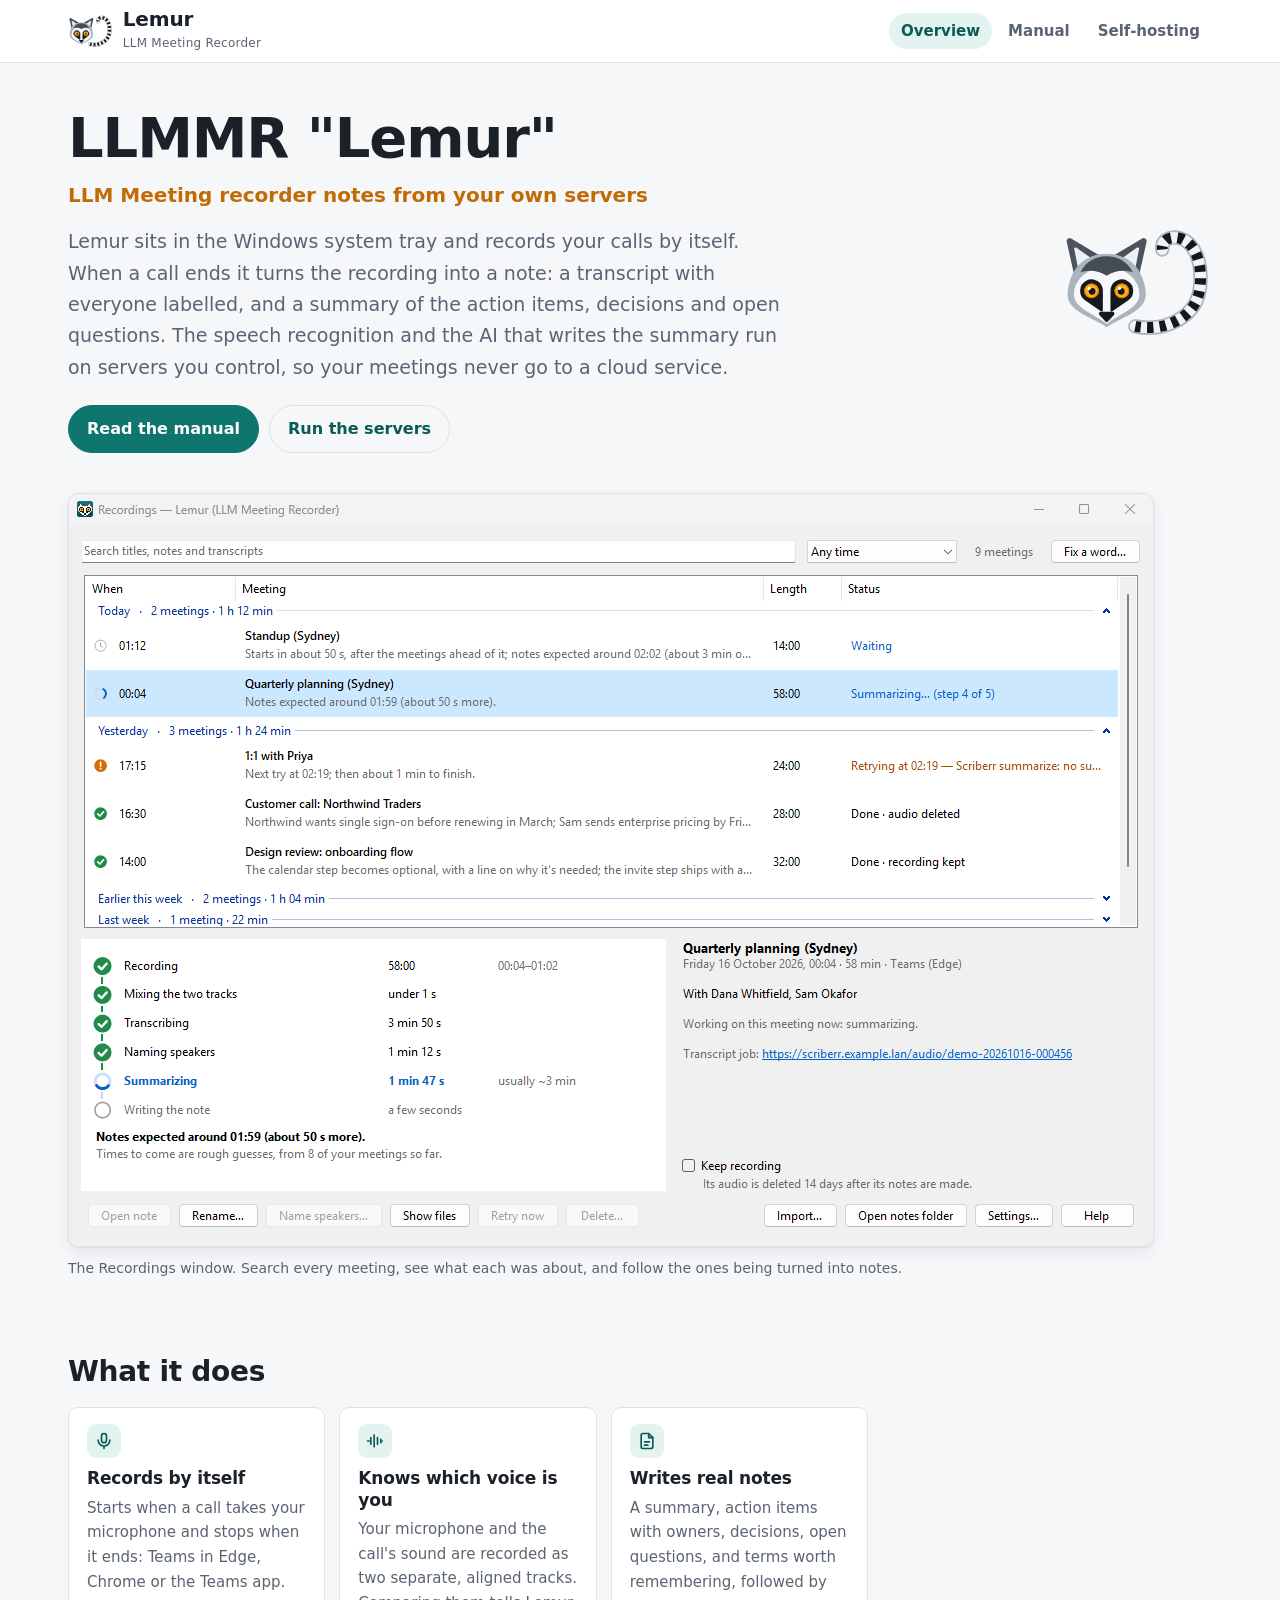
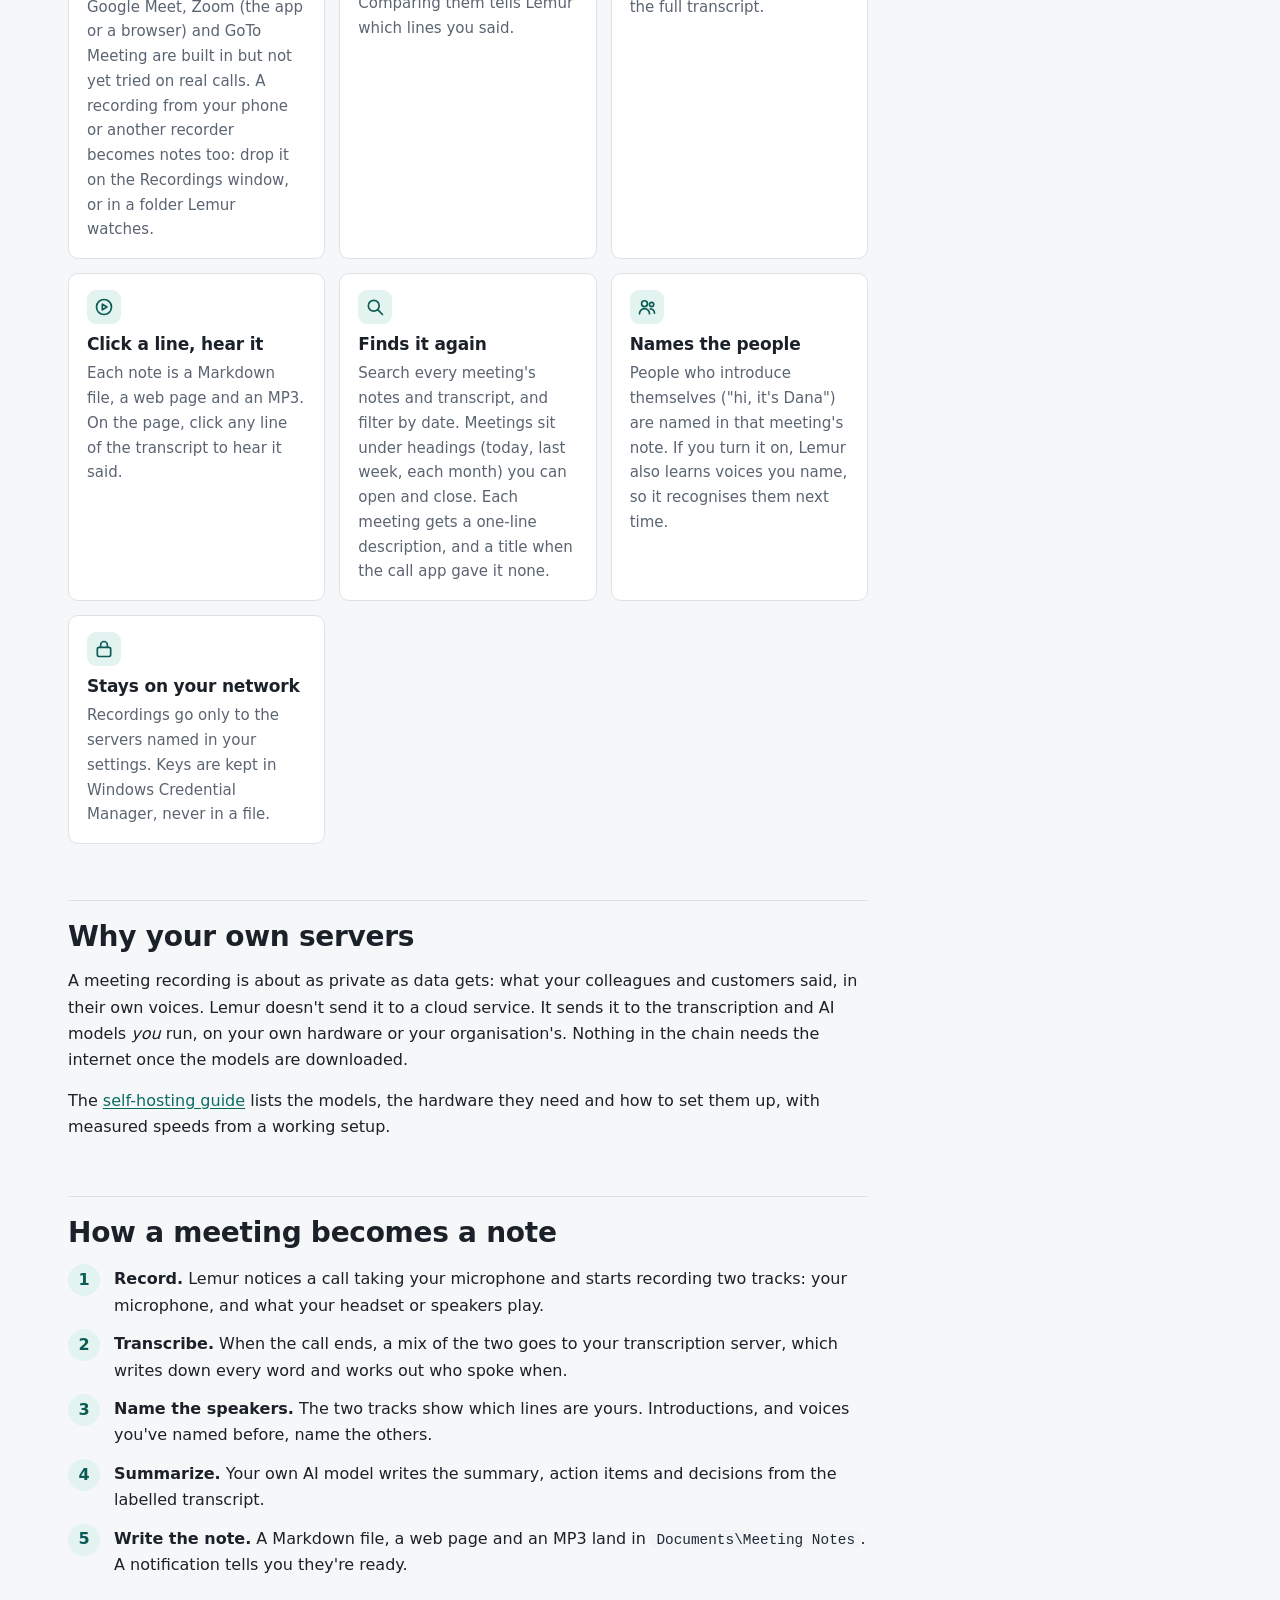
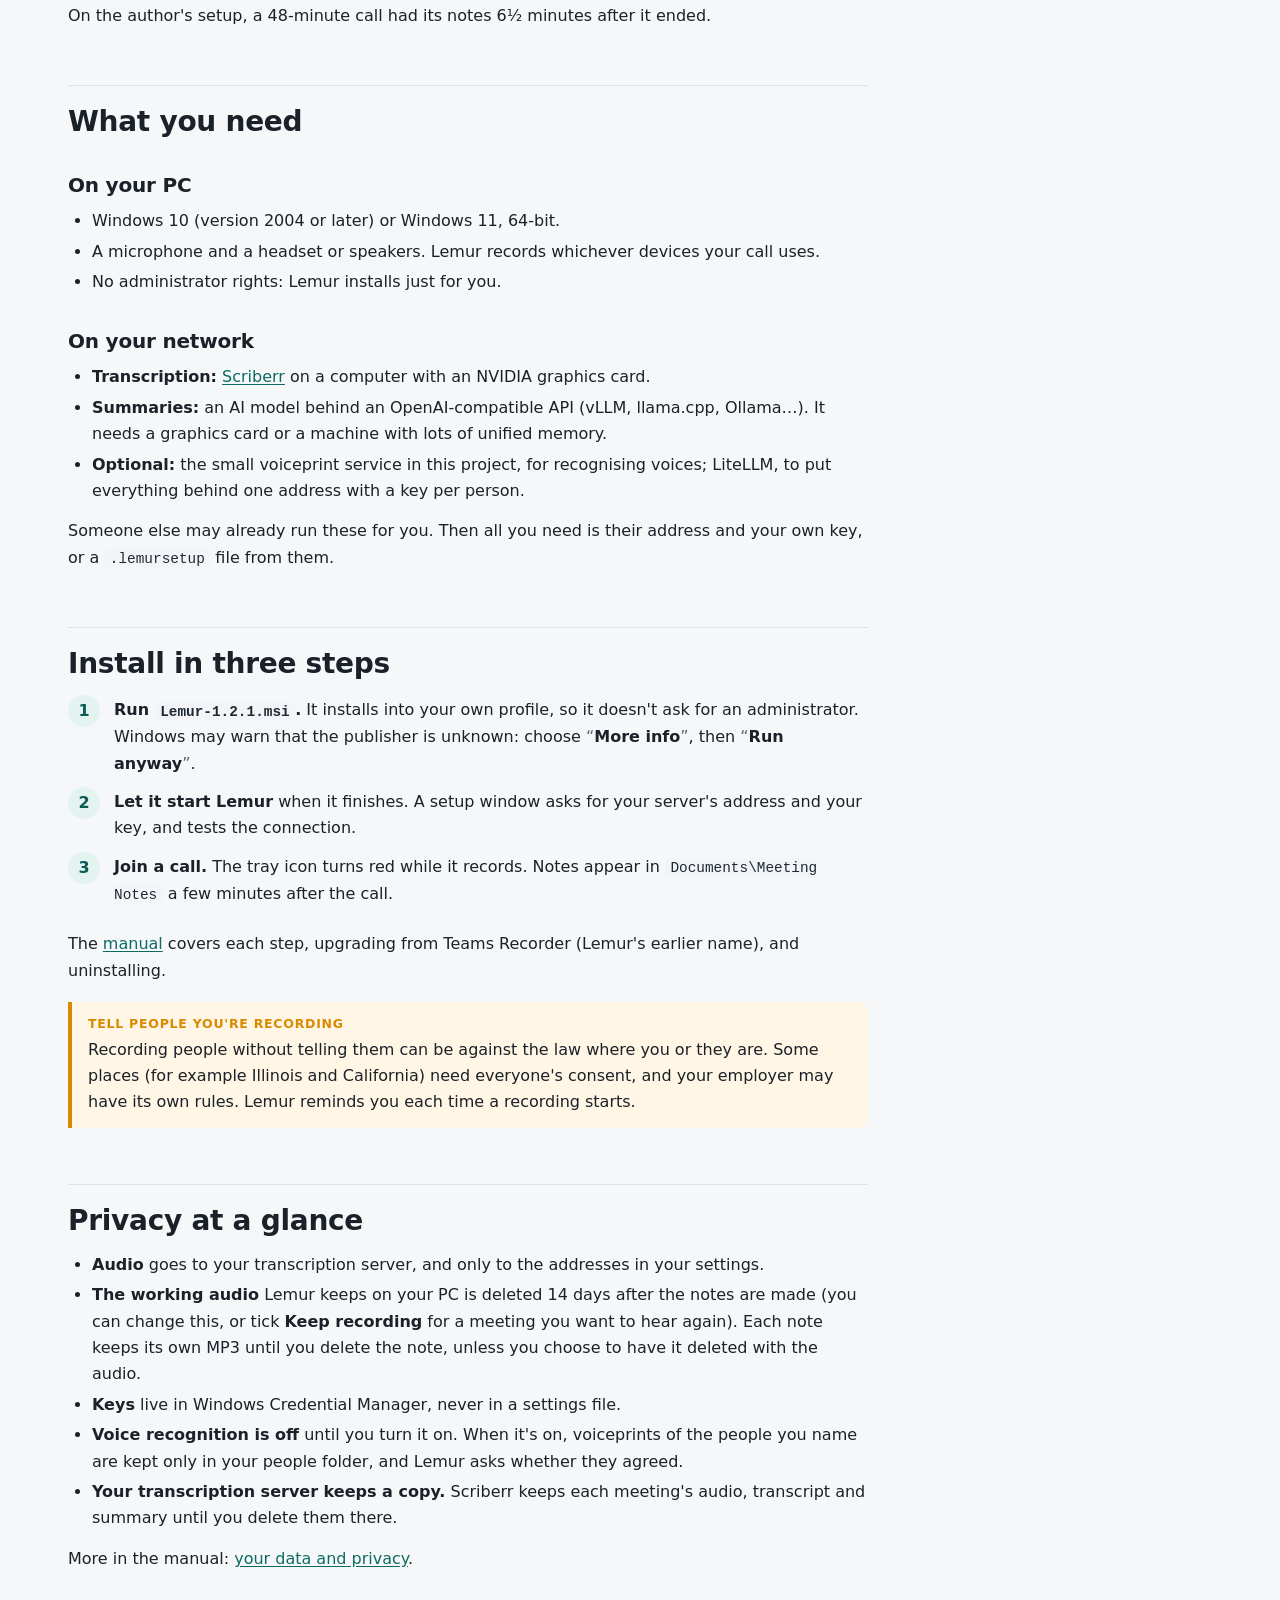
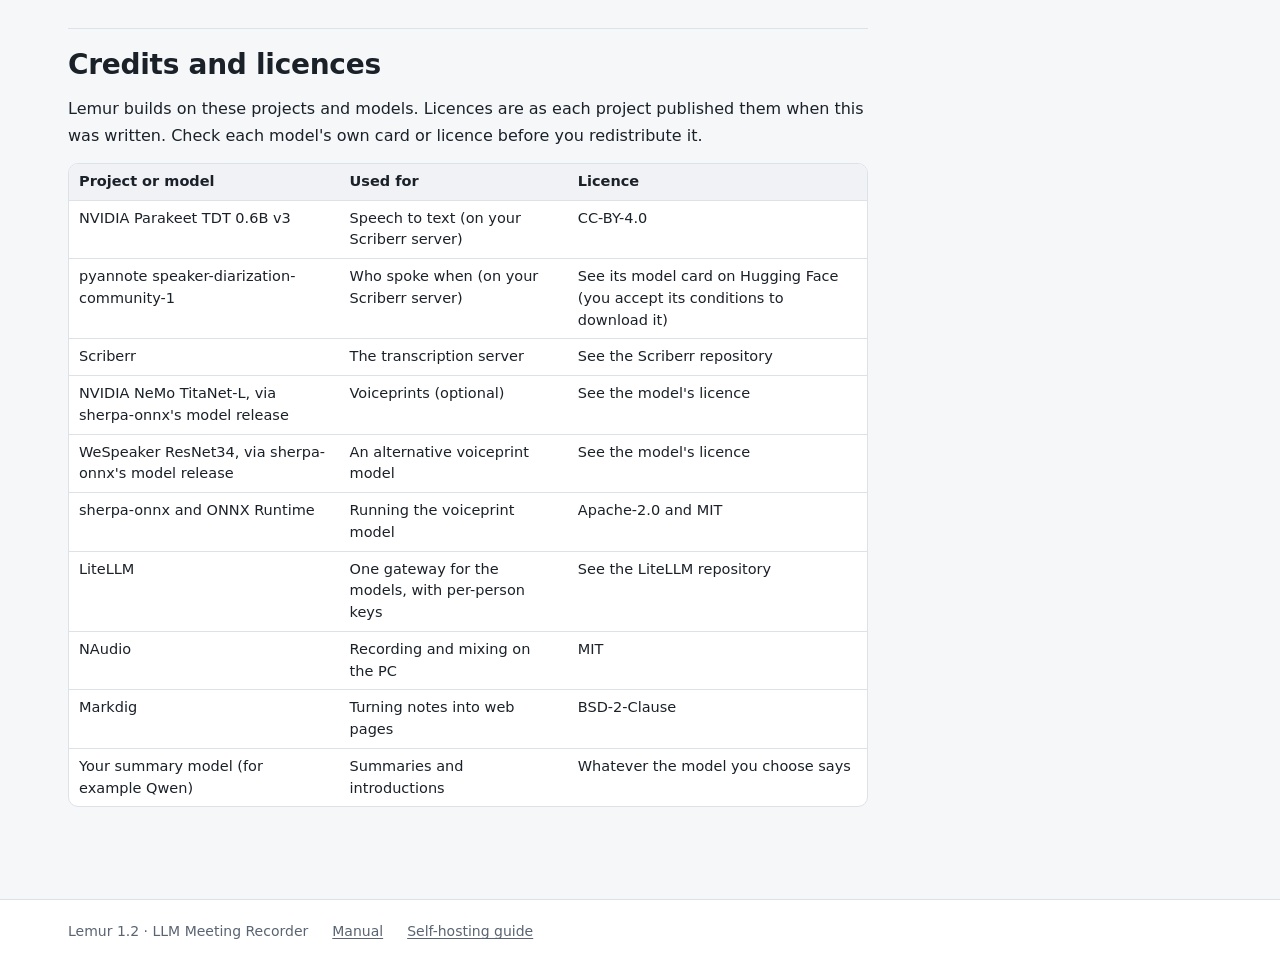
<file: docs/help/index.html>
<!doctype html>
<html lang="en">
<head>
<meta charset="utf-8">
<meta name="viewport" content="width=device-width, initial-scale=1">
<title>Lemur Overview</title>
<meta name="description" content="Lemur, the LLM Meeting Recorder: records your calls and in-person meetings on Windows and turns them into meeting notes on servers you run.">
<link rel="icon" href="img/lemur-icon.svg">
<link rel="stylesheet" href="site.css">
</head>
<body>
<a class="skip-link" href="#main">Skip to content</a>
<header class="site-header">
  <div class="inner">
    <a class="brand" href="index.html">
      <img src="img/lemur-logo.svg" alt="">
      <span><span class="name">Lemur</span><span class="brand-sub">LLM Meeting Recorder</span></span>
    </a>
    <nav class="site-nav" aria-label="Help pages">
      <a href="index.html" aria-current="page">Overview</a>
      <a href="manual.html">Manual</a>
      <a href="self-hosting.html">Self-hosting</a>
    </nav>
  </div>
</header>

<main id="main" class="page">
  <section class="hero">
    <div>
      <h1>LLMMR "Lemur"</h1>
      <p class="subtitle">LLM Meeting recorder notes from your own servers</p>
      <p class="lead">Lemur sits in the Windows system tray and records your calls by itself. When a call ends it turns
        the recording into a note: a transcript with everyone labelled, and a summary of the action items, decisions and
        open questions. The speech recognition and the AI that writes the summary run on servers you control, so your
        meetings never go to a cloud service.</p>
      <div class="actions">
        <a class="btn" href="manual.html">Read the manual</a>
        <a class="btn secondary" href="self-hosting.html">Run the servers</a>
      </div>
    </div>
    <img class="logo-big" src="img/lemur-logo.svg" alt="">
  </section>

  <figure>
    <img src="img/recordings.png" alt="The Recordings window: a search box and date filter over a list of meetings under headings (Today, Yesterday, Earlier this week, Last week), each meeting with its title and a line on what it was about. The selected one is being summarized, and its timeline shows mixing, transcribing and naming speakers done, summarizing in progress, and writing the note still to come.">
    <figcaption>The Recordings window. Search every meeting, see what each was about, and follow the ones being turned into notes.</figcaption>
  </figure>

  <div class="prose">
    <h2 id="features">What it does</h2>
    <div class="cards">
      <div class="card">
        <span class="glyph" aria-hidden="true"><svg viewBox="0 0 24 24" fill="none" stroke="currentColor" stroke-width="2" stroke-linecap="round" stroke-linejoin="round"><rect x="9" y="3" width="6" height="11" rx="3"/><path d="M5 11a7 7 0 0 0 14 0M12 18v3"/></svg></span>
        <h3>Records by itself</h3>
        <p>Starts when a call takes your microphone and stops when it ends: Teams in Edge, Chrome or the Teams app. Google Meet, Zoom (the app or a browser) and GoTo Meeting are built in but not yet tried on real calls. A recording from your phone or another recorder becomes notes too: drop it on the Recordings window, or in a folder Lemur watches.</p>
      </div>
      <div class="card">
        <span class="glyph" aria-hidden="true"><svg viewBox="0 0 24 24" fill="none" stroke="currentColor" stroke-width="2" stroke-linecap="round" stroke-linejoin="round"><path d="M3 12h2M7 8v8M11 5v14M15 8v8M19 10v4M21 12h0"/></svg></span>
        <h3>Knows which voice is you</h3>
        <p>Your microphone and the call's sound are recorded as two separate, aligned tracks. Comparing them tells Lemur which lines you said.</p>
      </div>
      <div class="card">
        <span class="glyph" aria-hidden="true"><svg viewBox="0 0 24 24" fill="none" stroke="currentColor" stroke-width="2" stroke-linecap="round" stroke-linejoin="round"><path d="M14 3H7a2 2 0 0 0-2 2v14a2 2 0 0 0 2 2h10a2 2 0 0 0 2-2V8z"/><path d="M14 3v5h5M9 13h6M9 17h4"/></svg></span>
        <h3>Writes real notes</h3>
        <p>A summary, action items with owners, decisions, open questions, and terms worth remembering, followed by the full transcript.</p>
      </div>
      <div class="card">
        <span class="glyph" aria-hidden="true"><svg viewBox="0 0 24 24" fill="none" stroke="currentColor" stroke-width="2" stroke-linecap="round" stroke-linejoin="round"><circle cx="12" cy="12" r="9"/><path d="M10 8.5v7l5.5-3.5z"/></svg></span>
        <h3>Click a line, hear it</h3>
        <p>Each note is a Markdown file, a web page and an MP3. On the page, click any line of the transcript to hear it said.</p>
      </div>
      <div class="card">
        <span class="glyph" aria-hidden="true"><svg viewBox="0 0 24 24" fill="none" stroke="currentColor" stroke-width="2" stroke-linecap="round" stroke-linejoin="round"><circle cx="10.5" cy="10.5" r="6.5"/><path d="M15.5 15.5L21 21"/></svg></span>
        <h3>Finds it again</h3>
        <p>Search every meeting's notes and transcript, and filter by date. Meetings sit under headings (today, last week,
          each month) you can open and close. Each meeting gets a one-line description, and a title when the call app gave
          it none.</p>
      </div>
      <div class="card">
        <span class="glyph" aria-hidden="true"><svg viewBox="0 0 24 24" fill="none" stroke="currentColor" stroke-width="2" stroke-linecap="round" stroke-linejoin="round"><circle cx="9" cy="8" r="3.5"/><path d="M3 20c0-3.3 2.7-6 6-6s6 2.7 6 6"/><circle cx="17.5" cy="9" r="2.5"/><path d="M16 14.2c2.9.1 5 2.4 5 5.3"/></svg></span>
        <h3>Names the people</h3>
        <p>People who introduce themselves ("hi, it's Dana") are named in that meeting's note. If you turn it on, Lemur also learns voices you name, so it recognises them next time.</p>
      </div>
      <div class="card">
        <span class="glyph" aria-hidden="true"><svg viewBox="0 0 24 24" fill="none" stroke="currentColor" stroke-width="2" stroke-linecap="round" stroke-linejoin="round"><rect x="4" y="10" width="16" height="11" rx="2"/><path d="M8 10V7a4 4 0 0 1 8 0v3"/></svg></span>
        <h3>Stays on your network</h3>
        <p>Recordings go only to the servers named in your settings. Keys are kept in Windows Credential Manager, never in a file.</p>
      </div>
    </div>

    <h2 id="why-local">Why your own servers</h2>
    <p>A meeting recording is about as private as data gets: what your colleagues and customers said, in their own voices.
      Lemur doesn't send it to a cloud service. It sends it to the transcription and AI models <em>you</em> run, on your
      own hardware or your organisation's. Nothing in the chain needs the internet once the models are downloaded.</p>
    <p>The <a href="self-hosting.html">self-hosting guide</a> lists the models, the hardware they need and how to set them
      up, with measured speeds from a working setup.</p>

    <h2 id="how">How a meeting becomes a note</h2>
    <ol class="numbered">
      <li><strong>Record.</strong> Lemur notices a call taking your microphone and starts recording two tracks: your
        microphone, and what your headset or speakers play.</li>
      <li><strong>Transcribe.</strong> When the call ends, a mix of the two goes to your transcription server, which writes
        down every word and works out who spoke when.</li>
      <li><strong>Name the speakers.</strong> The two tracks show which lines are yours. Introductions, and voices you've
        named before, name the others.</li>
      <li><strong>Summarize.</strong> Your own AI model writes the summary, action items and decisions from the labelled transcript.</li>
      <li><strong>Write the note.</strong> A Markdown file, a web page and an MP3 land in <code>Documents\Meeting Notes</code>.
        A notification tells you they're ready.</li>
    </ol>
    <p>On the author's setup, a 48-minute call had its notes 6½ minutes after it ended.</p>

    <h2 id="requirements">What you need</h2>
    <h3>On your PC</h3>
    <ul>
      <li>Windows 10 (version 2004 or later) or Windows 11, 64-bit.</li>
      <li>A microphone and a headset or speakers. Lemur records whichever devices your call uses.</li>
      <li>No administrator rights: Lemur installs just for you.</li>
    </ul>
    <h3>On your network</h3>
    <ul>
      <li><strong>Transcription:</strong> <a href="self-hosting.html#scriberr">Scriberr</a> on a computer with an NVIDIA graphics card.</li>
      <li><strong>Summaries:</strong> an AI model behind an OpenAI-compatible API (vLLM, llama.cpp, Ollama…). It needs a
        graphics card or a machine with lots of unified memory.</li>
      <li><strong>Optional:</strong> the small voiceprint service in this project, for recognising voices; LiteLLM, to put
        everything behind one address with a key per person.</li>
    </ul>
    <p>Someone else may already run these for you. Then all you need is their address and your own key, or a
      <code>.lemursetup</code> file from them.</p>

    <h2 id="install">Install in three steps</h2>
    <ol class="numbered">
      <li><strong>Run <code>Lemur-1.2.1.msi</code>.</strong> It installs into your own profile, so it doesn't ask for an
        administrator. Windows may warn that the publisher is unknown: choose <span class="ui">More info</span>, then
        <span class="ui">Run anyway</span>.</li>
      <li><strong>Let it start Lemur</strong> when it finishes. A setup window asks for your server's address and your key,
        and tests the connection.</li>
      <li><strong>Join a call.</strong> The tray icon turns red while it records. Notes appear in
        <code>Documents\Meeting Notes</code> a few minutes after the call.</li>
    </ol>
    <p>The <a href="manual.html#install">manual</a> covers each step, upgrading from Teams Recorder (Lemur's earlier name),
      and uninstalling.</p>

    <div class="callout warn">
      <span class="label">Tell people you're recording</span>
      <p>Recording people without telling them can be against the law where you or they are. Some places (for example
        Illinois and California) need everyone's consent, and your employer may have its own rules. Lemur reminds you each
        time a recording starts.</p>
    </div>

    <h2 id="privacy">Privacy at a glance</h2>
    <ul>
      <li><strong>Audio</strong> goes to your transcription server, and only to the addresses in your settings.</li>
      <li><strong>The working audio</strong> Lemur keeps on your PC is deleted 14 days after the notes are made (you can
        change this, or tick <strong>Keep recording</strong> for a meeting you want to hear again). Each note keeps its own
        MP3 until you delete the note, unless you choose to have it deleted with the audio.</li>
      <li><strong>Keys</strong> live in Windows Credential Manager, never in a settings file.</li>
      <li><strong>Voice recognition is off</strong> until you turn it on. When it's on, voiceprints of the people you name
        are kept only in your people folder, and Lemur asks whether they agreed.</li>
      <li><strong>Your transcription server keeps a copy.</strong> Scriberr keeps each meeting's audio, transcript and summary
        until you delete them there.</li>
    </ul>
    <p>More in the manual: <a href="manual.html#privacy">your data and privacy</a>.</p>

    <h2 id="credits">Credits and licences</h2>
    <p>Lemur builds on these projects and models. Licences are as each project published them when this was written.
      Check each model's own card or licence before you redistribute it.</p>
    <div class="table-wrap">
      <table class="compact">
        <thead><tr><th>Project or model</th><th>Used for</th><th>Licence</th></tr></thead>
        <tbody>
          <tr><td>NVIDIA Parakeet TDT 0.6B v3</td><td>Speech to text (on your Scriberr server)</td><td>CC-BY-4.0</td></tr>
          <tr><td>pyannote speaker-diarization-community-1</td><td>Who spoke when (on your Scriberr server)</td><td>See its model card on Hugging Face (you accept its conditions to download it)</td></tr>
          <tr><td>Scriberr</td><td>The transcription server</td><td>See the Scriberr repository</td></tr>
          <tr><td>NVIDIA NeMo TitaNet-L, via sherpa-onnx's model release</td><td>Voiceprints (optional)</td><td>See the model's licence</td></tr>
          <tr><td>WeSpeaker ResNet34, via sherpa-onnx's model release</td><td>An alternative voiceprint model</td><td>See the model's licence</td></tr>
          <tr><td>sherpa-onnx and ONNX Runtime</td><td>Running the voiceprint model</td><td>Apache-2.0 and MIT</td></tr>
          <tr><td>LiteLLM</td><td>One gateway for the models, with per-person keys</td><td>See the LiteLLM repository</td></tr>
          <tr><td>NAudio</td><td>Recording and mixing on the PC</td><td>MIT</td></tr>
          <tr><td>Markdig</td><td>Turning notes into web pages</td><td>BSD-2-Clause</td></tr>
          <tr><td>Your summary model (for example Qwen)</td><td>Summaries and introductions</td><td>Whatever the model you choose says</td></tr>
        </tbody>
      </table>
    </div>
  </div>
</main>

<footer class="site-footer">
  <div class="inner">
    <span>Lemur 1.2 · LLM Meeting Recorder</span>
    <a href="manual.html">Manual</a>
    <a href="self-hosting.html">Self-hosting guide</a>
  </div>
</footer>
</body>
</html>
</file>
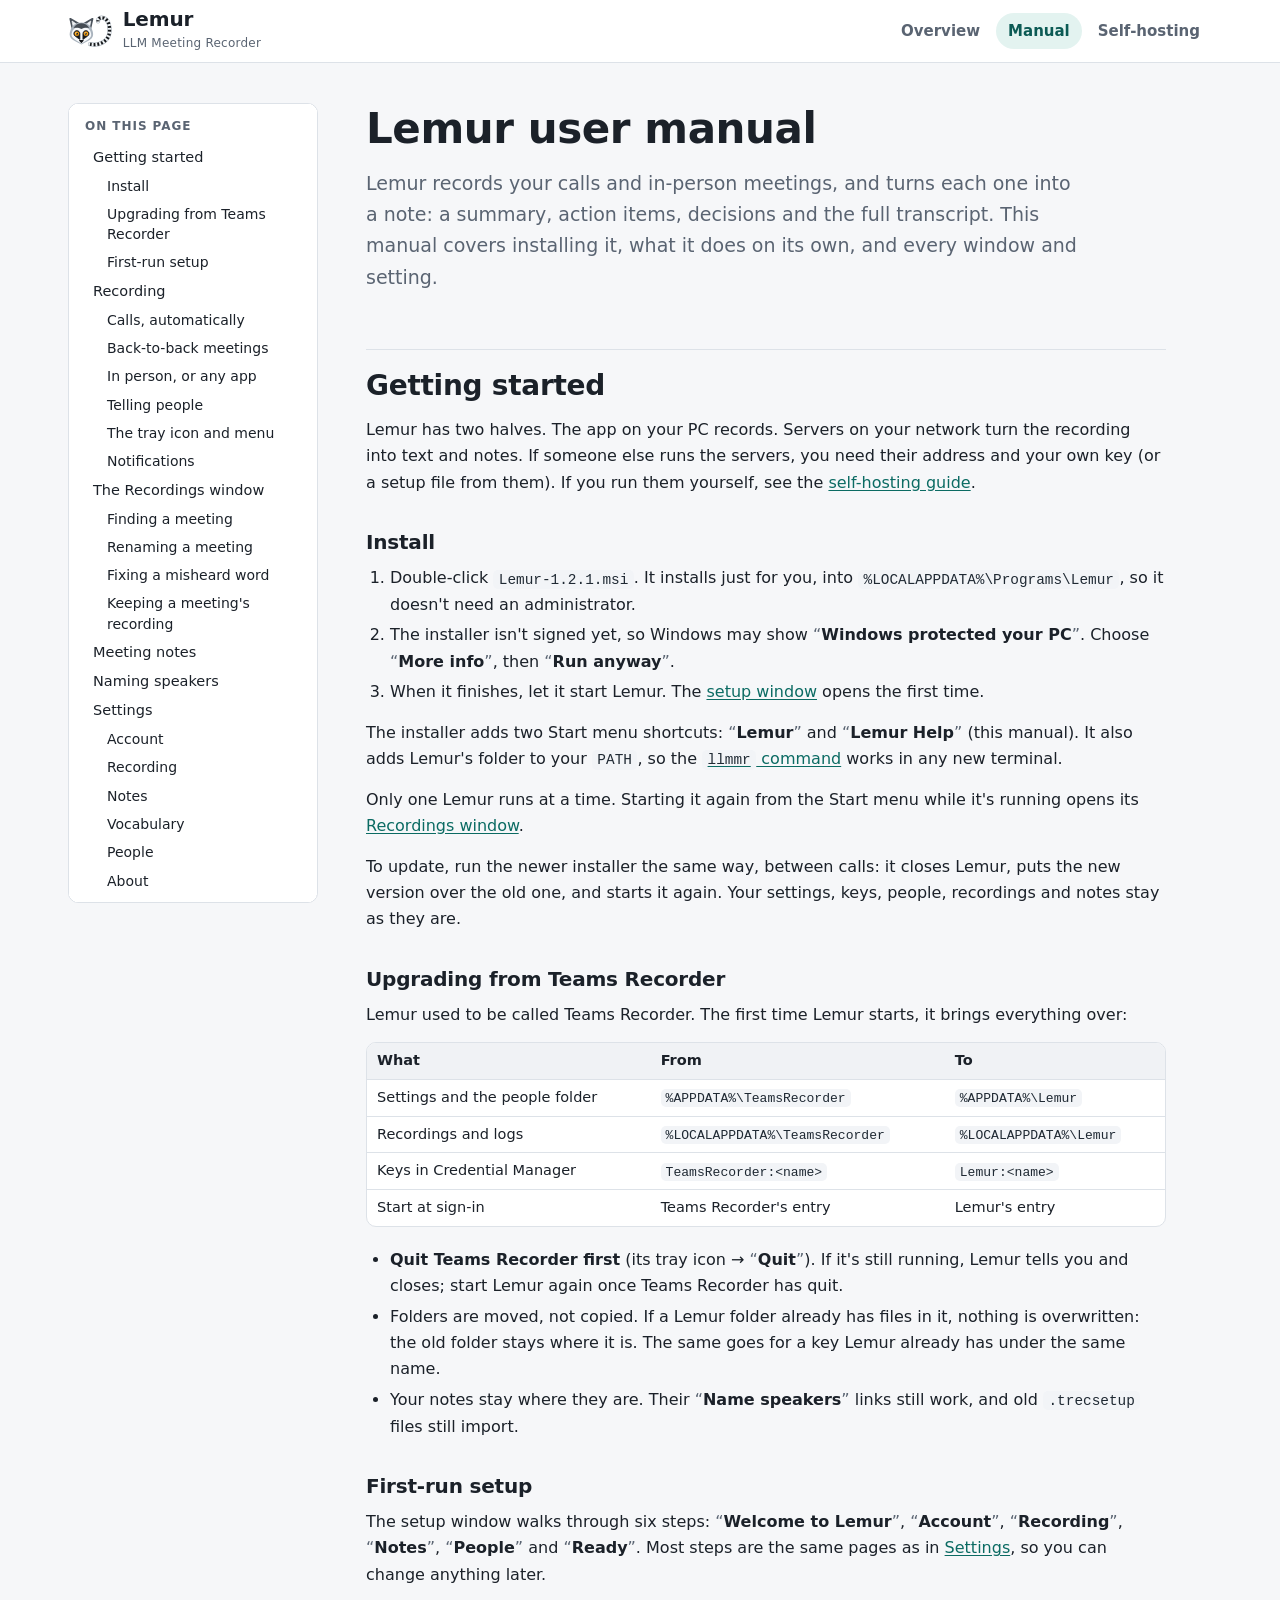
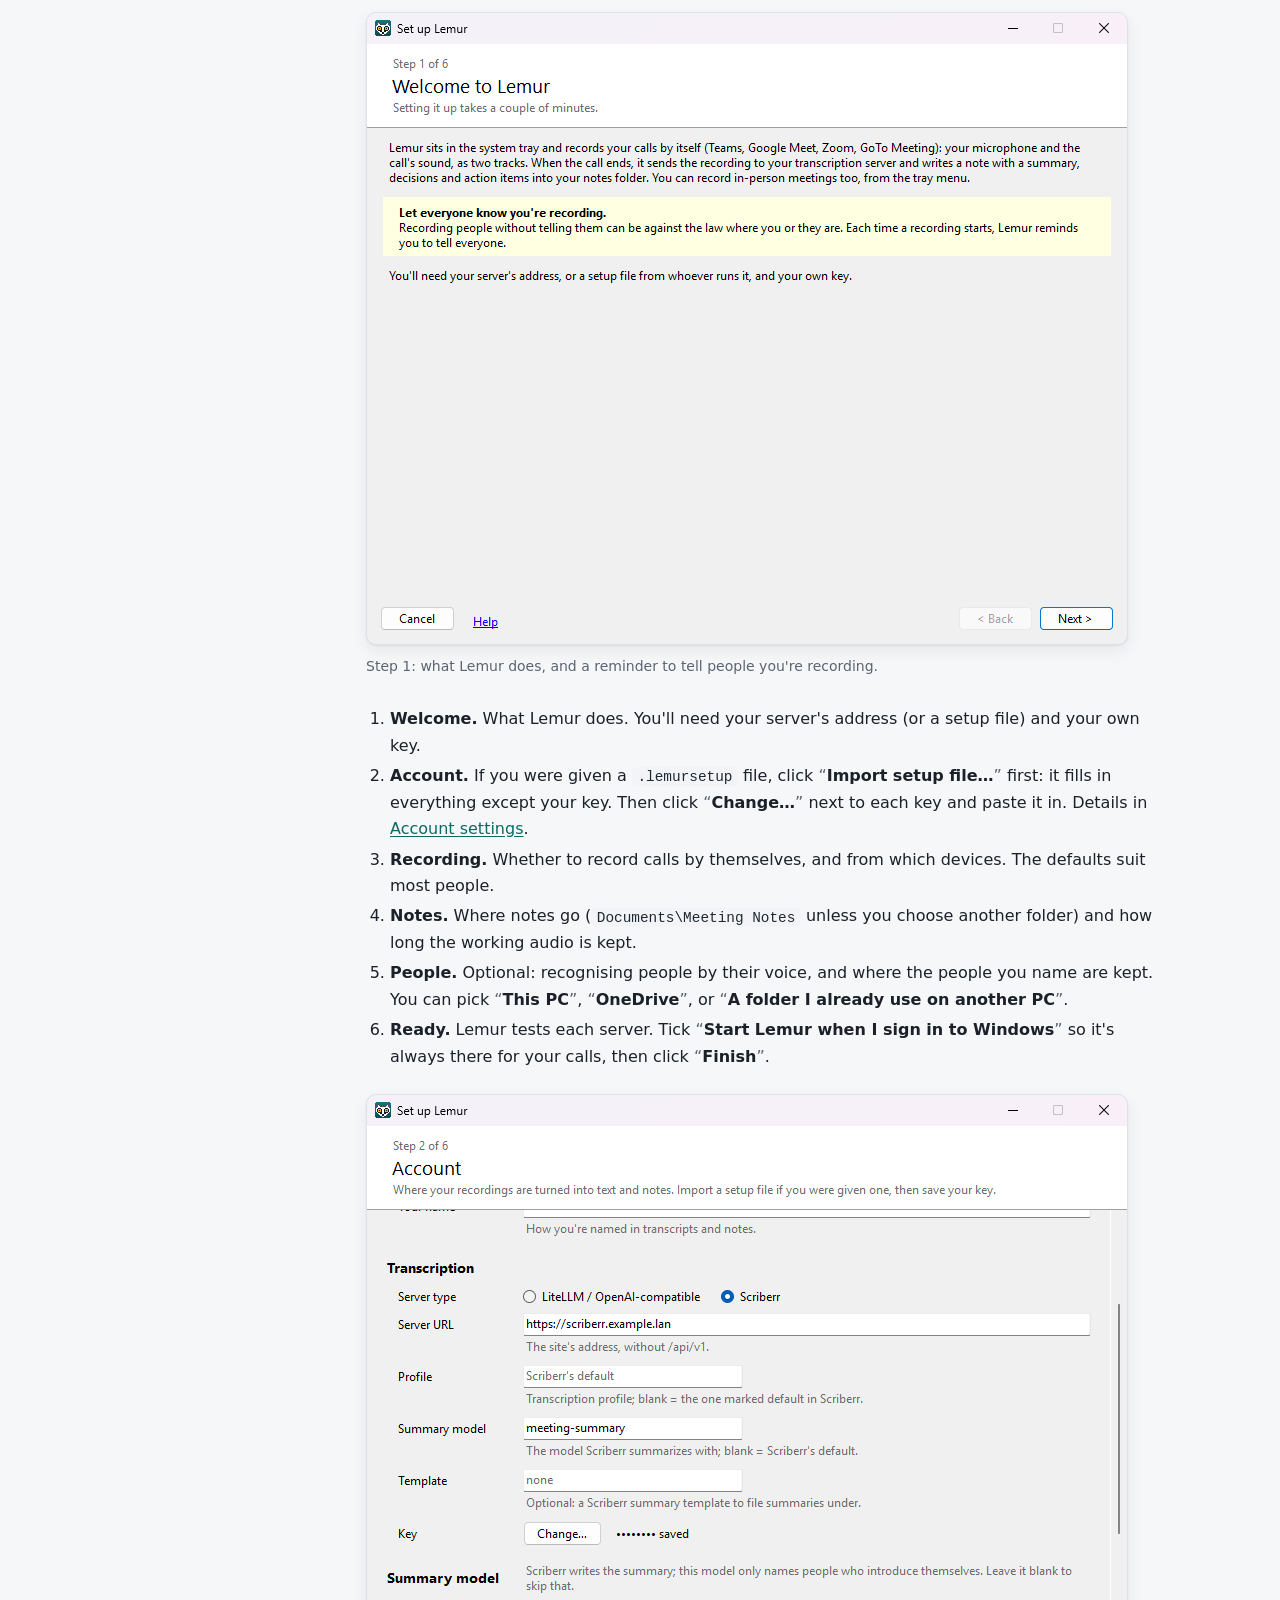
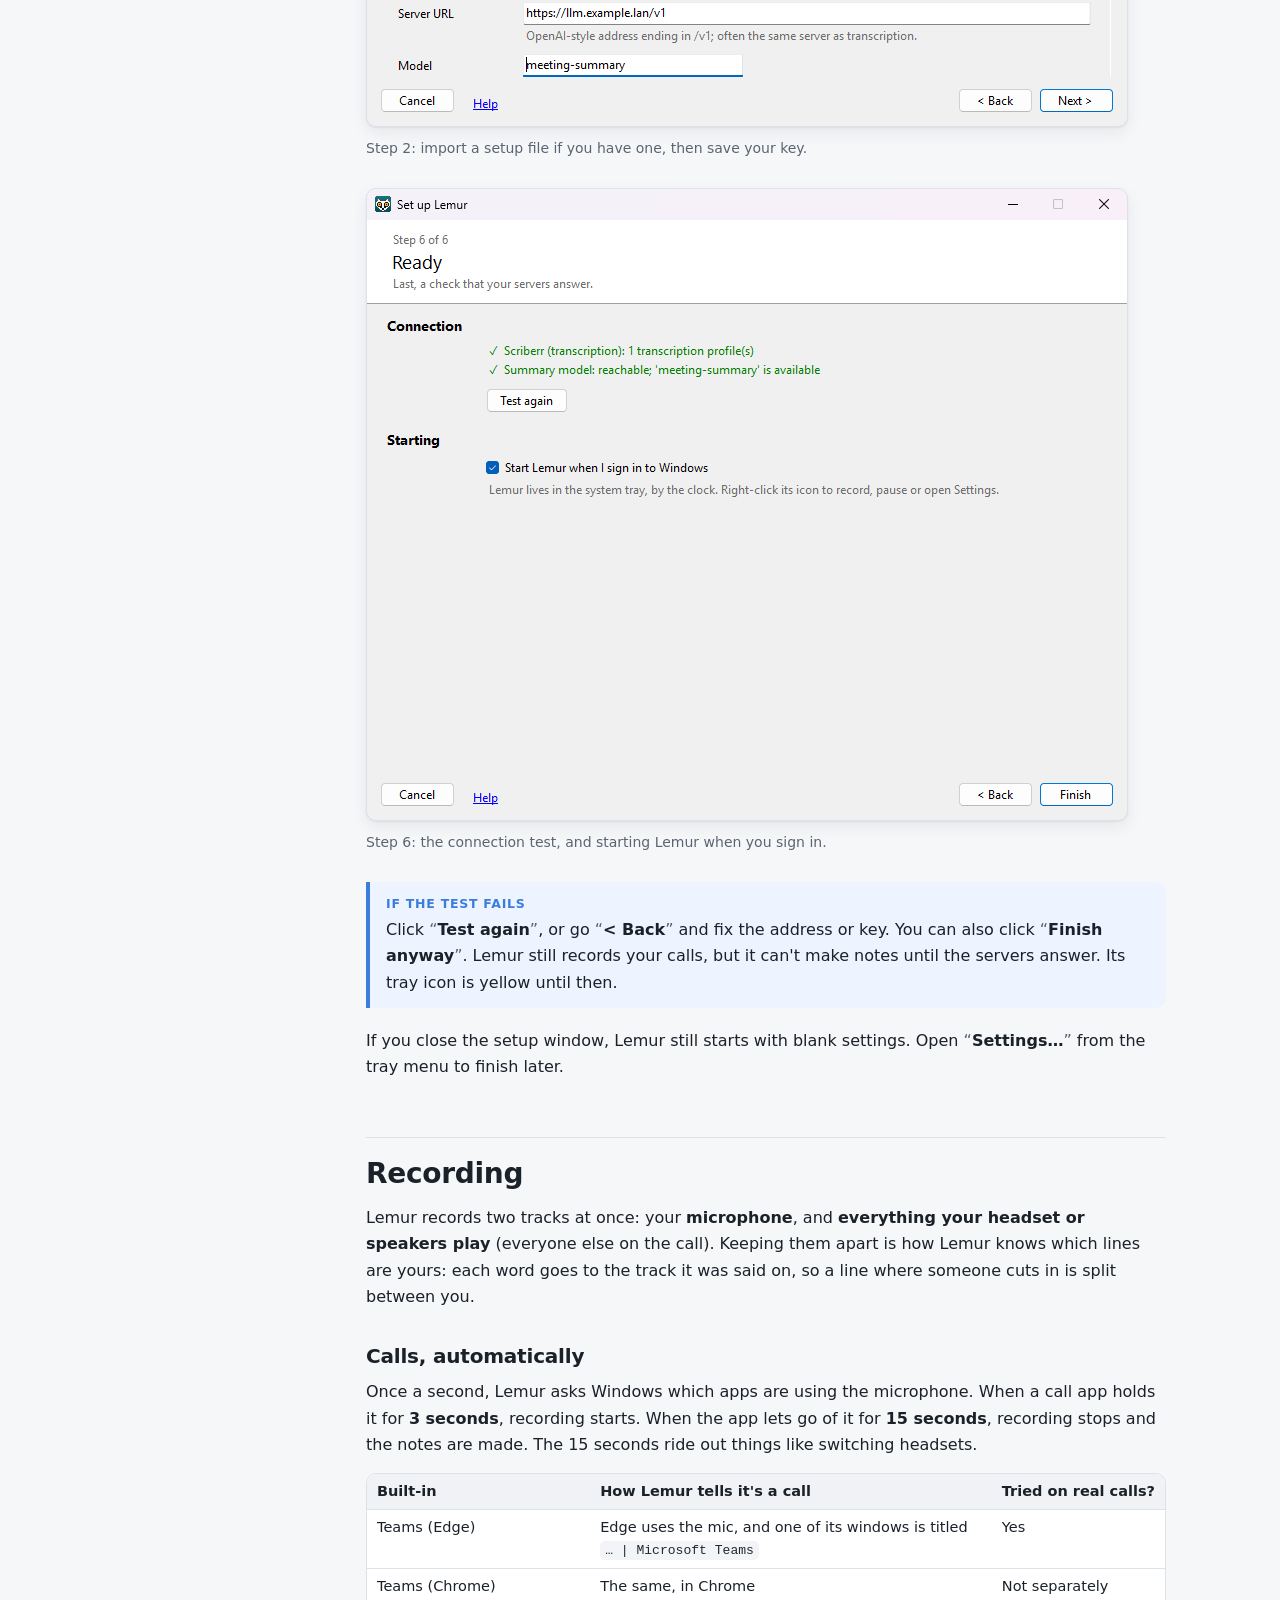
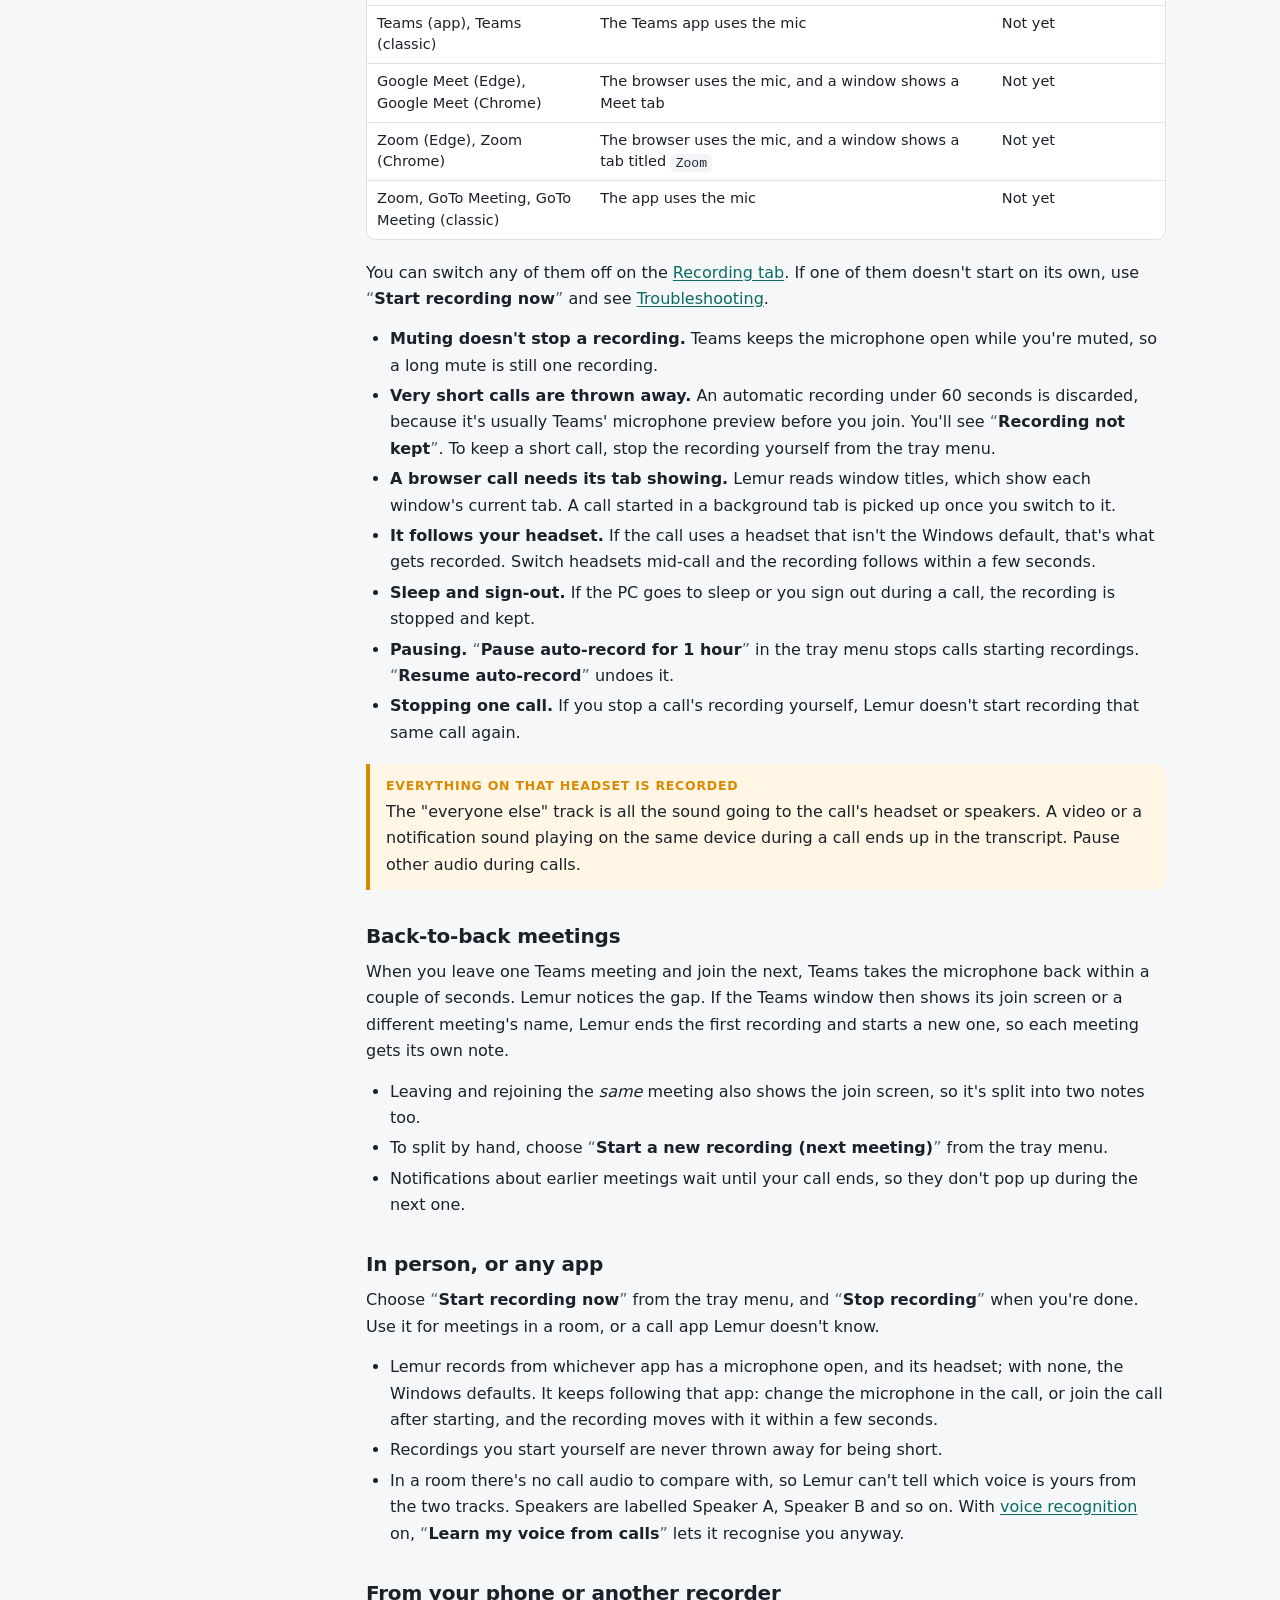
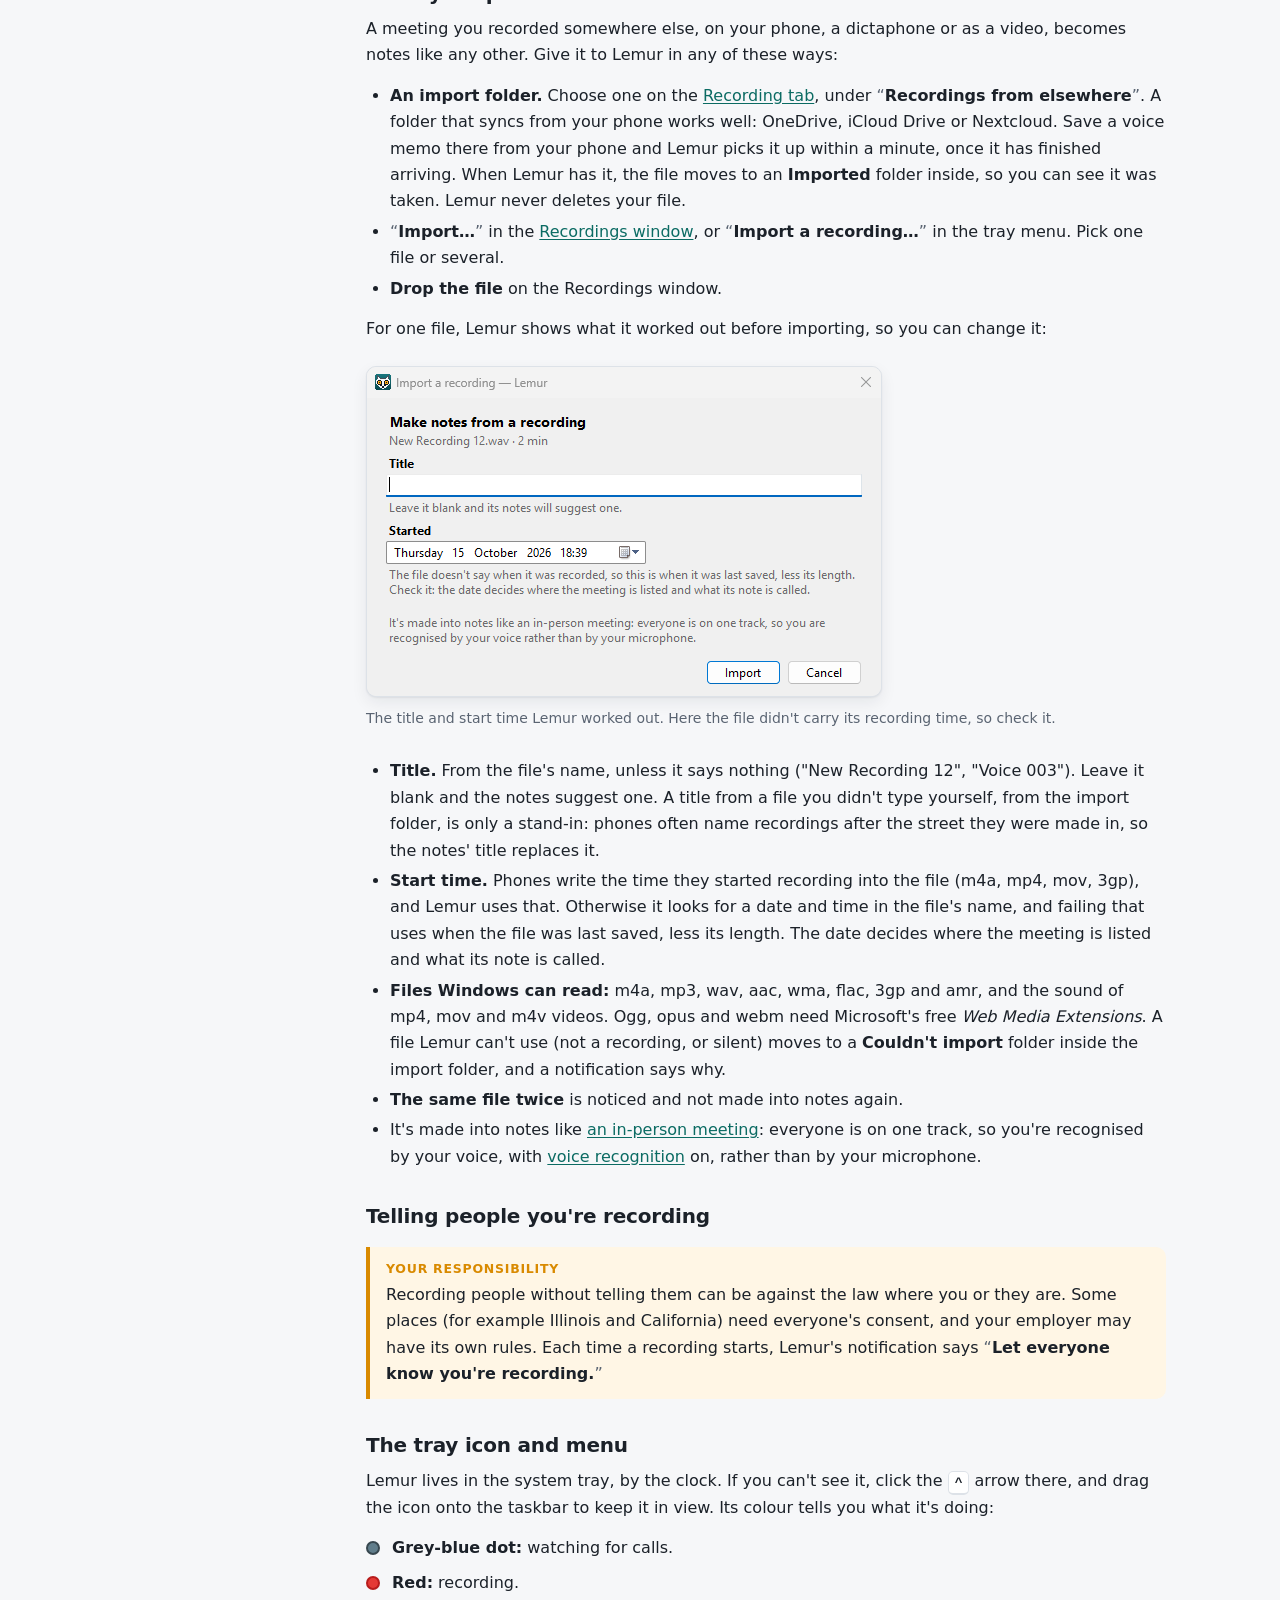
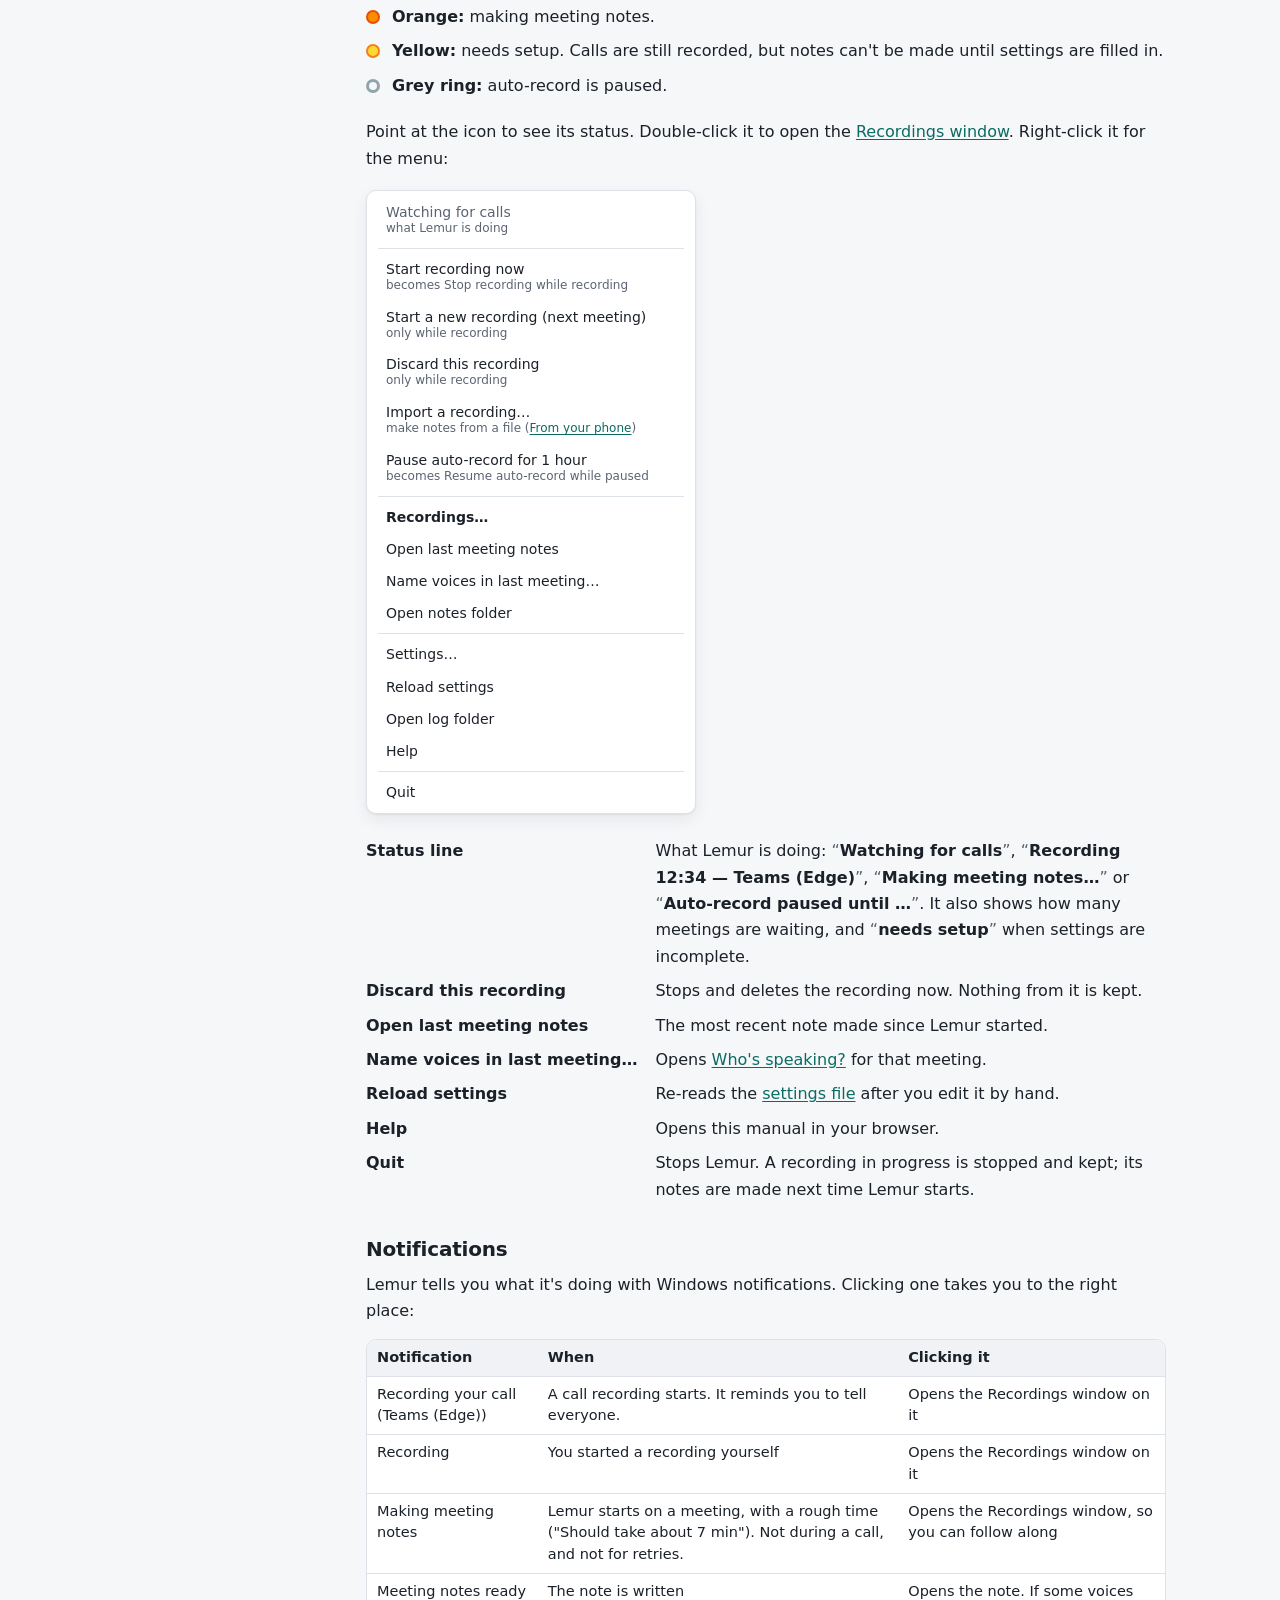
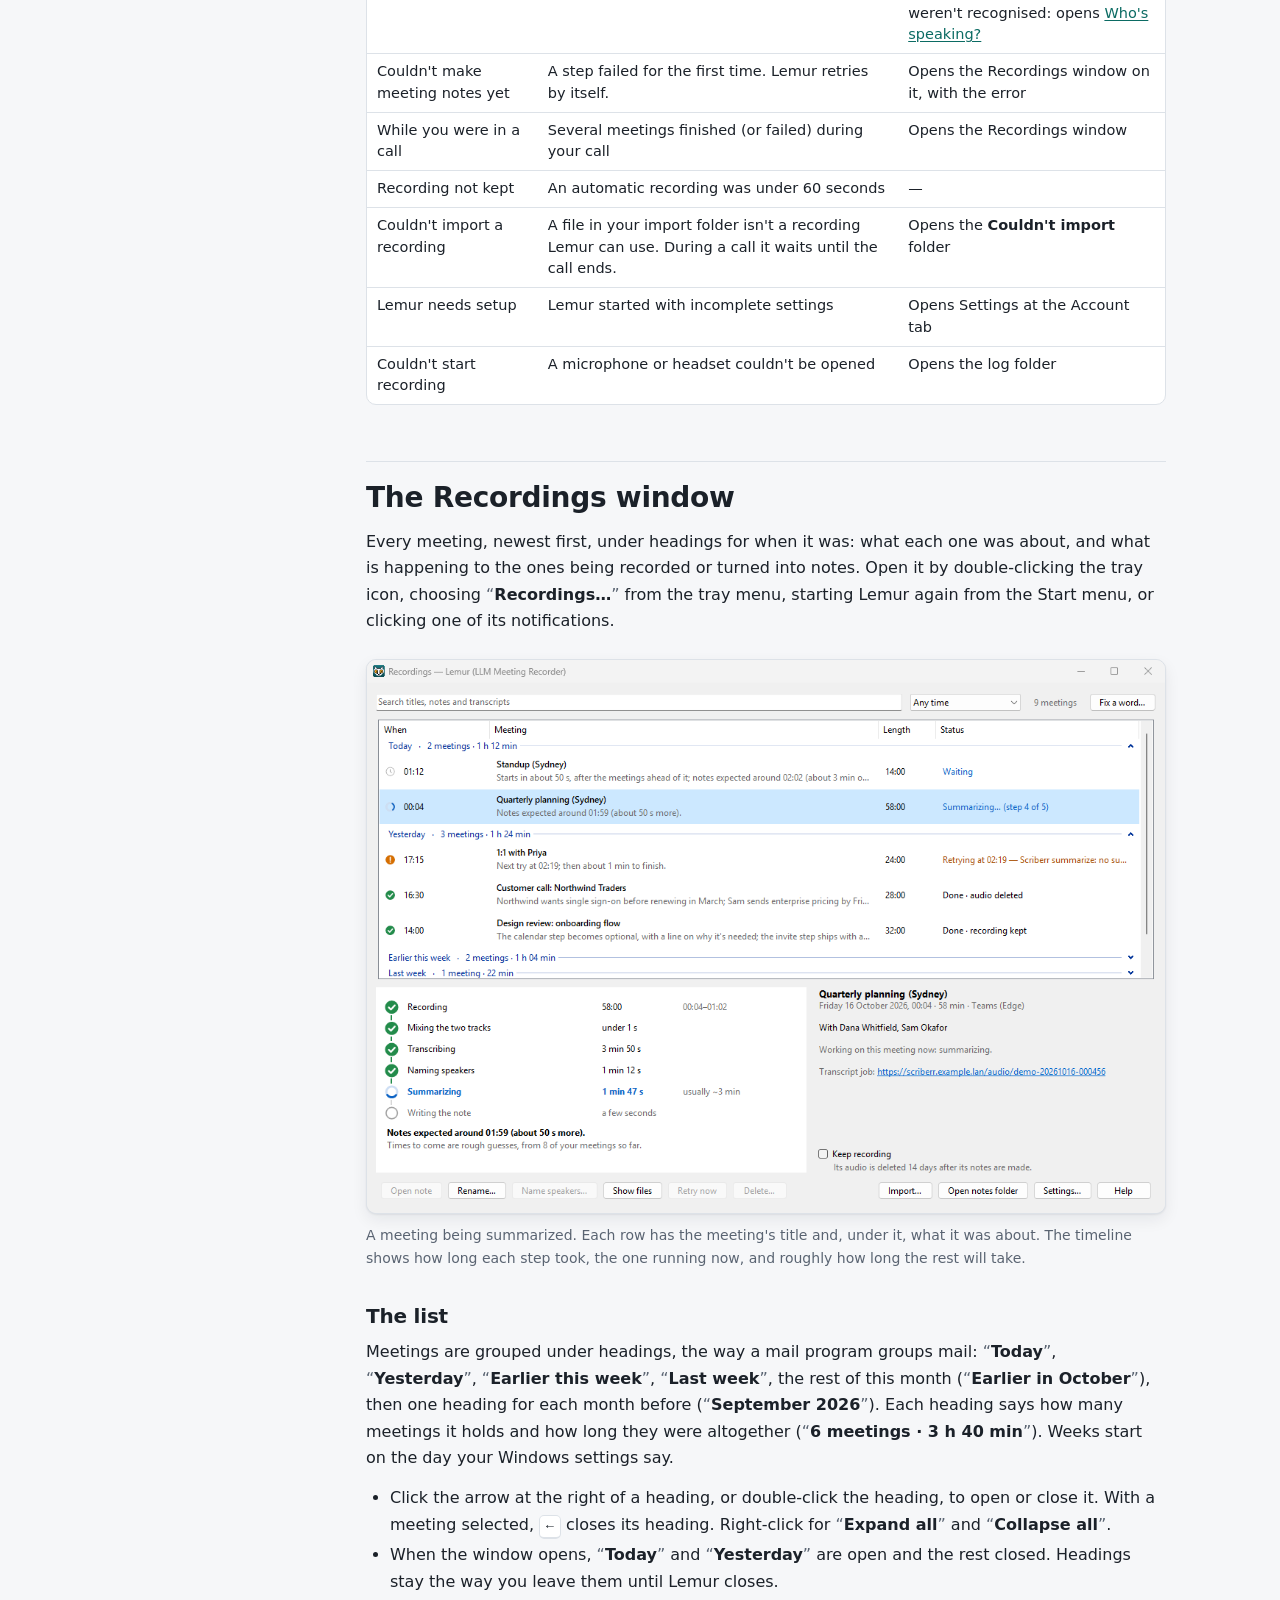
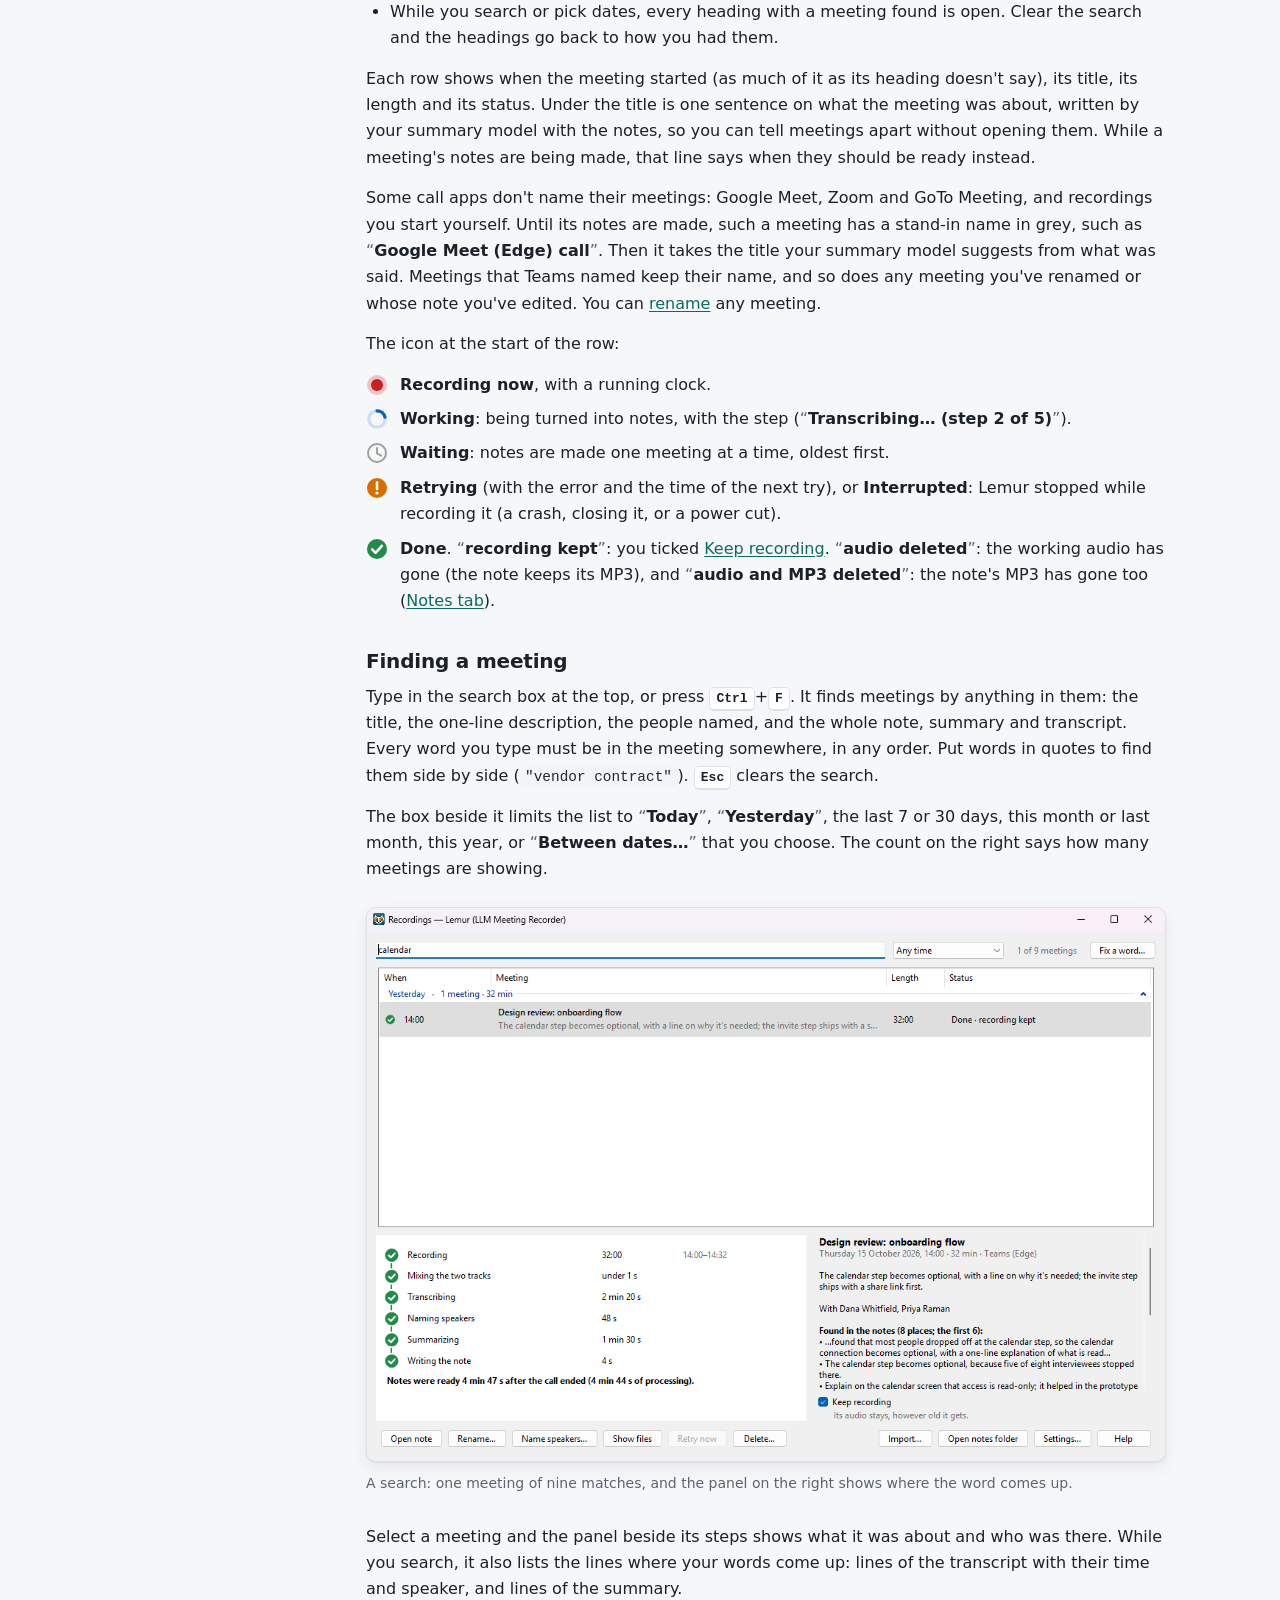
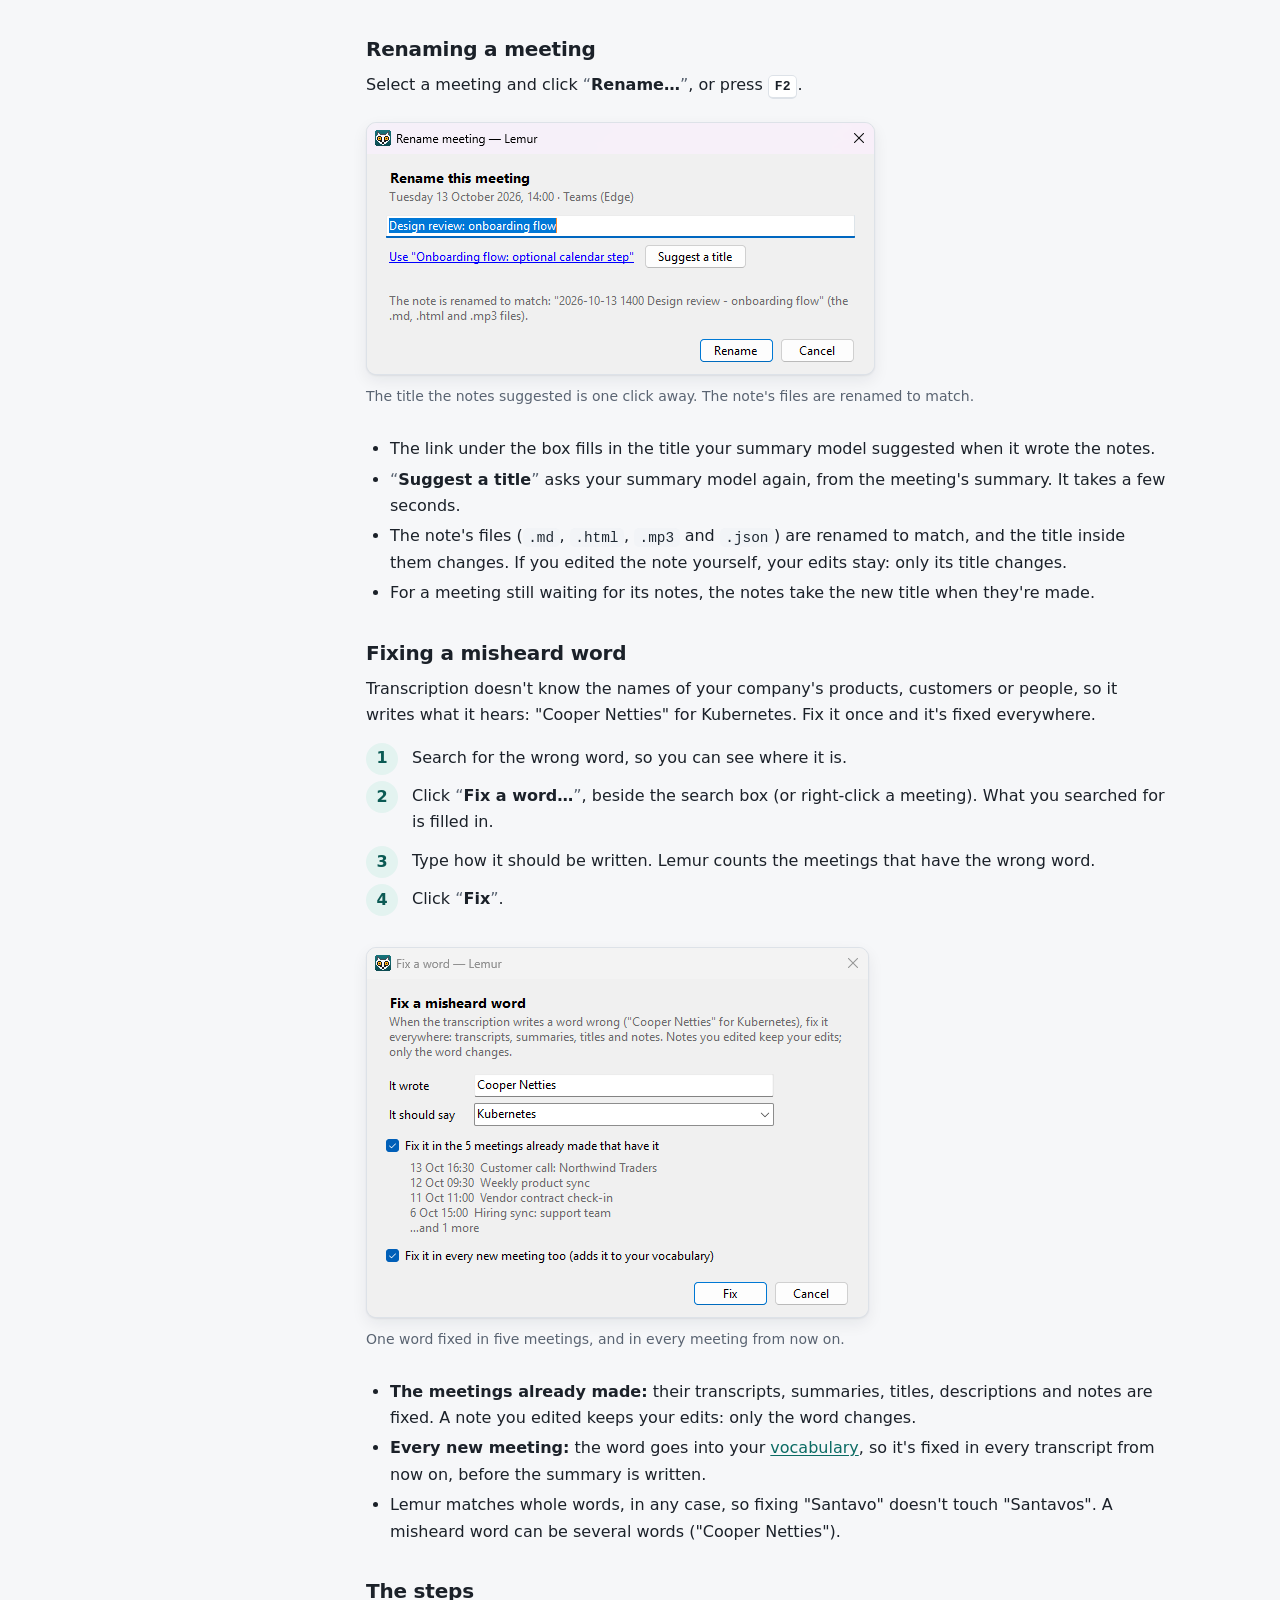
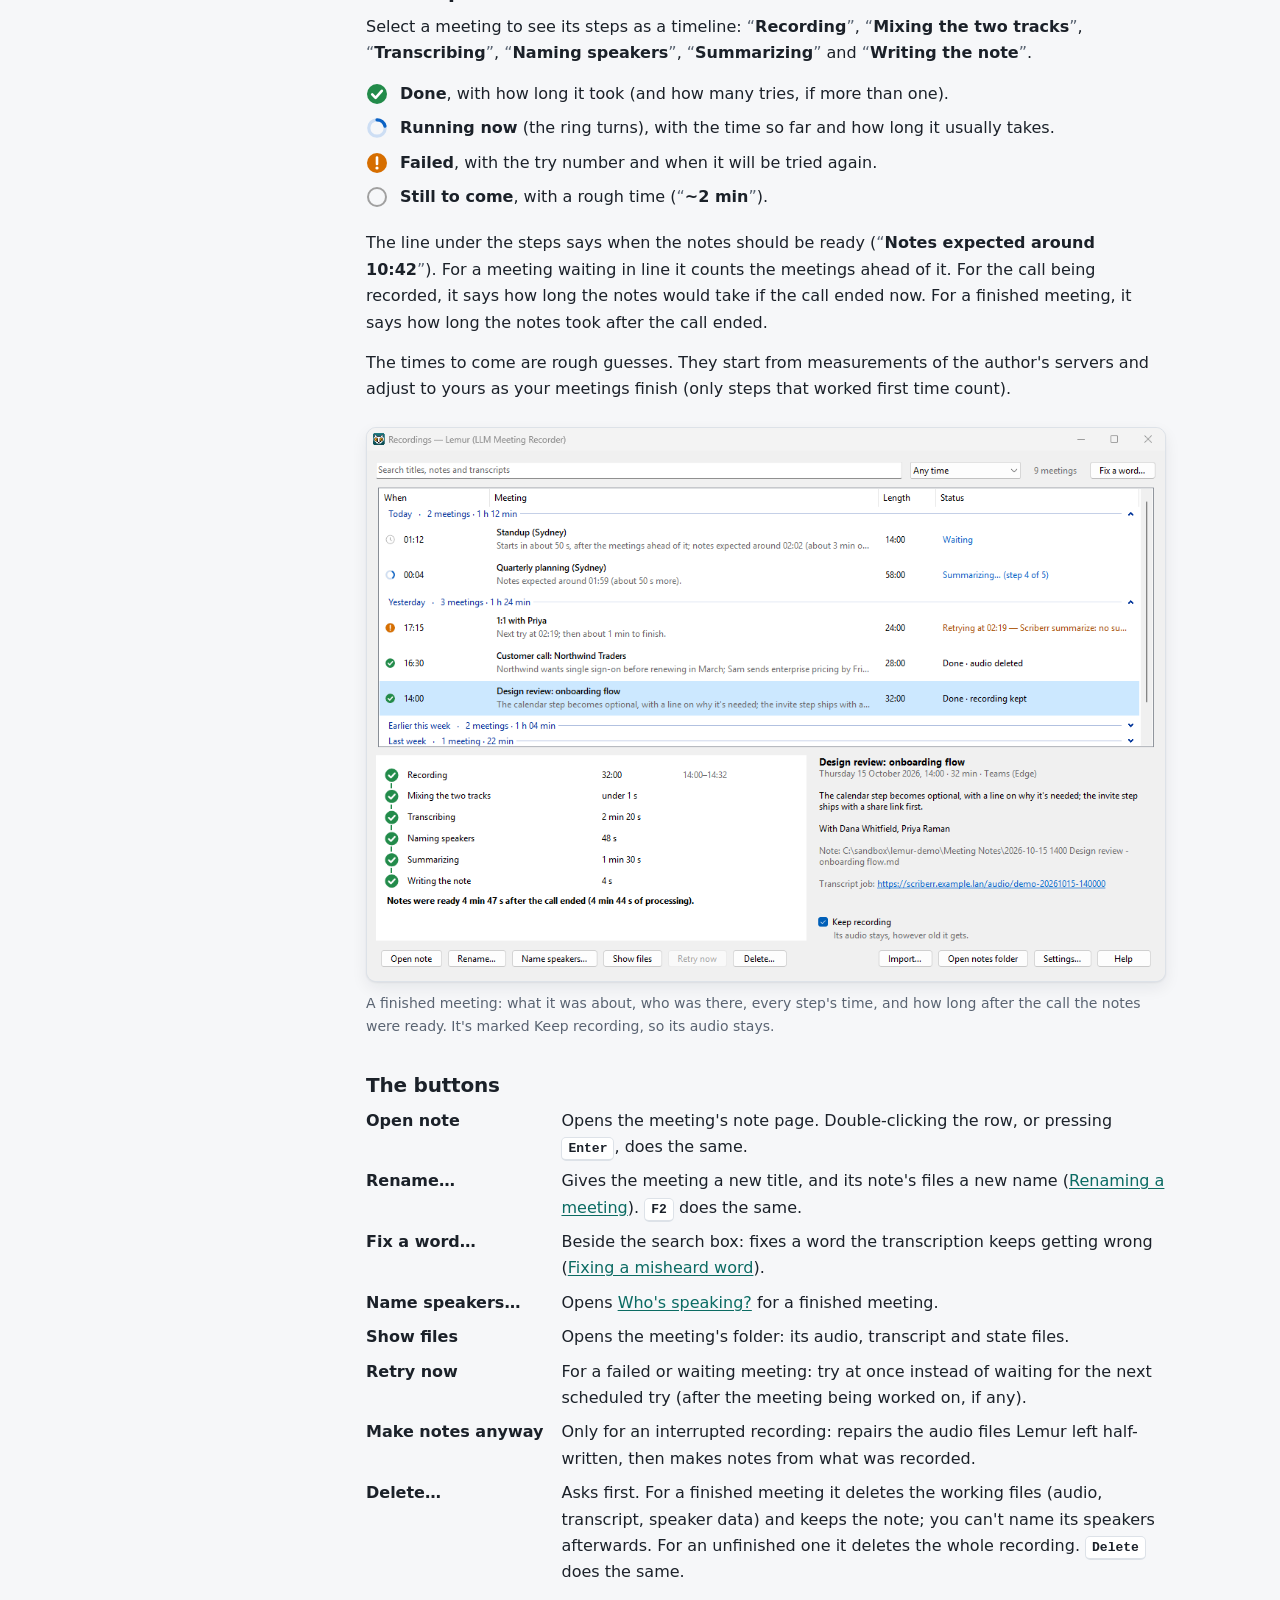
<file: docs/help/manual.html>
<!doctype html>
<html lang="en">
<head>
<meta charset="utf-8">
<meta name="viewport" content="width=device-width, initial-scale=1">
<title>Lemur User Manual</title>
<meta name="description" content="How to install, set up and use Lemur, the LLM Meeting Recorder for Windows.">
<link rel="icon" href="img/lemur-icon.svg">
<link rel="stylesheet" href="site.css">
</head>
<body>
<a class="skip-link" href="#main">Skip to content</a>
<header class="site-header">
  <div class="inner">
    <a class="brand" href="index.html">
      <img src="img/lemur-logo.svg" alt="">
      <span><span class="name">Lemur</span><span class="brand-sub">LLM Meeting Recorder</span></span>
    </a>
    <nav class="site-nav" aria-label="Help pages">
      <a href="index.html">Overview</a>
      <a href="manual.html" aria-current="page">Manual</a>
      <a href="self-hosting.html">Self-hosting</a>
    </nav>
  </div>
</header>

<div class="page with-toc">
  <nav class="toc" aria-label="On this page">
    <p class="toc-title">On this page</p>
    <ol>
      <li><a href="#getting-started">Getting started</a>
        <ol>
          <li><a href="#install">Install</a></li>
          <li><a href="#upgrading">Upgrading from Teams Recorder</a></li>
          <li><a href="#setup">First-run setup</a></li>
        </ol>
      </li>
      <li><a href="#recording">Recording</a>
        <ol>
          <li><a href="#automatic">Calls, automatically</a></li>
          <li><a href="#back-to-back">Back-to-back meetings</a></li>
          <li><a href="#manual-recording">In person, or any app</a></li>
          <li><a href="#consent">Telling people</a></li>
          <li><a href="#tray">The tray icon and menu</a></li>
          <li><a href="#notifications">Notifications</a></li>
        </ol>
      </li>
      <li><a href="#recordings">The Recordings window</a>
        <ol>
          <li><a href="#finding">Finding a meeting</a></li>
          <li><a href="#renaming">Renaming a meeting</a></li>
          <li><a href="#fix-word">Fixing a misheard word</a></li>
          <li><a href="#keep-recording">Keeping a meeting's recording</a></li>
        </ol>
      </li>
      <li><a href="#notes">Meeting notes</a></li>
      <li><a href="#naming">Naming speakers</a></li>
      <li><a href="#settings">Settings</a>
        <ol>
          <li><a href="#settings-account">Account</a></li>
          <li><a href="#settings-recording">Recording</a></li>
          <li><a href="#settings-notes">Notes</a></li>
          <li><a href="#settings-vocabulary">Vocabulary</a></li>
          <li><a href="#settings-people">People</a></li>
          <li><a href="#settings-about">About</a></li>
          <li><a href="#settings-file">The settings file</a></li>
        </ol>
      </li>
      <li><a href="#privacy">Your data and privacy</a></li>
      <li><a href="#troubleshooting">Troubleshooting</a></li>
      <li><a href="#command-line">Command line: llmmr</a></li>
      <li><a href="#uninstall">Uninstalling</a></li>
    </ol>
  </nav>

  <main id="main" class="prose">
    <h1>Lemur user manual</h1>
    <p class="lead">Lemur records your calls and in-person meetings, and turns each one into a note: a summary, action
      items, decisions and the full transcript. This manual covers installing it, what it does on its own, and every
      window and setting.</p>

    <!-- ===================================================== Getting started -->
    <section aria-labelledby="getting-started">
      <h2 id="getting-started">Getting started</h2>
      <p>Lemur has two halves. The app on your PC records. Servers on your network turn the recording into text and
        notes. If someone else runs the servers, you need their address and your own key (or a setup file from them).
        If you run them yourself, see the <a href="self-hosting.html">self-hosting guide</a>.</p>

      <h3 id="install">Install</h3>
      <ol>
        <li>Double-click <code>Lemur-1.2.1.msi</code>. It installs just for you, into
          <code>%LOCALAPPDATA%\Programs\Lemur</code>, so it doesn't need an administrator.</li>
        <li>The installer isn't signed yet, so Windows may show <span class="ui">Windows protected your PC</span>. Choose
          <span class="ui">More info</span>, then <span class="ui">Run anyway</span>.</li>
        <li>When it finishes, let it start Lemur. The <a href="#setup">setup window</a> opens the first time.</li>
      </ol>
      <p>The installer adds two Start menu shortcuts: <span class="ui">Lemur</span> and <span class="ui">Lemur Help</span>
        (this manual). It also adds Lemur's folder to your <code>PATH</code>, so the <a href="#command-line"><code>llmmr</code>
        command</a> works in any new terminal.</p>
      <p>Only one Lemur runs at a time. Starting it again from the Start menu while it's running opens its
        <a href="#recordings">Recordings window</a>.</p>
      <p>To update, run the newer installer the same way, between calls: it closes Lemur, puts the new version over the
        old one, and starts it again. Your settings, keys, people, recordings and notes stay as they are.</p>

      <h3 id="upgrading">Upgrading from Teams Recorder</h3>
      <p>Lemur used to be called Teams Recorder. The first time Lemur starts, it brings everything over:</p>
      <div class="table-wrap">
        <table class="compact">
          <thead><tr><th>What</th><th>From</th><th>To</th></tr></thead>
          <tbody>
            <tr><td>Settings and the people folder</td><td><code>%APPDATA%\TeamsRecorder</code></td><td><code>%APPDATA%\Lemur</code></td></tr>
            <tr><td>Recordings and logs</td><td><code>%LOCALAPPDATA%\TeamsRecorder</code></td><td><code>%LOCALAPPDATA%\Lemur</code></td></tr>
            <tr><td>Keys in Credential Manager</td><td><code>TeamsRecorder:&lt;name&gt;</code></td><td><code>Lemur:&lt;name&gt;</code></td></tr>
            <tr><td>Start at sign-in</td><td>Teams Recorder's entry</td><td>Lemur's entry</td></tr>
          </tbody>
        </table>
      </div>
      <ul>
        <li><strong>Quit Teams Recorder first</strong> (its tray icon → <span class="ui">Quit</span>). If it's still
          running, Lemur tells you and closes; start Lemur again once Teams Recorder has quit.</li>
        <li>Folders are moved, not copied. If a Lemur folder already has files in it, nothing is overwritten: the old
          folder stays where it is. The same goes for a key Lemur already has under the same name.</li>
        <li>Your notes stay where they are. Their <span class="ui">Name speakers</span> links still work, and old
          <code>.trecsetup</code> files still import.</li>
      </ul>

      <h3 id="setup">First-run setup</h3>
      <p>The setup window walks through six steps: <span class="ui">Welcome to Lemur</span>, <span class="ui">Account</span>,
        <span class="ui">Recording</span>, <span class="ui">Notes</span>, <span class="ui">People</span> and
        <span class="ui">Ready</span>. Most steps are the same pages as in <a href="#settings">Settings</a>, so you can
        change anything later.</p>
      <figure>
        <img src="img/setup-welcome.png" alt="The setup window's first step, Welcome to Lemur, explaining what Lemur does and reminding you to tell people you're recording.">
        <figcaption>Step 1: what Lemur does, and a reminder to tell people you're recording.</figcaption>
      </figure>
      <ol>
        <li><strong>Welcome.</strong> What Lemur does. You'll need your server's address (or a setup file) and your own key.</li>
        <li><strong>Account.</strong> If you were given a <code>.lemursetup</code> file, click
          <span class="ui">Import setup file…</span> first: it fills in everything except your key. Then click
          <span class="ui">Change…</span> next to each key and paste it in. Details in <a href="#settings-account">Account settings</a>.</li>
        <li><strong>Recording.</strong> Whether to record calls by themselves, and from which devices. The defaults suit most people.</li>
        <li><strong>Notes.</strong> Where notes go (<code>Documents\Meeting Notes</code> unless you choose another
          folder) and how long the working audio is kept.</li>
        <li><strong>People.</strong> Optional: recognising people by their voice, and where the people you name are kept.
          You can pick <span class="ui">This PC</span>, <span class="ui">OneDrive</span>, or
          <span class="ui">A folder I already use on another PC</span>.</li>
        <li><strong>Ready.</strong> Lemur tests each server. Tick <span class="ui">Start Lemur when I sign in to Windows</span>
          so it's always there for your calls, then click <span class="ui">Finish</span>.</li>
      </ol>
      <figure>
        <img src="img/setup-account.png" alt="The setup window's Account step: an Import setup file button, your name, the transcription server, the summary model and the key fields.">
        <figcaption>Step 2: import a setup file if you have one, then save your key.</figcaption>
      </figure>
      <figure>
        <img src="img/setup-ready.png" alt="The setup window's last step, Ready: the connection test results and the Start Lemur when I sign in to Windows option.">
        <figcaption>Step 6: the connection test, and starting Lemur when you sign in.</figcaption>
      </figure>
      <div class="callout">
        <span class="label">If the test fails</span>
        <p>Click <span class="ui">Test again</span>, or go <span class="ui">&lt; Back</span> and fix the address or key.
          You can also click <span class="ui">Finish anyway</span>. Lemur still records your calls, but it can't make notes
          until the servers answer. Its tray icon is yellow until then.</p>
      </div>
      <p>If you close the setup window, Lemur still starts with blank settings. Open <span class="ui">Settings…</span>
        from the tray menu to finish later.</p>
    </section>

    <!-- ===================================================== Recording -->
    <section aria-labelledby="recording">
      <h2 id="recording">Recording</h2>
      <p>Lemur records two tracks at once: your <strong>microphone</strong>, and <strong>everything your headset or
        speakers play</strong> (everyone else on the call). Keeping them apart is how Lemur knows which lines are yours:
        each word goes to the track it was said on, so a line where someone cuts in is split between you.</p>

      <h3 id="automatic">Calls, automatically</h3>
      <p>Once a second, Lemur asks Windows which apps are using the microphone. When a call app holds it for
        <strong>3 seconds</strong>, recording starts. When the app lets go of it for <strong>15 seconds</strong>, recording
        stops and the notes are made. The 15 seconds ride out things like switching headsets.</p>
      <div class="table-wrap">
        <table class="compact">
          <thead><tr><th>Built-in</th><th>How Lemur tells it's a call</th><th>Tried on real calls?</th></tr></thead>
          <tbody>
            <tr><td>Teams (Edge)</td><td>Edge uses the mic, and one of its windows is titled <code>… | Microsoft Teams</code></td><td>Yes</td></tr>
            <tr><td>Teams (Chrome)</td><td>The same, in Chrome</td><td>Not separately</td></tr>
            <tr><td>Teams (app), Teams (classic)</td><td>The Teams app uses the mic</td><td>Not yet</td></tr>
            <tr><td>Google Meet (Edge), Google Meet (Chrome)</td><td>The browser uses the mic, and a window shows a Meet tab</td><td>Not yet</td></tr>
            <tr><td>Zoom (Edge), Zoom (Chrome)</td><td>The browser uses the mic, and a window shows a tab titled <code>Zoom</code></td><td>Not yet</td></tr>
            <tr><td>Zoom, GoTo Meeting, GoTo Meeting (classic)</td><td>The app uses the mic</td><td>Not yet</td></tr>
          </tbody>
        </table>
      </div>
      <p>You can switch any of them off on the <a href="#settings-recording">Recording tab</a>. If one of them doesn't start
        on its own, use <span class="ui">Start recording now</span> and see <a href="#troubleshooting">Troubleshooting</a>.</p>
      <ul>
        <li><strong>Muting doesn't stop a recording.</strong> Teams keeps the microphone open while you're muted, so a long
          mute is still one recording.</li>
        <li><strong>Very short calls are thrown away.</strong> An automatic recording under 60 seconds is discarded,
          because it's usually Teams' microphone preview before you join. You'll see <span class="ui">Recording not kept</span>.
          To keep a short call, stop the recording yourself from the tray menu.</li>
        <li><strong>A browser call needs its tab showing.</strong> Lemur reads window titles, which show each window's
          current tab. A call started in a background tab is picked up once you switch to it.</li>
        <li><strong>It follows your headset.</strong> If the call uses a headset that isn't the Windows default, that's what
          gets recorded. Switch headsets mid-call and the recording follows within a few seconds.</li>
        <li><strong>Sleep and sign-out.</strong> If the PC goes to sleep or you sign out during a call, the recording is
          stopped and kept.</li>
        <li><strong>Pausing.</strong> <span class="ui">Pause auto-record for 1 hour</span> in the tray menu stops calls
          starting recordings. <span class="ui">Resume auto-record</span> undoes it.</li>
        <li><strong>Stopping one call.</strong> If you stop a call's recording yourself, Lemur doesn't start recording that
          same call again.</li>
      </ul>
      <div class="callout warn">
        <span class="label">Everything on that headset is recorded</span>
        <p>The "everyone else" track is all the sound going to the call's headset or speakers. A video or a notification
          sound playing on the same device during a call ends up in the transcript. Pause other audio during calls.</p>
      </div>

      <h3 id="back-to-back">Back-to-back meetings</h3>
      <p>When you leave one Teams meeting and join the next, Teams takes the microphone back within a couple of seconds.
        Lemur notices the gap. If the Teams window then shows its join screen or a different meeting's name, Lemur ends
        the first recording and starts a new one, so each meeting gets its own note.</p>
      <ul>
        <li>Leaving and rejoining the <em>same</em> meeting also shows the join screen, so it's split into two notes too.</li>
        <li>To split by hand, choose <span class="ui">Start a new recording (next meeting)</span> from the tray menu.</li>
        <li>Notifications about earlier meetings wait until your call ends, so they don't pop up during the next one.</li>
      </ul>

      <h3 id="manual-recording">In person, or any app</h3>
      <p>Choose <span class="ui">Start recording now</span> from the tray menu, and <span class="ui">Stop recording</span>
        when you're done. Use it for meetings in a room, or a call app Lemur doesn't know.</p>
      <ul>
        <li>Lemur records from whichever app has a microphone open, and its headset; with none, the Windows defaults. It
          keeps following that app: change the microphone in the call, or join the call after starting, and the recording
          moves with it within a few seconds.</li>
        <li>Recordings you start yourself are never thrown away for being short.</li>
        <li>In a room there's no call audio to compare with, so Lemur can't tell which voice is yours from the two tracks.
          Speakers are labelled Speaker A, Speaker B and so on. With <a href="#naming">voice recognition</a> on,
          <span class="ui">Learn my voice from calls</span> lets it recognise you anyway.</li>
      </ul>

      <h3 id="importing">From your phone or another recorder</h3>
      <p>A meeting you recorded somewhere else, on your phone, a dictaphone or as a video, becomes notes like any other.
        Give it to Lemur in any of these ways:</p>
      <ul>
        <li><strong>An import folder.</strong> Choose one on the <a href="#settings-recording">Recording tab</a>, under
          <span class="ui">Recordings from elsewhere</span>. A folder that syncs from your phone works well: OneDrive,
          iCloud Drive or Nextcloud. Save a voice memo there from your phone and Lemur picks it up within a minute, once
          it has finished arriving. When Lemur has it, the file moves to an <strong>Imported</strong> folder inside, so you
          can see it was taken. Lemur never deletes your file.</li>
        <li><span class="ui">Import…</span> in the <a href="#recordings">Recordings window</a>, or <span class="ui">Import a
          recording…</span> in the tray menu. Pick one file or several.</li>
        <li><strong>Drop the file</strong> on the Recordings window.</li>
      </ul>
      <p>For one file, Lemur shows what it worked out before importing, so you can change it:</p>
      <figure class="narrow">
        <img src="img/import.png" alt="The Import a recording window: the file's name and length, a Title box (blank, to let the notes suggest one), the start date and time, and a line saying the file didn't say when it was recorded, so the time is when it was last saved.">
        <figcaption>The title and start time Lemur worked out. Here the file didn't carry its recording time, so check it.</figcaption>
      </figure>
      <ul>
        <li><strong>Title.</strong> From the file's name, unless it says nothing ("New Recording 12", "Voice 003"). Leave it
          blank and the notes suggest one. A title from a file you didn't type yourself, from the import folder, is only a
          stand-in: phones often name recordings after the street they were made in, so the notes' title replaces it.</li>
        <li><strong>Start time.</strong> Phones write the time they started recording into the file (m4a, mp4, mov, 3gp),
          and Lemur uses that. Otherwise it looks for a date and time in the file's name, and failing that uses when the
          file was last saved, less its length. The date decides where the meeting is listed and what its note is called.</li>
        <li><strong>Files Windows can read:</strong> m4a, mp3, wav, aac, wma, flac, 3gp and amr, and the sound of mp4, mov
          and m4v videos. Ogg, opus and webm need Microsoft's free <em>Web Media Extensions</em>. A file Lemur can't use
          (not a recording, or silent) moves to a <strong>Couldn't import</strong> folder inside the import folder, and a
          notification says why.</li>
        <li><strong>The same file twice</strong> is noticed and not made into notes again.</li>
        <li>It's made into notes like <a href="#manual-recording">an in-person meeting</a>: everyone is on one track, so
          you're recognised by your voice, with <a href="#naming">voice recognition</a> on, rather than by your
          microphone.</li>
      </ul>

      <h3 id="consent">Telling people you're recording</h3>
      <div class="callout warn">
        <span class="label">Your responsibility</span>
        <p>Recording people without telling them can be against the law where you or they are. Some places (for example
          Illinois and California) need everyone's consent, and your employer may have its own rules. Each time a
          recording starts, Lemur's notification says <span class="ui">Let everyone know you're recording.</span></p>
      </div>

      <h3 id="tray">The tray icon and menu</h3>
      <p>Lemur lives in the system tray, by the clock. If you can't see it, click the <kbd>^</kbd> arrow there, and drag
        the icon onto the taskbar to keep it in view. Its colour tells you what it's doing:</p>
      <ul class="icon-legend">
        <li><span class="dot idle" aria-hidden="true"></span><span><strong>Grey-blue dot:</strong> watching for calls.</span></li>
        <li><span class="dot rec" aria-hidden="true"></span><span><strong>Red:</strong> recording.</span></li>
        <li><span class="dot busy" aria-hidden="true"></span><span><strong>Orange:</strong> making meeting notes.</span></li>
        <li><span class="dot attn" aria-hidden="true"></span><span><strong>Yellow:</strong> needs setup. Calls are still
          recorded, but notes can't be made until settings are filled in.</span></li>
        <li><span class="dot paused" aria-hidden="true"></span><span><strong>Grey ring:</strong> auto-record is paused.</span></li>
      </ul>
      <p>Point at the icon to see its status. Double-click it to open the <a href="#recordings">Recordings window</a>.
        Right-click it for the menu:</p>
      <ul class="menu-mock" aria-label="The tray menu">
        <li class="dim">Watching for calls <span class="when">what Lemur is doing</span></li>
        <li class="sep" role="separator"></li>
        <li>Start recording now <span class="when">becomes Stop recording while recording</span></li>
        <li>Start a new recording (next meeting) <span class="when">only while recording</span></li>
        <li>Discard this recording <span class="when">only while recording</span></li>
        <li>Import a recording… <span class="when">make notes from a file (<a href="#importing">From your phone</a>)</span></li>
        <li>Pause auto-record for 1 hour <span class="when">becomes Resume auto-record while paused</span></li>
        <li class="sep" role="separator"></li>
        <li class="bold">Recordings…</li>
        <li>Open last meeting notes</li>
        <li>Name voices in last meeting…</li>
        <li>Open notes folder</li>
        <li class="sep" role="separator"></li>
        <li>Settings…</li>
        <li>Reload settings</li>
        <li>Open log folder</li>
        <li>Help</li>
        <li class="sep" role="separator"></li>
        <li>Quit</li>
      </ul>
      <dl class="defs">
        <dt>Status line</dt><dd>What Lemur is doing: <span class="ui">Watching for calls</span>,
          <span class="ui">Recording 12:34 — Teams (Edge)</span>, <span class="ui">Making meeting notes…</span> or
          <span class="ui">Auto-record paused until …</span>. It also shows how many meetings are waiting, and
          <span class="ui">needs setup</span> when settings are incomplete.</dd>
        <dt>Discard this recording</dt><dd>Stops and deletes the recording now. Nothing from it is kept.</dd>
        <dt>Open last meeting notes</dt><dd>The most recent note made since Lemur started.</dd>
        <dt>Name voices in last meeting…</dt><dd>Opens <a href="#naming">Who's speaking?</a> for that meeting.</dd>
        <dt>Reload settings</dt><dd>Re-reads the <a href="#settings-file">settings file</a> after you edit it by hand.</dd>
        <dt>Help</dt><dd>Opens this manual in your browser.</dd>
        <dt>Quit</dt><dd>Stops Lemur. A recording in progress is stopped and kept; its notes are made next time Lemur starts.</dd>
      </dl>

      <h3 id="notifications">Notifications</h3>
      <p>Lemur tells you what it's doing with Windows notifications. Clicking one takes you to the right place:</p>
      <div class="table-wrap">
        <table class="compact">
          <thead><tr><th>Notification</th><th>When</th><th>Clicking it</th></tr></thead>
          <tbody>
            <tr><td>Recording your call (Teams (Edge))</td><td>A call recording starts. It reminds you to tell everyone.</td><td>Opens the Recordings window on it</td></tr>
            <tr><td>Recording</td><td>You started a recording yourself</td><td>Opens the Recordings window on it</td></tr>
            <tr><td>Making meeting notes</td><td>Lemur starts on a meeting, with a rough time ("Should take about 7 min"). Not during a call, and not for retries.</td><td>Opens the Recordings window, so you can follow along</td></tr>
            <tr><td>Meeting notes ready</td><td>The note is written</td><td>Opens the note. If some voices weren't recognised: opens <a href="#naming">Who's speaking?</a></td></tr>
            <tr><td>Couldn't make meeting notes yet</td><td>A step failed for the first time. Lemur retries by itself.</td><td>Opens the Recordings window on it, with the error</td></tr>
            <tr><td>While you were in a call</td><td>Several meetings finished (or failed) during your call</td><td>Opens the Recordings window</td></tr>
            <tr><td>Recording not kept</td><td>An automatic recording was under 60 seconds</td><td>—</td></tr>
            <tr><td>Couldn't import a recording</td><td>A file in your import folder isn't a recording Lemur can use. During a call it waits until the call ends.</td><td>Opens the <strong>Couldn't import</strong> folder</td></tr>
            <tr><td>Lemur needs setup</td><td>Lemur started with incomplete settings</td><td>Opens Settings at the Account tab</td></tr>
            <tr><td>Couldn't start recording</td><td>A microphone or headset couldn't be opened</td><td>Opens the log folder</td></tr>
          </tbody>
        </table>
      </div>
    </section>

    <!-- ===================================================== Recordings window -->
    <section aria-labelledby="recordings">
      <h2 id="recordings">The Recordings window</h2>
      <p>Every meeting, newest first, under headings for when it was: what each one was about, and what is happening to the
        ones being recorded or turned into notes. Open it by double-clicking the tray icon, choosing
        <span class="ui">Recordings…</span> from the tray menu, starting Lemur again from the Start menu, or clicking one of
        its notifications.</p>
      <figure>
        <img src="img/recordings.png" alt="The Recordings window: a search box and date filter over a list of meetings under headings (Today, Yesterday, Earlier this week, Last week), each heading with its count and total time, each meeting with its title and a line on what it was about. The selected meeting is being summarized: its timeline shows the recording, then mixing, transcribing and naming speakers done with their times, summarizing in progress, and writing the note still to come.">
        <figcaption>A meeting being summarized. Each row has the meeting's title and, under it, what it was about. The timeline shows how long each step took, the one running now, and roughly how long the rest will take.</figcaption>
      </figure>

      <h3 id="recordings-list">The list</h3>
      <p>Meetings are grouped under headings, the way a mail program groups mail: <span class="ui">Today</span>,
        <span class="ui">Yesterday</span>, <span class="ui">Earlier this week</span>, <span class="ui">Last week</span>, the rest
        of this month (<span class="ui">Earlier in October</span>), then one heading for each month before
        (<span class="ui">September 2026</span>). Each heading says how many meetings it holds and how long they were
        altogether (<span class="ui">6 meetings · 3 h 40 min</span>). Weeks start on the day your Windows settings say.</p>
      <ul>
        <li>Click the arrow at the right of a heading, or double-click the heading, to open or close it. With a meeting
          selected, <kbd>←</kbd> closes its heading. Right-click for <span class="ui">Expand all</span> and
          <span class="ui">Collapse all</span>.</li>
        <li>When the window opens, <span class="ui">Today</span> and <span class="ui">Yesterday</span> are open and the rest
          closed. Headings stay the way you leave them until Lemur closes.</li>
        <li>While you search or pick dates, every heading with a meeting found is open. Clear the search and the headings
          go back to how you had them.</li>
      </ul>
      <p>Each row shows when the meeting started (as much of it as its heading doesn't say), its title, its length and its status. Under the title is one sentence on
        what the meeting was about, written by your summary model with the notes, so you can tell meetings apart without
        opening them. While a meeting's notes are being made, that line says when they should be ready instead.</p>
      <p>Some call apps don't name their meetings: Google Meet, Zoom and GoTo Meeting, and recordings you start yourself.
        Until its notes are made, such a meeting has a stand-in name in grey, such as
        <span class="ui">Google Meet (Edge) call</span>. Then it takes the title your summary model suggests from what was said.
        Meetings that Teams named keep their name, and so does any meeting you've renamed or whose note you've edited. You
        can <a href="#renaming">rename</a> any meeting.</p>
      <p>The icon at the start of the row:</p>
      <ul class="icon-legend">
        <li><svg viewBox="0 0 22 22" aria-hidden="true"><circle cx="11" cy="11" r="10" fill="#c82020" fill-opacity=".24"/><circle cx="11" cy="11" r="6" fill="#c82020"/></svg><span><strong>Recording now</strong>, with a running clock.</span></li>
        <li><svg viewBox="0 0 22 22" aria-hidden="true"><circle cx="11" cy="11" r="8.2" fill="none" stroke="#cddef4" stroke-width="3.2"/><path d="M11 2.8a8.2 8.2 0 0 1 8 6.4" fill="none" stroke="#0b62c4" stroke-width="3.2" stroke-linecap="round"/></svg><span><strong>Working</strong>: being turned into notes, with the step (<span class="ui">Transcribing… (step 2 of 5)</span>).</span></li>
        <li><svg viewBox="0 0 22 22" aria-hidden="true" fill="none" stroke="#a0a0a0" stroke-width="2" stroke-linecap="round"><circle cx="11" cy="11" r="9"/><path d="M11 6v5.4l4 2.2"/></svg><span><strong>Waiting</strong>: notes are made one meeting at a time, oldest first.</span></li>
        <li><svg viewBox="0 0 22 22" aria-hidden="true"><circle cx="11" cy="11" r="10" fill="#d66e00"/><path d="M11 5.5v6.5" stroke="#fff" stroke-width="2.6" stroke-linecap="round"/><circle cx="11" cy="16" r="1.6" fill="#fff"/></svg><span><strong>Retrying</strong> (with the error and the time of the next try), or <strong>Interrupted</strong>: Lemur stopped while recording it (a crash, closing it, or a power cut).</span></li>
        <li><svg viewBox="0 0 22 22" aria-hidden="true"><circle cx="11" cy="11" r="10" fill="#228b4a"/><path d="M6.2 11.4l3.4 3.4 6.2-7" fill="none" stroke="#fff" stroke-width="2.6" stroke-linecap="round" stroke-linejoin="round"/></svg><span><strong>Done</strong>. <span class="ui">recording kept</span>: you ticked <a href="#keep-recording">Keep recording</a>. <span class="ui">audio deleted</span>: the working audio has gone (the note keeps its MP3), and <span class="ui">audio and MP3 deleted</span>: the note's MP3 has gone too (<a href="#settings-notes">Notes tab</a>).</span></li>
      </ul>

      <h3 id="finding">Finding a meeting</h3>
      <p>Type in the search box at the top, or press <kbd>Ctrl</kbd>+<kbd>F</kbd>. It finds meetings by anything in them:
        the title, the one-line description, the people named, and the whole note, summary and transcript. Every word you
        type must be in the meeting somewhere, in any order. Put words in quotes to find them side by side
        (<code>"vendor contract"</code>). <kbd>Esc</kbd> clears the search.</p>
      <p>The box beside it limits the list to <span class="ui">Today</span>, <span class="ui">Yesterday</span>, the last 7 or
        30 days, this month or last month, this year, or <span class="ui">Between dates…</span> that you choose. The count
        on the right says how many meetings are showing.</p>
      <figure>
        <img src="img/recordings-search.png" alt="The Recordings window searching for &quot;calendar&quot;: one meeting of nine matches. The panel beside its steps lists what it was about, who was there, and the lines where the word comes up, with the time and speaker for lines of the transcript.">
        <figcaption>A search: one meeting of nine matches, and the panel on the right shows where the word comes up.</figcaption>
      </figure>
      <p>Select a meeting and the panel beside its steps shows what it was about and who was there. While you search, it
        also lists the lines where your words come up: lines of the transcript with their time and speaker, and lines of
        the summary.</p>

      <h3 id="renaming">Renaming a meeting</h3>
      <p>Select a meeting and click <span class="ui">Rename…</span>, or press <kbd>F2</kbd>.</p>
      <figure class="narrow">
        <img src="img/rename.png" alt="The Rename meeting window: the meeting's date and app, a box with its title, a link to use the title the notes suggested, a Suggest a title button, and the name the note's files will get.">
        <figcaption>The title the notes suggested is one click away. The note's files are renamed to match.</figcaption>
      </figure>
      <ul>
        <li>The link under the box fills in the title your summary model suggested when it wrote the notes.</li>
        <li><span class="ui">Suggest a title</span> asks your summary model again, from the meeting's summary. It takes a
          few seconds.</li>
        <li>The note's files (<code>.md</code>, <code>.html</code>, <code>.mp3</code> and <code>.json</code>) are renamed to
          match, and the title inside them changes. If you edited the note yourself, your edits stay: only its title changes.</li>
        <li>For a meeting still waiting for its notes, the notes take the new title when they're made.</li>
      </ul>

      <h3 id="fix-word">Fixing a misheard word</h3>
      <p>Transcription doesn't know the names of your company's products, customers or people, so it writes what it hears:
        "Cooper Netties" for Kubernetes. Fix it once and it's fixed everywhere.</p>
      <ol class="numbered">
        <li>Search for the wrong word, so you can see where it is.</li>
        <li>Click <span class="ui">Fix a word…</span>, beside the search box (or right-click a meeting). What you searched for
          is filled in.</li>
        <li>Type how it should be written. Lemur counts the meetings that have the wrong word.</li>
        <li>Click <span class="ui">Fix</span>.</li>
      </ol>
      <figure class="narrow">
        <img src="img/fix-word.png" alt="The Fix a word window: it wrote Cooper Netties, it should say Kubernetes, fix it in the 5 meetings already made that have it (four of them listed), and fix it in every new meeting too.">
        <figcaption>One word fixed in five meetings, and in every meeting from now on.</figcaption>
      </figure>
      <ul>
        <li><strong>The meetings already made:</strong> their transcripts, summaries, titles, descriptions and notes are
          fixed. A note you edited keeps your edits: only the word changes.</li>
        <li><strong>Every new meeting:</strong> the word goes into your <a href="#settings-vocabulary">vocabulary</a>, so it's
          fixed in every transcript from now on, before the summary is written.</li>
        <li>Lemur matches whole words, in any case, so fixing "Santavo" doesn't touch "Santavos". A misheard word can be several
          words ("Cooper Netties").</li>
      </ul>

      <h3 id="recordings-steps">The steps</h3>
      <p>Select a meeting to see its steps as a timeline: <span class="ui">Recording</span>,
        <span class="ui">Mixing the two tracks</span>, <span class="ui">Transcribing</span>,
        <span class="ui">Naming speakers</span>, <span class="ui">Summarizing</span> and <span class="ui">Writing the note</span>.</p>
      <ul class="icon-legend">
        <li><svg viewBox="0 0 22 22" aria-hidden="true"><circle cx="11" cy="11" r="10" fill="#228b4a"/><path d="M6.2 11.4l3.4 3.4 6.2-7" fill="none" stroke="#fff" stroke-width="2.6" stroke-linecap="round" stroke-linejoin="round"/></svg><span><strong>Done</strong>, with how long it took (and how many tries, if more than one).</span></li>
        <li><svg viewBox="0 0 22 22" aria-hidden="true"><circle cx="11" cy="11" r="8.2" fill="none" stroke="#cddef4" stroke-width="3.2"/><path d="M11 2.8a8.2 8.2 0 0 1 8 6.4" fill="none" stroke="#0b62c4" stroke-width="3.2" stroke-linecap="round"/></svg><span><strong>Running now</strong> (the ring turns), with the time so far and how long it usually takes.</span></li>
        <li><svg viewBox="0 0 22 22" aria-hidden="true"><circle cx="11" cy="11" r="10" fill="#d66e00"/><path d="M11 5.5v6.5" stroke="#fff" stroke-width="2.6" stroke-linecap="round"/><circle cx="11" cy="16" r="1.6" fill="#fff"/></svg><span><strong>Failed</strong>, with the try number and when it will be tried again.</span></li>
        <li><svg viewBox="0 0 22 22" aria-hidden="true"><circle cx="11" cy="11" r="9" fill="none" stroke="#a0a0a0" stroke-width="2"/></svg><span><strong>Still to come</strong>, with a rough time (<span class="ui">~2 min</span>).</span></li>
      </ul>
      <p>The line under the steps says when the notes should be ready (<span class="ui">Notes expected around 10:42</span>).
        For a meeting waiting in line it counts the meetings ahead of it. For the call being recorded, it says how long the
        notes would take if the call ended now. For a finished meeting, it says how long the notes took after the call ended.</p>
      <p>The times to come are rough guesses. They start from measurements of the author's servers and adjust to yours as
        your meetings finish (only steps that worked first time count).</p>
      <figure>
        <img src="img/recordings-done.png" alt="The Recordings window with a finished meeting selected: every step has a green check and its time, a line says how long after the call the notes were ready, and the panel beside it says what the meeting was about, who was there and where its note is. Under it, Keep recording is ticked, and its status says Done · recording kept.">
        <figcaption>A finished meeting: what it was about, who was there, every step's time, and how long after the call the notes were ready. It's marked Keep recording, so its audio stays.</figcaption>
      </figure>

      <h3 id="recordings-buttons">The buttons</h3>
      <dl class="defs">
        <dt>Open note</dt><dd>Opens the meeting's note page. Double-clicking the row, or pressing <kbd>Enter</kbd>, does the same.</dd>
        <dt>Rename…</dt><dd>Gives the meeting a new title, and its note's files a new name (<a href="#renaming">Renaming a
          meeting</a>). <kbd>F2</kbd> does the same.</dd>
        <dt>Fix a word…</dt><dd>Beside the search box: fixes a word the transcription keeps getting wrong
          (<a href="#fix-word">Fixing a misheard word</a>).</dd>
        <dt>Name speakers…</dt><dd>Opens <a href="#naming">Who's speaking?</a> for a finished meeting.</dd>
        <dt>Show files</dt><dd>Opens the meeting's folder: its audio, transcript and state files.</dd>
        <dt>Retry now</dt><dd>For a failed or waiting meeting: try at once instead of waiting for the next scheduled try
          (after the meeting being worked on, if any).</dd>
        <dt>Make notes anyway</dt><dd>Only for an interrupted recording: repairs the audio files Lemur left half-written,
          then makes notes from what was recorded.</dd>
        <dt>Delete…</dt><dd>Asks first. For a finished meeting it deletes the working files (audio, transcript, speaker
          data) and keeps the note; you can't name its speakers afterwards. For an unfinished one it deletes the whole
          recording. <kbd>Delete</kbd> does the same.</dd>
        <dt>Import…</dt><dd>Makes notes from a recording made somewhere else: your phone, a recorder, a video
          (<a href="#importing">From your phone or another recorder</a>). Dropping the file on the window does the same.</dd>
        <dt>Open notes folder</dt><dd>Your notes folder.</dd>
        <dt>Settings…</dt><dd>Opens <a href="#settings">Settings</a>.</dd>
        <dt>Help</dt><dd>Opens this section of the manual.</dd>
      </dl>
      <p>Right-click a meeting for the same actions. Under what the meeting was about, the panel beside the steps has the
        details: where the note is, a link to the transcript on your Scriberr server, and the last error if a step failed.</p>

      <h3 id="keep-recording">Keeping a meeting's recording</h3>
      <p>Lemur deletes the audio it works from 14 days after a meeting's notes are made
        (<a href="#settings-notes">Keep audio for</a>), and the note's MP3 with it if you've chosen that. For a meeting
        you'll want to hear again, tick <span class="ui">Keep recording</span> under its details: its audio and its note's
        MP3 then stay, however old it gets. It's unticked to begin with.</p>
      <ul>
        <li>You can tick it while the meeting is being recorded or its notes are being made.</li>
        <li>The line under the box says what it means for that meeting. If the working audio has gone already, ticking it
          keeps the note's MP3. When there's nothing left to keep, the box is greyed out.</li>
        <li>Untick it to let the clean-up have them again. For a meeting already older than the days, Lemur asks first:
          what it still has is deleted within a few minutes.</li>
        <li>The status column says <span class="ui">recording kept</span>, or <span class="ui">audio deleted · MP3 kept</span>.
          The right-click menu has <span class="ui">Keep recording</span> too, and the command line has
          <code>llmmr keep &lt;recording&gt;</code>.</li>
      </ul>

      <h3 id="retries">When something fails</h3>
      <p>Each finished step is saved, so a retry starts at the step that failed. Lemur tries again after 1, 5 and 15 minutes,
        then every hour, for as long as it takes. If a transcription timed out, the retry picks up the job on the server
        instead of uploading the meeting again. A recording is never lost because a server was down.</p>
    </section>

    <!-- ===================================================== Notes -->
    <section aria-labelledby="notes">
      <h2 id="notes">Meeting notes</h2>
      <p>Each meeting becomes four files in your notes folder (<code>Documents\Meeting Notes</code> unless you changed it),
        named by date, time and meeting title:</p>
      <div class="table-wrap">
        <table class="compact">
          <thead><tr><th>File</th><th>For</th></tr></thead>
          <tbody>
            <tr><td><code>2026-10-14 0930 Design review.html</code></td><td>Reading. Lemur opens this one. It has the audio player.</td></tr>
            <tr><td><code>2026-10-14 0930 Design review.md</code></td><td>The same note as Markdown, for Obsidian or other note apps. It starts with front matter (title, one-line description, date, length, people) that those apps can search.</td></tr>
            <tr><td><code>2026-10-14 0930 Design review.mp3</code></td><td>The meeting's audio: about 14 MB an hour. Kept with the note, unless you have Lemur <a href="#settings-notes">delete MP3s too</a> after 14 days.</td></tr>
            <tr><td><code>2026-10-14 0930 Design review.json</code></td><td>The same meeting for programs: its facts, its action items and which are yours, links back to the note, and the transcript unless you <a href="#settings-notes">leave it out</a> (<a href="#meeting-file">The meeting file</a>).</td></tr>
          </tbody>
        </table>
      </div>
      <p>A meeting the call app didn't name (Google Meet, Zoom, GoTo Meeting, or a recording you started yourself) is
        named after the title your summary model suggests from what was said. <a href="#renaming">Renaming</a> a meeting in
        the Recordings window renames its files together.</p>
      <p>The note has these sections, written by your summary model from the transcript:</p>
      <ul>
        <li><strong>Summary</strong>: why the meeting happened and where it landed.</li>
        <li><strong>Action items</strong>: a checklist, <code>- [ ] owner - task - due date [time]</code>, such as
          <code>- [ ] Paul - send Northwind the pricing - Fri 2026-10-16 [00:12:34]</code>. Only things someone agreed to
          do, not ideas that were floated. The due date is written out when one was said, and the time is where in the
          meeting it was agreed: on the note page, it plays the recording from there. (Older notes have
          neither.)</li>
        <li><strong>Decisions</strong>, with the reason if one was given.</li>
        <li><strong>Open questions</strong>, and who follows up.</li>
        <li><strong>Concepts and terms</strong>: names, acronyms and ideas worth remembering.</li>
        <li><strong>Transcript</strong>: every line, with its time and who said it.</li>
      </ul>
      <p>You can use your own summary instructions instead: see the <a href="#settings-notes">Notes tab</a>.</p>

      <h3 id="note-page">The note page</h3>
      <figure>
        <img src="img/note-page.png" alt="A meeting note open in the browser: the title, date and length, the attendees as coloured chips with how long each talked, an audio player, the summary and action items, and the transcript with each speaker in their own colour.">
        <figcaption>A note in the browser. Click any line of the transcript to hear it; the line being said is highlighted.</figcaption>
      </figure>
      <ul>
        <li><strong>Attendees</strong>, under the title: everyone who spoke, you first and then the others by how long they
          talked, each in the colour of their lines in the transcript. A voice nobody has named yet (Speaker E) or a guess
          (Sam Okafor?) is shown in grey; <span class="ui">Name speakers</span>, just below, names them. Someone who never said
          a word can't be heard, so isn't on the list.</li>
        <li><strong>Click a line</strong> to play the recording from just before it. The line being said is highlighted as it plays.</li>
        <li><strong>Click an action item's time</strong> (<code>00:12:34</code>) to hear where it was agreed.</li>
        <li><strong>Opened at a moment</strong>, from a <a href="#note-links">link to the meeting</a>, the page scrolls to the
          line said then and lights it, and <span class="ui">▶ Play from 12:34</span> plays it. (Browsers don't start
          sound by themselves, so it waits for that click.)</li>
        <li>The player stays at the top as you scroll.</li>
        <li><span class="ui">Name speakers</span> opens <a href="#naming">Who's speaking?</a> in Lemur on this PC. The first
          time, your browser may ask whether to open Lemur: allow it.</li>
        <li>The page loads nothing from the internet. Its only script is the player.</li>
      </ul>
      <p>Keep the files together. If the MP3 isn't beside the page any more, the page says so and hides the player.
        The MP3 is kept until you delete the note: the 14-day clean-up only touches the working audio Lemur keeps in its
        recordings folder, unless you tick <span class="ui">Delete each note's MP3 too</span> on the
        <a href="#settings-notes">Notes tab</a>. Then the MP3 goes with the working audio, to the Recycle Bin, and Lemur
        makes the page again without its player and takes the link to the MP3 out of the Markdown note (out of one you
        edited too, leaving your edits). The note and its transcript stay. A meeting marked
        <a href="#keep-recording">Keep recording</a> keeps its MP3.</p>
      <p>If you edit the Markdown note, Lemur doesn't rewrite it. Naming speakers later just swaps the labels in place, and
        renaming the meeting just changes its title.</p>

      <h3 id="meeting-file">The meeting file</h3>
      <p>The <code>.json</code> beside each note is the meeting in a form a program can read: a script of yours, a note
        app's plugin, or an assistant that turns your action items into tasks. It's written with the note, and again
        whenever the note changes: speakers named, a word fixed, the meeting renamed or its notes made again. Meetings
        from before it existed get one in the background, a few a minute. It is made from Lemur's own record of the
        meeting, so editing the Markdown note doesn't change it.</p>
      <dl class="defs">
        <dt>The meeting</dt><dd><code>id</code> (the recording's name, such as <code>20261014-093000</code>, which never
          changes), <code>title</code>, <code>description</code>, <code>startedAt</code>, <code>endedAt</code>,
          <code>durationSeconds</code>, <code>source</code>, <code>recordedBy</code> (your name), <code>people</code> (everyone
          heard, with <code>me</code>, how long they talked, and whether they're <code>named</code> for sure), and
          <code>link</code> (<a href="#note-links">opens the note</a>).</dd>
        <dt>Action items</dt><dd><code>actionItems</code>: each with an <code>id</code> that stays the same when speakers are
          named, words are fixed or the meeting is renamed (an item worded differently when its notes are made again is a
          new item, with a new id), its <code>text</code>, <code>owner</code>, <code>ownerIsMe</code>, <code>due</code> (a date, when the words
          pin one down) and <code>dueText</code> (the words), <code>at</code> (seconds into the meeting) and a
          <code>link</code> that opens the note there, and <code>done</code>. <code>ownerIsMe</code> is true when the owner is
          you by name; Lemur knows which voice was yours, so a program doesn't have to guess. <code>actionItemsFound</code> is
          false when the summary has no action items in the usual form (your own prompt, say): then trust nobody's owner.</dd>
        <dt>The rest</dt><dd><code>summary</code>, <code>decisions</code>, <code>openQuestions</code>, the whole summary as
          <code>summaryMarkdown</code>, and the <code>transcript</code>, one entry per speaker's turn.</dd>
        <dt>Without the transcript</dt><dd>Untick <span class="ui">Include the transcript</span> on the
          <a href="#settings-notes">Notes tab</a> when what reads the file may send it to a model on the internet. The file
          then has everything else, but no <code>transcript</code>, and says so: <code>"leftOut": ["transcript"]</code>. Every
          meeting's file is written again that way within a minute, and stays that way until you tick it again. The summary
          is still in it, and the note's <code>.md</code> and page still have the whole transcript.</dd>
        <dt>Changes</dt><dd><code>revision</code> changes whenever anything in the file does, and <code>revisedAt</code>
          says when. A program given the file twice can tell an update from a repeat, and keep the newer.</dd>
      </dl>
      <p><code>meeting-file.schema.json</code>, beside this manual, describes every field for programs that check what they
        read. <code>llmmr export &lt;recording&gt; --out &lt;folder&gt;</code> writes a meeting's file somewhere else, with
        the transcript or without it as the Notes tab says, or as <code>--transcript</code> or <code>--no-transcript</code>
        says for that one.</p>

      <h3 id="note-links">Links to a meeting</h3>
      <p>A link like <code>lemur://note/20261014-093000?t=754</code> opens that meeting's note page on a PC with Lemur, at
        12 minutes 34 seconds in (without <code>?t=</code>, at the top). The meeting file has one for the meeting and one for
        each action item, so a task made from an item can lead back to the moment it was agreed: put the link on a task
        card, in a chat message or in a document.</p>
      <ul>
        <li>The first time, your browser asks whether to open Lemur, as it does for <span class="ui">Name speakers</span>.</li>
        <li>It finds the note wherever it is now, even after a rename. On a second PC that shares your notes folder (through
          OneDrive, say) it finds the note there, though the recording itself is on the first.</li>
        <li>A meeting whose note isn't on this PC shows <span class="ui">That meeting's note isn't on this PC.</span></li>
        <li>The link is only the recording's name and a time: nothing of the meeting is in it. On a phone it does nothing.</li>
      </ul>
    </section>

    <!-- ===================================================== Naming -->
    <section aria-labelledby="naming">
      <h2 id="naming">Naming speakers</h2>
      <p>In the transcript, your lines carry your name and everyone else starts as Speaker A, Speaker B and so on. There are
        three ways other people get their real names:</p>
      <dl class="defs">
        <dt>Introductions</dt><dd>On by default. When someone says who they are ("hi, it's Dana"), your summary model spots
          it and Dana is named in that meeting's note. Lemur only believes it if the words really are in that speaker's own
          lines. It never remembers a voice from an introduction by itself.</dd>
        <dt>Their voice</dt><dd>Off until you turn it on (Settings → <a href="#settings-people">People</a>). The first time
          a voice is heard you name it once; after that it's recognised in every meeting. It needs the voiceprint service
          on your server.</dd>
        <dt>You</dt><dd>Name anyone yourself, in the <span class="ui">Who's speaking?</span> window.</dd>
      </dl>

      <h3 id="whos-speaking">The "Who's speaking?" window</h3>
      <p>Open it from the <span class="ui">Meeting notes ready</span> notification when voices weren't recognised, from
        <span class="ui">Name speakers…</span> in the Recordings window, from <span class="ui">Name voices in last meeting…</span>
        in the tray menu, or from the <span class="ui">Name speakers</span> link on a note page. It never pops up by itself.</p>
      <figure>
        <img src="img/naming.png" alt="The Who's speaking? window: one row per voice, each with its colour, a play button, a few lines that person said, a name box and a Remember box.">
        <figcaption>One row per voice: listen, read what they said, then type or pick a name.</figcaption>
      </figure>
      <dl class="defs">
        <dt>The coloured label</dt><dd>Speaker A, B… in the same colour as on the note page.</dd>
        <dt>▶</dt><dd>Plays a short clip of that voice. Press again for the next clip.</dd>
        <dt>What they said</dt><dd>A few of their lines, with times, plus what Lemur thinks so far:
          <span class="ui">Recognised as Dana</span>, <span class="ui">Introduced as Dana (00:01:23)</span>,
          <span class="ui">Maybe Dana?</span>, <span class="ui">Sounds like two people</span> and so on.</dd>
        <dt>Name</dt><dd>Type a name, or pick one from the list: everyone you've named before, and every name typed in this
          window. One person can show up as two or three voices (Speaker B and Speaker E). Give each the same name and
          they're one person, in the note and in your people folder. Pick <span class="ui">Me (your name)</span> if it's
          you, or <span class="ui">Not a person (video, TV)</span> for a recording someone played.</dd>
        <dt>Remember</dt><dd>Keeps a voiceprint of this person, so they're recognised next time. Only when voice
          recognition is on and the meeting's audio is still there.</dd>
        <dt>They agreed</dt><dd>Shown when Lemur asks before remembering a voice. Ticking it records that you say they
          agreed. It isn't their written consent where the law asks for that. One tick is enough for each person: it
          counts for every voice you give their name, in this meeting and later ones.</dd>
      </dl>
      <p>Click <span class="ui">Save</span> and the note is updated. The names go into the summary, the meeting's one-line
        description and, when Lemur chose it, its title (the note's files are renamed to match; a title you typed stays).
        <span class="ui">Open the notes</span> shows it.</p>
      <p>After 14 days the meeting's working audio is deleted, unless you marked it <a href="#keep-recording">Keep
        recording</a>. You can still name its speakers then, but you can't play or remember their voices.</p>

      <h3 id="people-folder">The people folder</h3>
      <p>Everyone you name with <span class="ui">Remember</span> is kept in your people folder: one small file per person,
        holding their voiceprints and one short reference clip. It's on this PC unless you choose another folder.</p>
      <ul>
        <li><strong>Several PCs:</strong> point them all at one folder that syncs, such as OneDrive, and they share everyone you've named.</li>
        <li><strong>A PC that can't reach it:</strong> <span class="ui">Export people…</span> on one PC,
          <span class="ui">Import people…</span> on the other. The zip holds voiceprints and voice clips, so keep it private
          and delete it once it's imported.</li>
        <li><strong>Deleting someone</strong> removes their voiceprints and clips at once.</li>
      </ul>
      <div class="callout privacy">
        <span class="label">Voiceprints are biometric data</span>
        <p>Some laws (for example Illinois' BIPA and the GDPR) treat voiceprints as biometric data. That's why voice
          recognition is off until you turn it on, why nobody's voice is remembered unless you name them, and why Lemur asks
          by default whether they agreed. On the People tab, <span class="ui">Using this at work? What to tell your IT
          department</span> gives you a summary to pass on.</p>
      </div>
    </section>

    <!-- ===================================================== Settings -->
    <section aria-labelledby="settings">
      <h2 id="settings">Settings</h2>
      <p>Open Settings from the tray menu (<span class="ui">Settings…</span>) or the Recordings window. It has six tabs.
        <span class="ui">Save</span> checks your changes and applies them at once; <span class="ui">Cancel</span> throws them
        away. Keys and people are different: they're saved the moment you change them. The <span class="ui">Help</span> link
        at the bottom opens the part of this manual for the tab you're on.</p>

      <h3 id="settings-account">Account</h3>
      <p>Where your recordings are turned into text and notes.</p>
      <figure>
        <img src="img/settings-account.png" alt="The Account tab: your name, the transcription server type and address, the summary model, the keys, Test connection, and the setup file buttons.">
        <figcaption>The Account tab.</figcaption>
      </figure>
      <dl class="defs">
        <dt>Your name</dt><dd>How you're named in transcripts and notes.</dd>
        <dt>Server type</dt><dd><span class="ui">Scriberr</span> (the tested choice: it also tells voices apart) or
          <span class="ui">LiteLLM / OpenAI-compatible</span>.</dd>
        <dt>Server URL</dt><dd>For Scriberr, the site's address without <code>/api/v1</code>. For an OpenAI-compatible
          server, its address ending in <code>/v1</code>.</dd>
        <dt>Profile, Summary model, Template</dt><dd>Scriberr only, all optional. The transcription profile (blank = the one
          marked default in Scriberr), the model Scriberr summarizes with (blank = Scriberr's default), and a summary
          template to file summaries under.</dd>
        <dt>Model, Language</dt><dd>OpenAI-compatible only: the transcription model, and a language code such as
          <code>en</code> (blank = detect it).</dd>
        <dt>Summary model</dt><dd>Address, model and key of the AI model behind an OpenAI-compatible API. With Scriberr,
          Scriberr writes the summary and this model only names people who introduce themselves; leave it blank to skip
          that. Otherwise it writes the summary too.</dd>
        <dt>Key</dt><dd>Click <span class="ui">Change…</span> and paste the key. It goes straight into Windows Credential
          Manager and shows as <span class="ui">•••••••• saved</span>. If two servers are on the same host, Lemur offers
          to use the same key for both.</dd>
        <dt>Voiceprints key</dt><dd>Only needed for voice recognition, and only if the voiceprint model isn't on the summary
          model's server (then the summary key is used).</dd>
        <dt>Test connection</dt><dd>Checks each server that's switched on, using what's in the window.</dd>
        <dt>Import setup file… / Export setup file…</dt><dd>Moves these settings to another PC or a colleague. A
          <code>.lemursetup</code> file holds server addresses and model names only: never keys, folders or devices, so
          it's safe to send. Whoever imports it then saves their own key.</dd>
      </dl>

      <h3 id="settings-recording">Recording</h3>
      <p>When to record, and from which microphone and speakers.</p>
      <figure>
        <img src="img/settings-recording.png" alt="The Recording tab: the option to record calls automatically, the list of call apps to watch, the start and stop timings, and the device choices.">
        <figcaption>The Recording tab.</figcaption>
      </figure>
      <dl class="defs">
        <dt>Start Lemur when I sign in to Windows</dt><dd>So Lemur is always there for your calls. The setup window asks
          this on its last step; this is where you change it later.</dd>
        <dt>Record calls automatically</dt><dd>Turns call detection on or off. You can always start or stop a
          recording from the tray menu.</dd>
        <dt>Watch</dt><dd>Which call apps to watch (the built-in list in <a href="#automatic">Calls, automatically</a>).
          Untick the ones you don't use.</dd>
        <dt>Start after</dt><dd>How long a call must hold the microphone first (3 seconds). Filters out blips.</dd>
        <dt>Stop after</dt><dd>How long after the call lets go of the microphone (15 seconds). Rides out switching headsets.</dd>
        <dt>Shortest call kept</dt><dd>Shorter automatic recordings are thrown away (60 seconds).</dd>
        <dt>Record from</dt><dd><span class="ui">Follow the call (recommended)</span> records the microphone and headset the
          call really uses. <span class="ui">Windows default</span> uses whatever Windows is set to when the recording
          starts. <span class="ui">This device:</span> picks a microphone and speakers by name; part of the name
          ("Arctis") is enough.</dd>
        <dt>Keep the other side's audio flowing during silences</dt><dd>Recommended. Plays inaudible silence on the speakers
          while recording, because otherwise Windows stops sending the call's sound when nobody talks.</dd>
        <dt>Import from</dt><dd>Under <span class="ui">Recordings from elsewhere</span>: a folder Lemur watches for recordings
          to make notes from, such as one your phone's voice memos sync to (<a href="#importing">From your phone or another
          recorder</a>). Blank means none. It can't be your notes folder, whose MP3s Lemur would import again.</dd>
      </dl>

      <h3 id="settings-notes">Notes</h3>
      <p>Where your meeting notes go, and how long audio is kept.</p>
      <figure>
        <img src="img/settings-notes.png" alt="The Notes tab: the notes folder, whether the meeting file includes the transcript, the summary prompt choice, how many days to keep audio, whether each note's MP3 is deleted too, and the recordings folder.">
        <figcaption>The Notes tab.</figcaption>
      </figure>
      <dl class="defs">
        <dt>Notes folder</dt><dd>Where each meeting's note, page and MP3 go. A OneDrive folder lets you read them on any device.</dd>
        <dt>Meeting file</dt><dd><span class="ui">Include the transcript</span> (ticked to begin with) puts the whole
          transcript in the <a href="#meeting-file">meeting file</a> beside each note. Untick it when a program that reads
          those files, an assistant that picks up your action items say, uses a model on the internet: the files then keep
          the summary, action items and people, but not what was said line by line. The note itself keeps its
          transcript.</dd>
        <dt>Prompt</dt><dd>The instructions the summary model gets. <span class="ui">Built-in</span>, or
          <span class="ui">Custom file:</span> a <code>.txt</code> or <code>.md</code> file of your own. <span class="ui">Edit…</span>
          makes you a copy of the built-in one to change. <code>{name}</code> in your file becomes your name and
          <code>{date}</code> the meeting's day (<code>Wednesday 2026-10-14</code>). Keep the part that asks for a
          <code>Title:</code> and an <code>About:</code> line first: they give each meeting its title and one-line
          description. Without them, Lemur asks the summary model for those separately. Keep the action items' form too
          (<code>- [ ] owner - task - due date [time]</code>), or the <a href="#meeting-file">meeting file</a> can't tell
          whose they are.</dd>
        <dt>Keep audio for</dt><dd>The working audio Lemur makes notes from is deleted this many days after the note is made
          (14 by default), or tick <span class="ui">forever</span>. A meeting you mark <a href="#keep-recording">Keep
          recording</a> in the Recordings window keeps its audio, however old it gets.</dd>
        <dt>Delete each note's MP3 too</dt><dd>Off to begin with: each note keeps its own MP3 until you delete the note. Tick
          it, and each MP3 goes with the working audio, to the Recycle Bin (on a network folder, which has none, Windows
          deletes it; one that's open in a player waits for the next try). The note and its transcript stay; the page is made again without its player, and the
          <a href="#meeting-file">meeting file</a> says there's no audio. Meetings marked Keep recording keep theirs.
          Turning it on, or saving fewer days while it's on, deletes the MP3s of meetings already older than that, so
          Lemur counts them and asks first; <span class="ui">No</span> leaves the setting as it was. It's greyed out while
          <span class="ui">forever</span> is ticked.</dd>
        <dt>Recordings</dt><dd>Where audio waits until it's turned into notes. Blank = the default, shown in grey.</dd>
      </dl>

      <h3 id="settings-vocabulary">Vocabulary</h3>
      <p>Words and names your transcription gets wrong, and how to write them.</p>
      <figure>
        <img src="img/settings-vocabulary.png" alt="The Vocabulary tab: a table of correct spellings and what each is misheard as, such as Northwind Traders misheard as North Wind Traders and Northwind Traitors, and a Remove button.">
        <figcaption>The Vocabulary tab.</figcaption>
      </figure>
      <dl class="defs">
        <dt>Correct spelling</dt><dd>How the word or name should be written. When a meeting's transcript has a word from
          here, your summary model is told how it's spelled. Words the meeting doesn't have aren't sent, so the summary
          can't mention them.</dd>
        <dt>Misheard as</dt><dd>What the transcription writes instead, separated by commas. Each one is fixed in every new
          meeting's transcript before its speakers are named and its summary is written. Leave it empty for a word that's
          only spelled out for the summary model, such as an acronym.</dd>
        <dt>Remove</dt><dd>Takes the selected rows out. Notes already fixed stay fixed.</dd>
      </dl>
      <p>When you save, Lemur looks for the words you added in meetings already made and offers to fix them there too.</p>
      <p>Your transcription server may also be told to listen for these words: a Whisper model gets them as a hint. NVIDIA's
        Parakeet, which Scriberr uses for fast transcription, can't take hints, so with it Lemur fixes the words afterwards.
        The <a href="self-hosting.html#vocabulary">self-hosting guide</a> has the details.</p>

      <h3 id="settings-people">People</h3>
      <p>Real names in your notes instead of "Speaker B". See <a href="#naming">Naming speakers</a> for how it works.</p>
      <figure>
        <img src="img/settings-people.png" alt="The People tab: the option to recognise people by their voice, the naming level from Careful to Eager, introductions, the people folder, and the list of people you've named.">
        <figcaption>The People tab.</figcaption>
      </figure>
      <dl class="defs">
        <dt>Recognise people by their voice</dt><dd>Off by default. Keeps a voiceprint of each person you name, only in your
          own people folder.</dd>
        <dt>Server URL, Model</dt><dd>The voiceprint model's address (blank = the summary model's server) and its name
          (<code>speaker-embed-local</code> unless your server says otherwise).</dd>
        <dt>Naming</dt><dd>From <span class="ui">Careful</span> (the fewest wrong names) to <span class="ui">Eager</span>
          (more names, wrong more often). Start with Careful.</dd>
        <dt>Learn my voice from calls</dt><dd>Adds to your own voiceprint after each call, so you're recognised in person too.</dd>
        <dt>Ask before remembering someone's voice</dt><dd>Before a new voice is remembered, you're asked whether that person agreed.</dd>
        <dt>Name people who introduce themselves</dt><dd>Uses the summary model only, so it works with voice recognition
          off. It names them in that meeting's note and never remembers a voice by itself.</dd>
        <dt>People folder</dt><dd>Where the people you've named are kept. <span class="ui">Change…</span> or
          <span class="ui">Use OneDrive</span> to move it (Lemur offers to copy everyone across), and
          <span class="ui">Export people…</span> / <span class="ui">Import people…</span> for a PC that can't reach it.</dd>
        <dt>People you've named</dt><dd>Everyone in the folder, with how many voiceprints each has and whether they agreed.
          Select someone to <span class="ui">Rename…</span>, <span class="ui">Merge into…</span> someone else,
          <span class="ui">Delete…</span>, or <span class="ui">Add sample from file…</span> (a recording of them talking
          alone). Their voiceprints are listed underneath, with <span class="ui">▶ Play</span> and
          <span class="ui">Delete voiceprint…</span>.</dd>
      </dl>

      <h3 id="settings-about">About</h3>
      <figure>
        <img src="img/settings-about.png" alt="The About tab: the version, links to the settings file, logs, people, notes and recordings folders, links to the help pages, and the Copy diagnostics button.">
        <figcaption>The About tab.</figcaption>
      </figure>
      <dl class="defs">
        <dt>Version</dt><dd>Lemur's version and the .NET version it runs on.</dd>
        <dt>Where things are</dt><dd>Links to the settings file and the logs, people, notes and recordings folders. Keys are
          in Windows Credential Manager as <code>Lemur:&lt;name&gt;</code>.</dd>
        <dt>Help</dt><dd>This manual, the <a href="self-hosting.html">self-hosting guide</a> and the <a href="index.html">overview</a>.</dd>
        <dt>Copy diagnostics</dt><dd>Copies your settings, any setup problems and the last 50 log lines to the clipboard,
          for a bug report. Keys are removed, and transcripts are never in it.</dd>
      </dl>

      <h3 id="settings-file">The settings file</h3>
      <p>Everything in Settings is saved in <code>%APPDATA%\Lemur\settings.json</code>. <span class="ui">Open settings file</span>
        at the bottom of the Settings window opens it. If you edit it by hand, choose <span class="ui">Reload settings</span>
        from the tray menu. A few things are only in the file:</p>
      <div class="table-wrap">
        <table class="compact">
          <thead><tr><th>Setting</th><th>Default</th><th>What it does</th></tr></thead>
          <tbody>
            <tr><td><code>summary.maxTokens</code></td><td>16384</td><td>Room for the summary model's answer, including its
              thinking. A local reasoning model can need 32768.</td></tr>
            <tr><td><code>detection.joinScreenTitleContains</code></td><td><code>Meeting join</code></td><td>What Teams' join
              screen is called in its window title; used to split <a href="#back-to-back">back-to-back meetings</a>.</td></tr>
            <tr><td><code>detection.sources</code></td><td>the built-in list</td><td>The call apps to watch. You can add your
              own rules here.</td></tr>
            <tr><td><code>speakers.level</code></td><td>1</td><td>The naming level, 1 (Careful) to 5 (Eager).</td></tr>
          </tbody>
        </table>
      </div>
      <p>Keys never go in this file. It only names them; their values are in Credential Manager.</p>
    </section>

    <!-- ===================================================== Privacy -->
    <section aria-labelledby="privacy">
      <h2 id="privacy">Your data and privacy</h2>
      <p>Lemur sends a meeting only to the servers in your settings. Here is everything it keeps, and for how long:</p>
      <div class="table-wrap">
        <table class="compact">
          <thead><tr><th>What</th><th>Where</th><th>Kept</th></tr></thead>
          <tbody>
            <tr><td>Working audio: your microphone, the call, the mix, and that meeting's voiceprints</td>
              <td><code>%LOCALAPPDATA%\Lemur\recordings</code></td><td>14 days after the note is made (Notes tab), then deleted; meetings marked <a href="#keep-recording">Keep recording</a> keep it</td></tr>
            <tr><td>Transcript, speaker data and progress of each meeting</td><td>the same folder</td><td>until you delete them (Recordings window → <span class="ui">Delete…</span>)</td></tr>
            <tr><td>Notes: <code>.md</code>, <code>.html</code>, <code>.mp3</code> and <code>.json</code></td><td><code>Documents\Meeting Notes</code></td><td>until you delete them; the <code>.mp3</code> goes with the working audio if you tick <span class="ui">Delete each note's MP3 too</span> (Notes tab), unless the meeting is marked Keep recording</td></tr>
            <tr><td>Recordings you imported from the import folder</td><td>its <strong>Imported</strong> folder</td><td>until you delete them (Lemur only moves them there)</td></tr>
            <tr><td>People you've named: voiceprints and one clip each</td><td>your people folder (<code>%APPDATA%\Lemur\people</code> unless you chose another)</td><td>until you delete them</td></tr>
            <tr><td>Settings</td><td><code>%APPDATA%\Lemur\settings.json</code></td><td>until you uninstall and delete it</td></tr>
            <tr><td>Keys</td><td>Windows Credential Manager, <code>Lemur:&lt;name&gt;</code></td><td>until you remove them</td></tr>
            <tr><td>Logs</td><td><code>%LOCALAPPDATA%\Lemur\logs</code></td><td>never hold transcript text or keys</td></tr>
          </tbody>
        </table>
      </div>
      <p>What leaves your PC, and where it goes:</p>
      <ul>
        <li><strong>The meeting's audio</strong> (one mixed file) goes to your transcription server. Scriberr keeps it, with
          the transcript and summary, until it's deleted there.</li>
        <li><strong>The labelled transcript</strong> goes to your summary model.</li>
        <li><strong>Short voice clips</strong> go to the voiceprint service, only when voice recognition is on. It keeps
          nothing.</li>
      </ul>
      <p>A program you let read your notes folder sees what's in it. If it uses a model on the internet, untick
        <span class="ui">Include the transcript</span> (<a href="#settings-notes">Notes tab</a>) and give it only the
        <code>.json</code> files: they then hold the summary and action items, not the conversation.</p>
      <div class="callout privacy">
        <span class="label">Keeping it local</span>
        <p>Lemur has no cloud service of its own and sends nothing anywhere else. Whether your meetings stay on your
          network depends on where those servers are. The <a href="self-hosting.html#local">self-hosting guide</a> covers
          how to keep them local.</p>
      </div>
    </section>

    <!-- ===================================================== Troubleshooting -->
    <section aria-labelledby="troubleshooting">
      <h2 id="troubleshooting">Troubleshooting</h2>

      <h3 id="ts-no-recording">A call wasn't recorded</h3>
      <ul>
        <li>Check the tray icon's status line. <span class="ui">Auto-record paused</span> or <span class="ui">Not recording
          this call (you stopped it)</span> explain themselves.</li>
        <li>Check the Recording tab: <span class="ui">Record calls automatically</span> on, and the app ticked under
          <span class="ui">Watch</span>.</li>
        <li>In a browser, the call's tab must be the one showing in its window.</li>
        <li>Under 60 seconds? It was thrown away (<span class="ui">Recording not kept</span>).</li>
        <li>Run <code>llmmr detect</code> in a terminal during a call. Once a second, it shows which apps hold the
          microphone and what Lemur makes of them. Use <span class="ui">Start recording now</span> meanwhile.</li>
      </ul>

      <h3 id="ts-cant-hear-me">Nobody on a browser call can hear me</h3>
      <p>A call in a browser (Zoom, Meet) starts on Windows' default microphone. If that's <span class="ui">Stereo
        Mix</span>, the call hears your PC's own sound instead of you, and Lemur records what the call hears. Pick your
        microphone in the call's settings, or set it as the default in Windows: Settings → System → Sound → Input.</p>

      <h3 id="ts-no-notes">Notes didn't appear</h3>
      <ul>
        <li>Open the <a href="#recordings">Recordings window</a>. The meeting's status and steps show where it stopped and why.</li>
        <li>A server that's down or unreachable is retried after 1, 5 and 15 minutes, then hourly. Click
          <span class="ui">Retry now</span> once it's back.</li>
        <li>Check the addresses and keys: Settings → Account → <span class="ui">Test connection</span>.</li>
        <li>Working from home? You may need your VPN to reach the servers.</li>
      </ul>

      <h3 id="ts-summary">"No summary came back" on long meetings</h3>
      <p>With Scriberr, Scriberr gives the summary model 5 minutes, then gives up. If your model needs longer for a long
        meeting, every retry hits the same limit. Use a faster summary model (see the
        <a href="self-hosting.html#summary-model">self-hosting guide</a>).</p>

      <h3 id="ts-introductions">"Introductions skipped: the model used all … of summary.maxTokens"</h3>
      <p>Your summary model thinks before it answers, and ran out of room. Raise <code>summary.maxTokens</code> in the
        <a href="#settings-file">settings file</a> (to 32768 for a local reasoning model), then <span class="ui">Reload
        settings</span>.</p>

      <h3 id="ts-wrong-voice">Other people's lines are marked as mine</h3>
      <p>Their voices are reaching your microphone, for example from laptop speakers. A headset, or a speakerphone with
        echo cancellation, keeps them out.</p>

      <h3 id="ts-my-lines">A few of my words are under "Speaker B"</h3>
      <p>Where you and someone else talk at the same moment, the louder track gets the words, and the call usually comes
        through louder than your microphone. Expect a few short lines like that in a meeting. Scriberr times every word, so
        Lemur can split a line between you; with a transcription server that doesn't, each line goes whole to whoever said
        most of it.</p>

      <h3 id="ts-other">Other questions</h3>
      <dl class="defs">
        <dt>Sounds that weren't the call are in the transcript</dt><dd>Everything playing on the call's headset or speakers
          is recorded. Pause videos and music during calls.</dd>
        <dt>The note page has no player</dt><dd>The MP3 isn't beside the page (moved or deleted, or Lemur deleted it after 14
          days because <span class="ui">Delete each note's MP3 too</span> is ticked), or Windows couldn't make one: Windows
          "N" editions need the Media Feature Pack.</dd>
        <dt>The browser asks to open Lemur</dt><dd>That's a <span class="ui">Name speakers</span> link, or a
          <a href="#note-links">link to a meeting</a>. Allow it.</dd>
        <dt>Starting Lemur opens the Recordings window</dt><dd>It's already running. Only one copy runs at a time.</dd>
        <dt>Lemur doesn't start when I sign in</dt><dd>Tick <span class="ui">Start Lemur when I sign in to Windows</span> on
          the <a href="#settings-recording">Recording tab</a>. Task Manager → Startup apps lists it too.</dd>
        <dt>Reporting a problem</dt><dd>Settings → About → <span class="ui">Copy diagnostics</span>, and paste it into your
          message. The tray menu's <span class="ui">Open log folder</span> has the full logs.</dd>
      </dl>
    </section>

    <!-- ===================================================== Command line -->
    <section aria-labelledby="command-line">
      <h2 id="command-line">Command line: llmmr</h2>
      <p><code>llmmr</code> is Lemur's engine without the tray: setup, diagnosis and testing. It's installed beside Lemur and
        works in any terminal opened after installing. <code>llmmr --help</code> lists everything.</p>
      <div class="table-wrap">
        <table class="compact">
          <thead><tr><th>Command</th><th>What it does</th></tr></thead>
          <tbody>
            <tr><td><code>llmmr settings</code></td><td>Shows the settings path and anything missing (<code>status: ready</code> when complete)</td></tr>
            <tr><td><code>llmmr set-secret &lt;name&gt;</code></td><td>Stores a key read from standard input (pipe it in, as below). Lemur never prints it.</td></tr>
            <tr><td><code>llmmr secret-status &lt;name&gt;</code></td><td>Says whether a key is stored</td></tr>
            <tr><td><code>llmmr devices</code></td><td>Lists microphones and outputs, and the Windows defaults</td></tr>
            <tr><td><code>llmmr detect [--seconds N]</code></td><td>Shows what call detection sees, once a second. Run it during a call that doesn't record.</td></tr>
            <tr><td><code>llmmr selftest [--mic name]</code></td><td>Plays three soft beeps while recording and checks both tracks line up</td></tr>
            <tr><td><code>llmmr record --seconds N [--title T] [--process]</code></td><td>A recording from the command line (WAV only)</td></tr>
            <tr><td><code>llmmr make-test-recording --mic a.wav --others b.wav</code></td><td>Builds a recording from existing audio, for testing</td></tr>
            <tr><td><code>llmmr import &lt;file&gt; [--title T] [--started "2026-10-14 09:30"]</code></td><td>Makes a meeting from a recording made elsewhere, as <span class="ui">Import…</span> does. Lemur makes its notes. A file imported before is refused unless you add <code>--again</code>.</td></tr>
            <tr><td><code>llmmr process &lt;folder&gt; [--from …] [--notes &lt;folder&gt;]</code></td><td>Runs the notes steps on a recording again, from a given step</td></tr>
            <tr><td><code>llmmr rename &lt;recording&gt; "&lt;title&gt;"</code></td><td>Gives a meeting a new title; its note's files are renamed to match</td></tr>
            <tr><td><code>llmmr keep &lt;recording&gt; [--off]</code></td><td>Marks a meeting <a href="#keep-recording">Keep recording</a>, as the Recordings window's box does; <code>--off</code> unticks it. Safe while Lemur runs.</td></tr>
            <tr><td><code>llmmr export &lt;recording&gt; [--out &lt;folder&gt;] [--transcript | --no-transcript]</code></td><td>Writes the meeting's <a href="#meeting-file">meeting file</a> (beside its note, or into that folder) and prints where. The transcript is in it as the Notes tab says; with <code>--out</code>, either flag decides instead.</td></tr>
            <tr><td><code>llmmr describe &lt;recording&gt; [--show] [--apply]</code></td><td>Asks your summary model for a meeting's title and one-line description, from its summary. <code>--show</code> prints them; <code>--apply</code> keeps them, and titles a meeting that had no title (unless you edited its note).</td></tr>
            <tr><td><code>llmmr remake &lt;recording&gt; …</code></td><td>Makes finished meetings' notes again with this version of Lemur:
              transcript (fetched again from Scriberr), who said what, speaker names, summary and note. Keeps titles, the names you
              gave and where each note is, and puts a backup of the old files in the recording's folder. Only for notes you haven't
              edited. Safe while Lemur runs.</td></tr>
            <tr><td><code>llmmr vocab list|add|remove</code></td><td>Your vocabulary: <code>llmmr vocab add "Kubernetes" "Cooper Netties"</code></td></tr>
            <tr><td><code>llmmr vocab fix &lt;recording&gt; | --all</code></td><td>Fixes the vocabulary's words in meetings already made</td></tr>
            <tr><td><code>llmmr identify &lt;recording&gt;</code></td><td>Re-runs speaker naming and prints what it found (notes unchanged)</td></tr>
            <tr><td><code>llmmr people list|name|rename|merge|delete|export|import</code></td><td>The people you've named</td></tr>
            <tr><td><code>llmmr voices calibrate</code></td><td>Shows which voiceprint model your server runs, and whether Lemur has matching numbers for it</td></tr>
            <tr><td><code>llmmr voices benchmark …</code></td><td>Works out matching numbers for a new voiceprint model from test meetings</td></tr>
          </tbody>
        </table>
      </div>
      <p>To store a key without it showing on screen or landing in your history, copy it, then:</p>
      <pre><code>Get-Clipboard | llmmr set-secret summary-api-key</code></pre>
      <div class="callout warn">
        <span class="label">Don't process Lemur's own recordings while it runs</span>
        <p><code>llmmr process</code> on a folder in Lemur's recordings folder puts it back in Lemur's queue too, and both
          work on it at once. Quit Lemur first, or copy the folder somewhere else and add <code>--notes &lt;a test folder&gt;</code>
          so the test note doesn't land among your real notes.</p>
      </div>
    </section>

    <!-- ===================================================== Uninstall -->
    <section aria-labelledby="uninstall">
      <h2 id="uninstall">Uninstalling</h2>
      <p>Open Windows <strong>Settings → Apps → Installed apps</strong>, find <strong>Lemur</strong> and choose
        <span class="ui">Uninstall</span>. If Lemur is running, it's closed first, and its start-at-sign-in entry is
        removed.</p>
      <p>Your own data stays, in case you reinstall. To remove it too, delete:</p>
      <ul>
        <li><code>%APPDATA%\Lemur</code>: settings and, by default, the people folder.</li>
        <li><code>%LOCALAPPDATA%\Lemur</code>: recordings and logs.</li>
        <li>Your notes in <code>Documents\Meeting Notes</code>, if you don't want them.</li>
        <li>A people folder elsewhere (OneDrive, for example), if you chose one.</li>
        <li>Your keys: Control Panel → Credential Manager → Windows Credentials, the entries starting
          <code>Lemur:</code>. Or in a terminal: <code>cmdkey /list</code>, then <code>cmdkey /delete:Lemur:&lt;name&gt;</code>
          for each.</li>
      </ul>
      <p>Your servers keep their own copies: delete the meetings in Scriberr too if you no longer want them.</p>
    </section>
  </main>
</div>

<footer class="site-footer">
  <div class="inner">
    <span>Lemur 1.2 · LLM Meeting Recorder</span>
    <a href="index.html">Overview</a>
    <a href="self-hosting.html">Self-hosting guide</a>
  </div>
</footer>
</body>
</html>
</file>
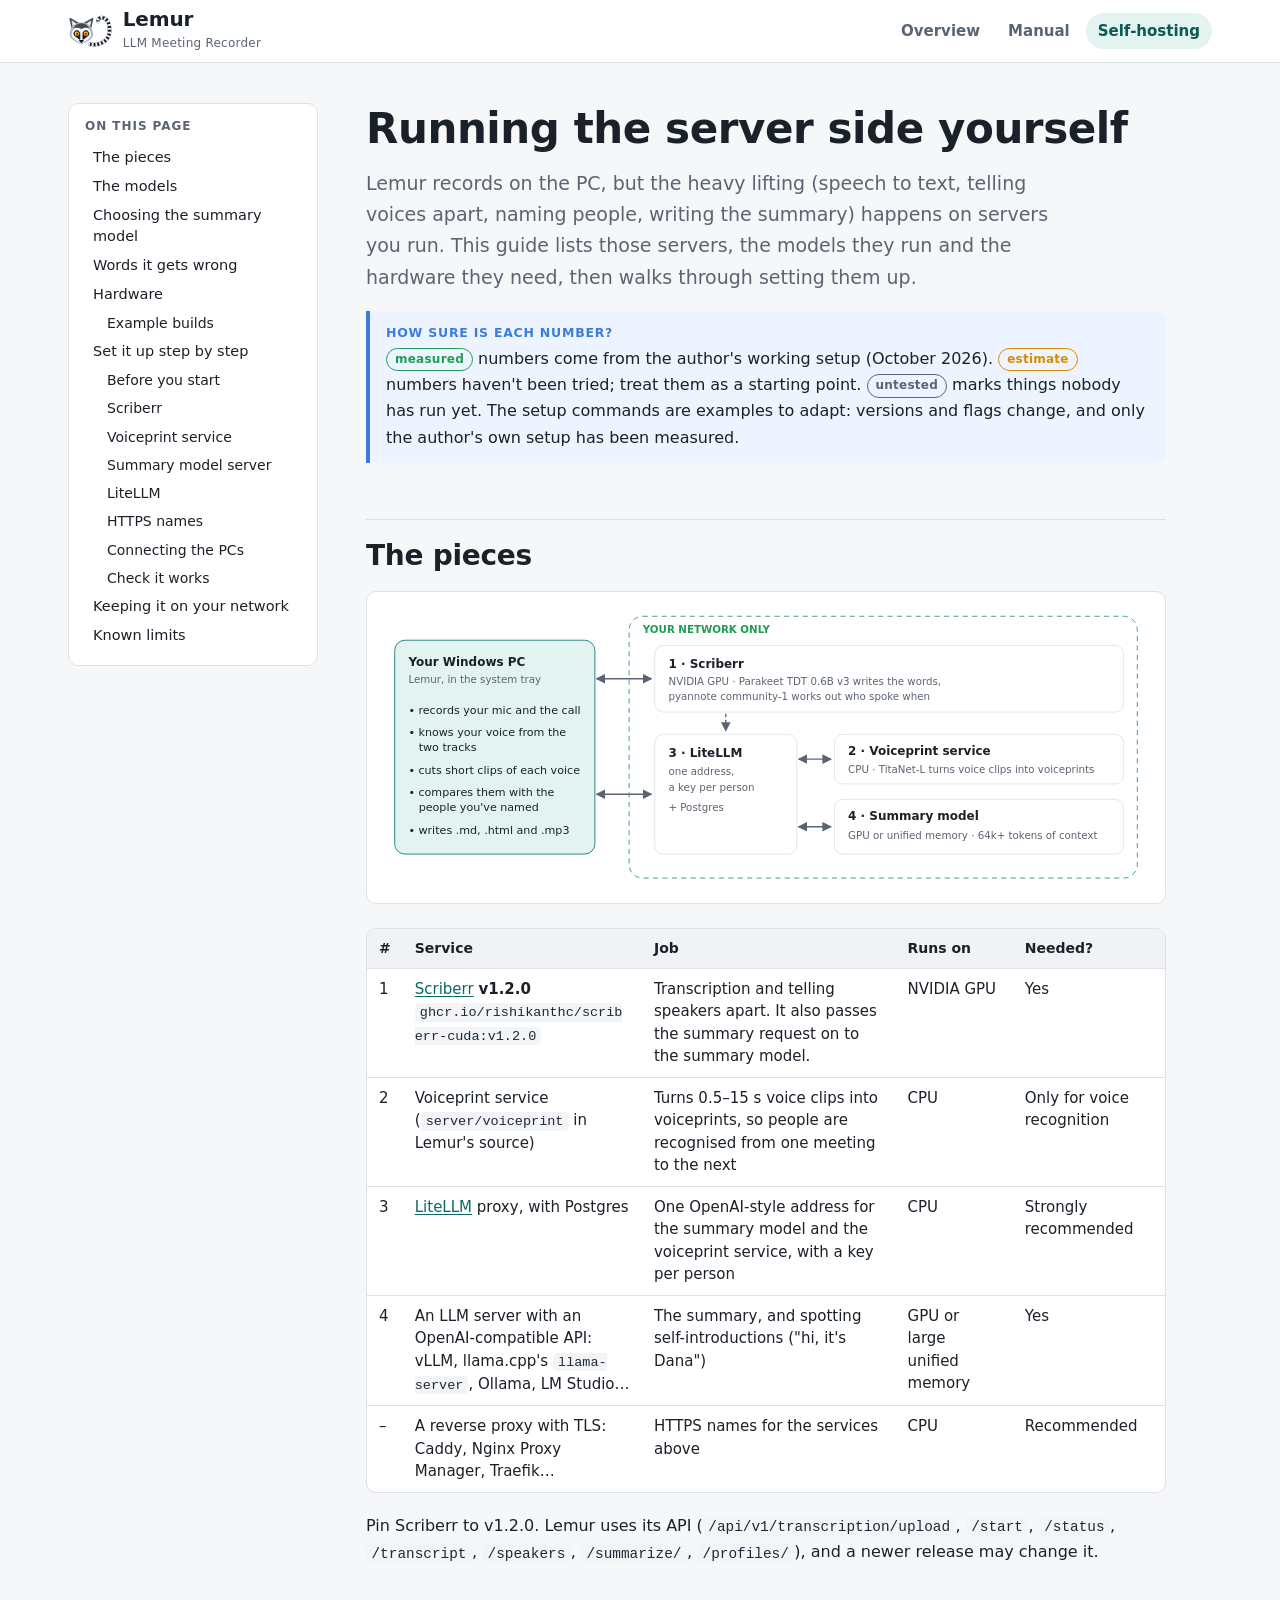
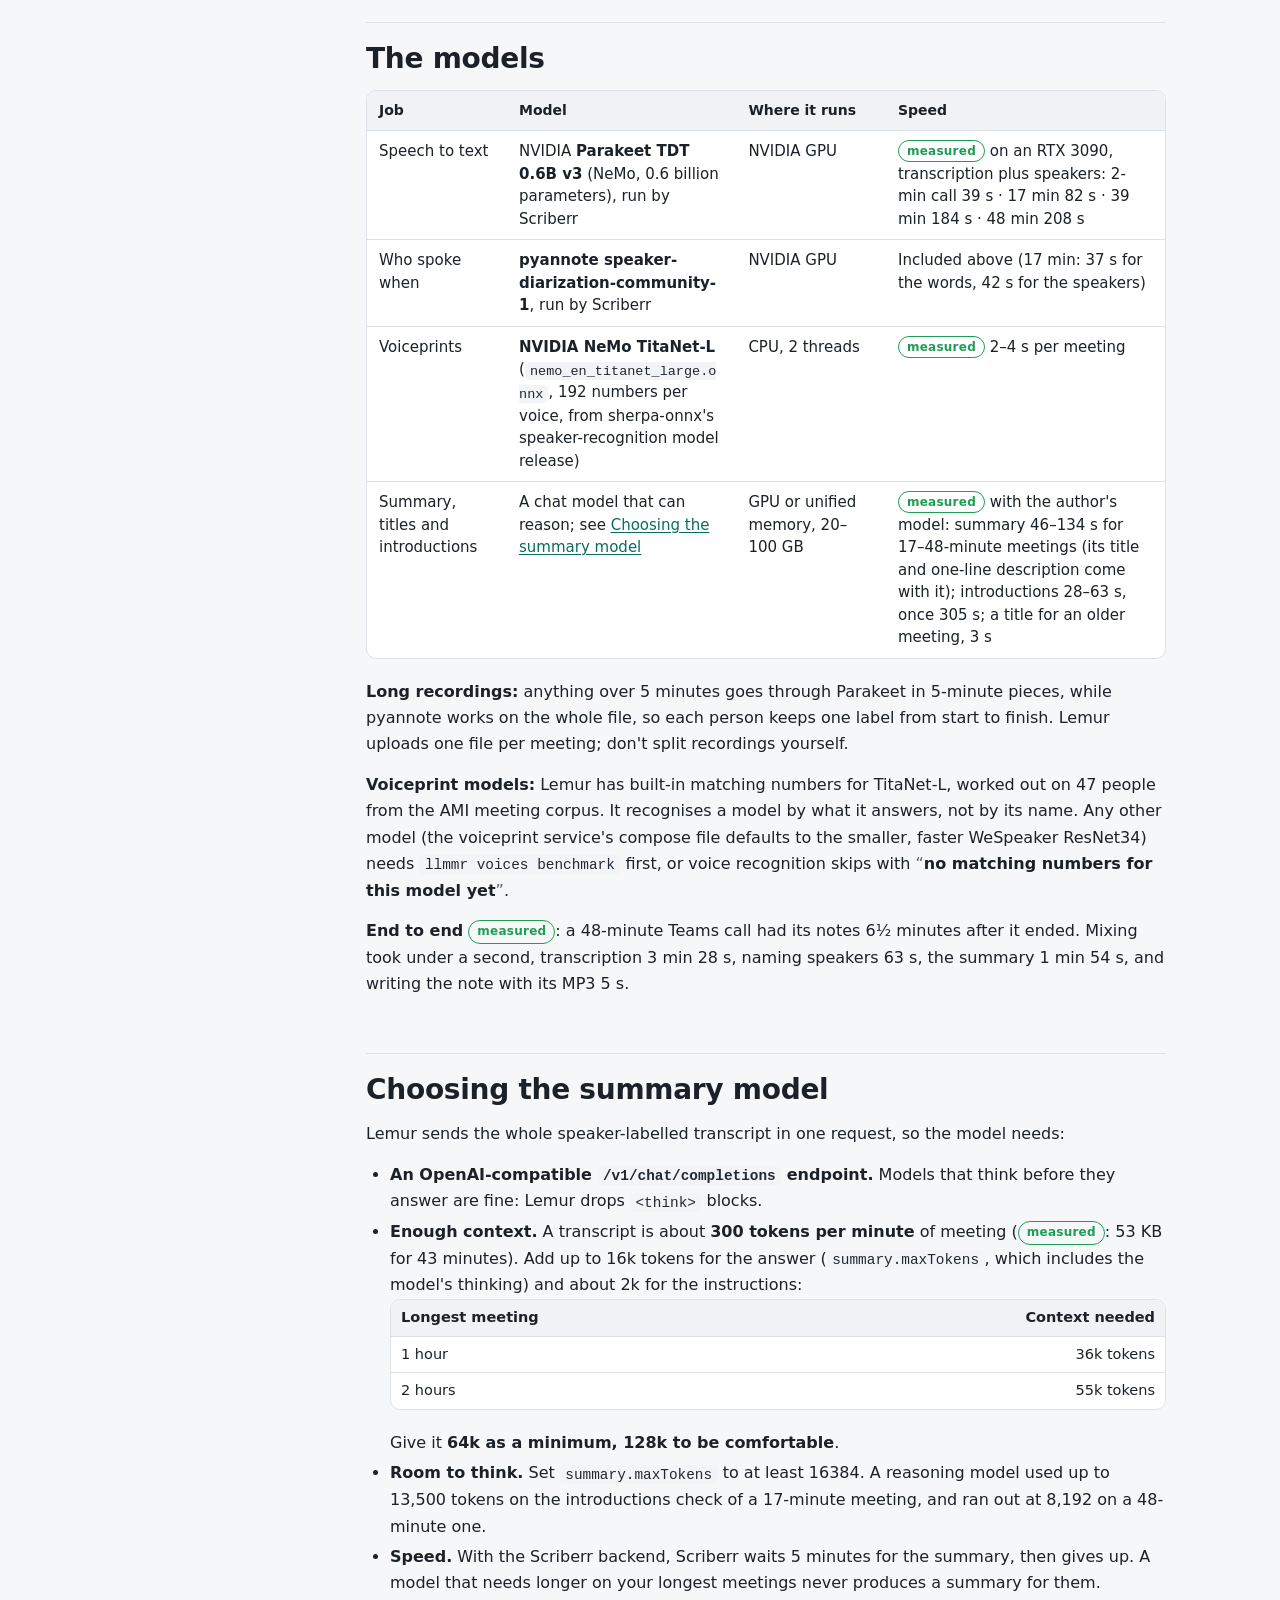
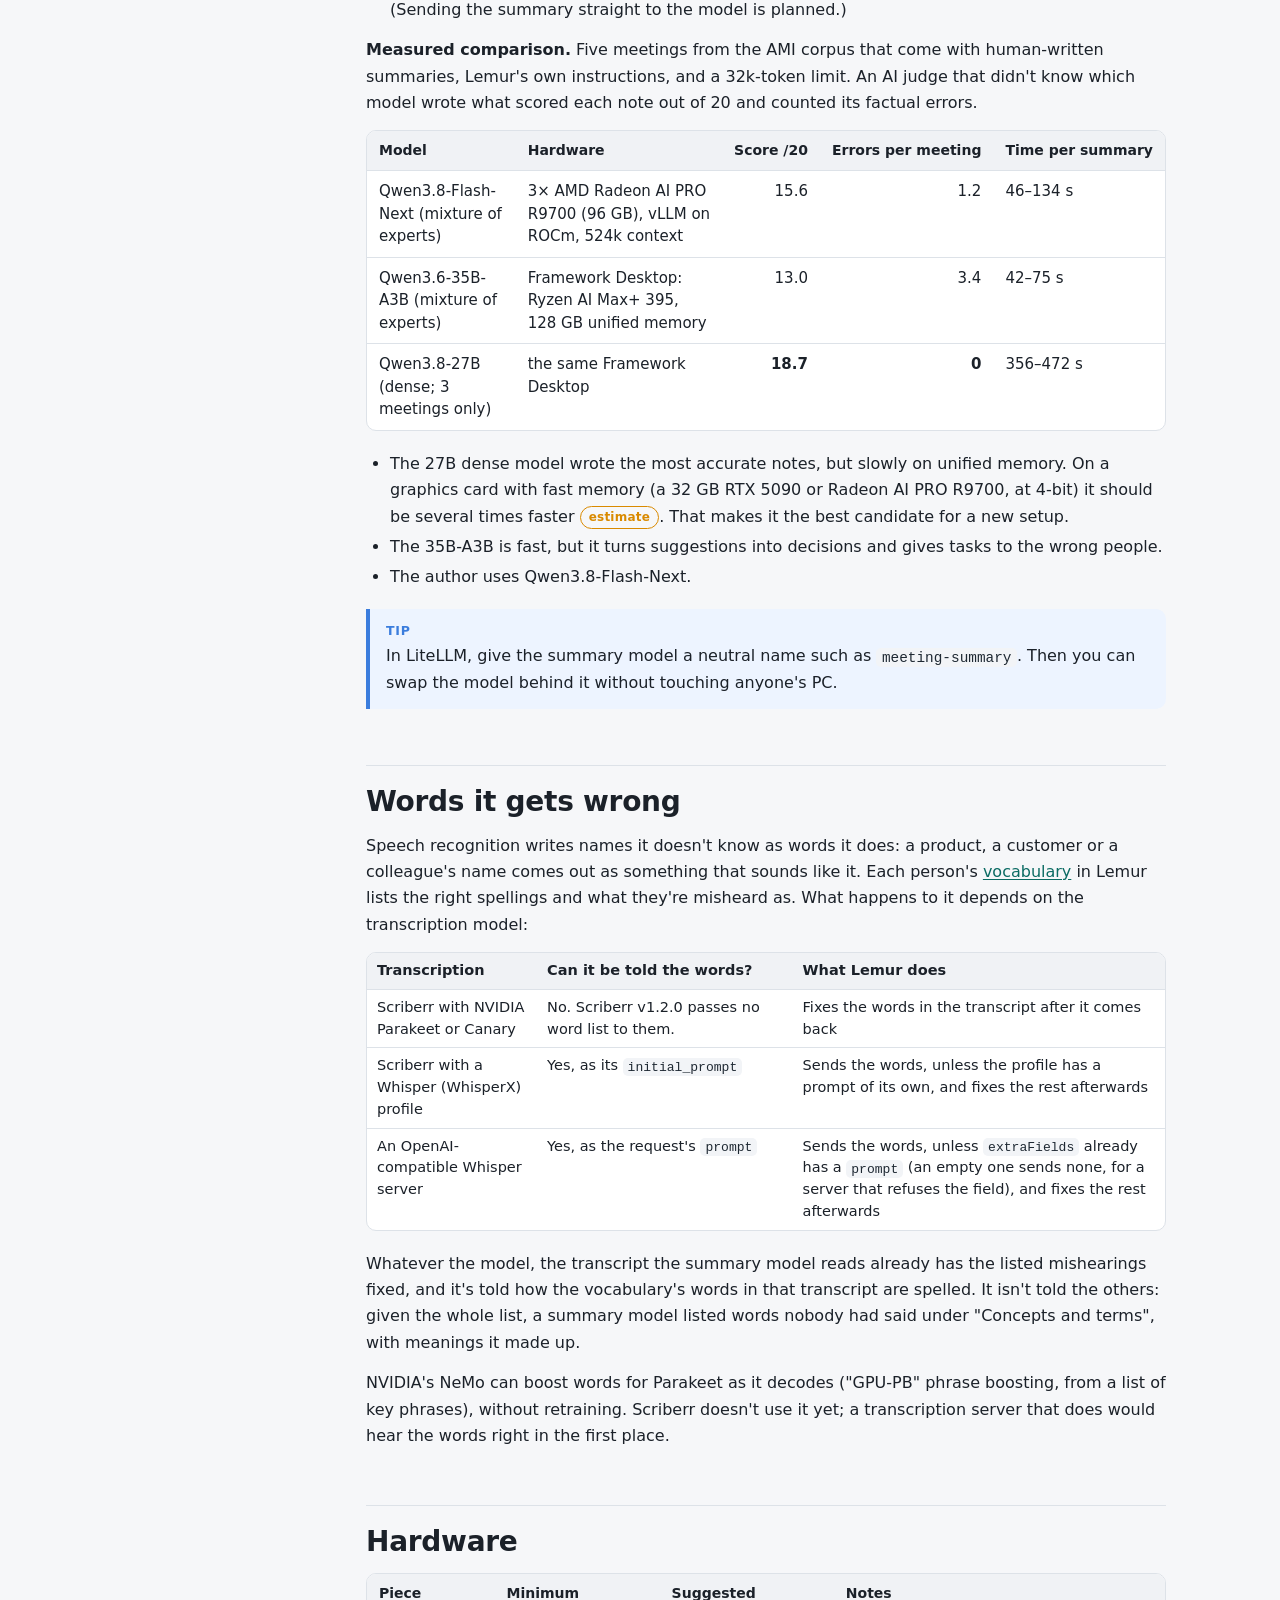
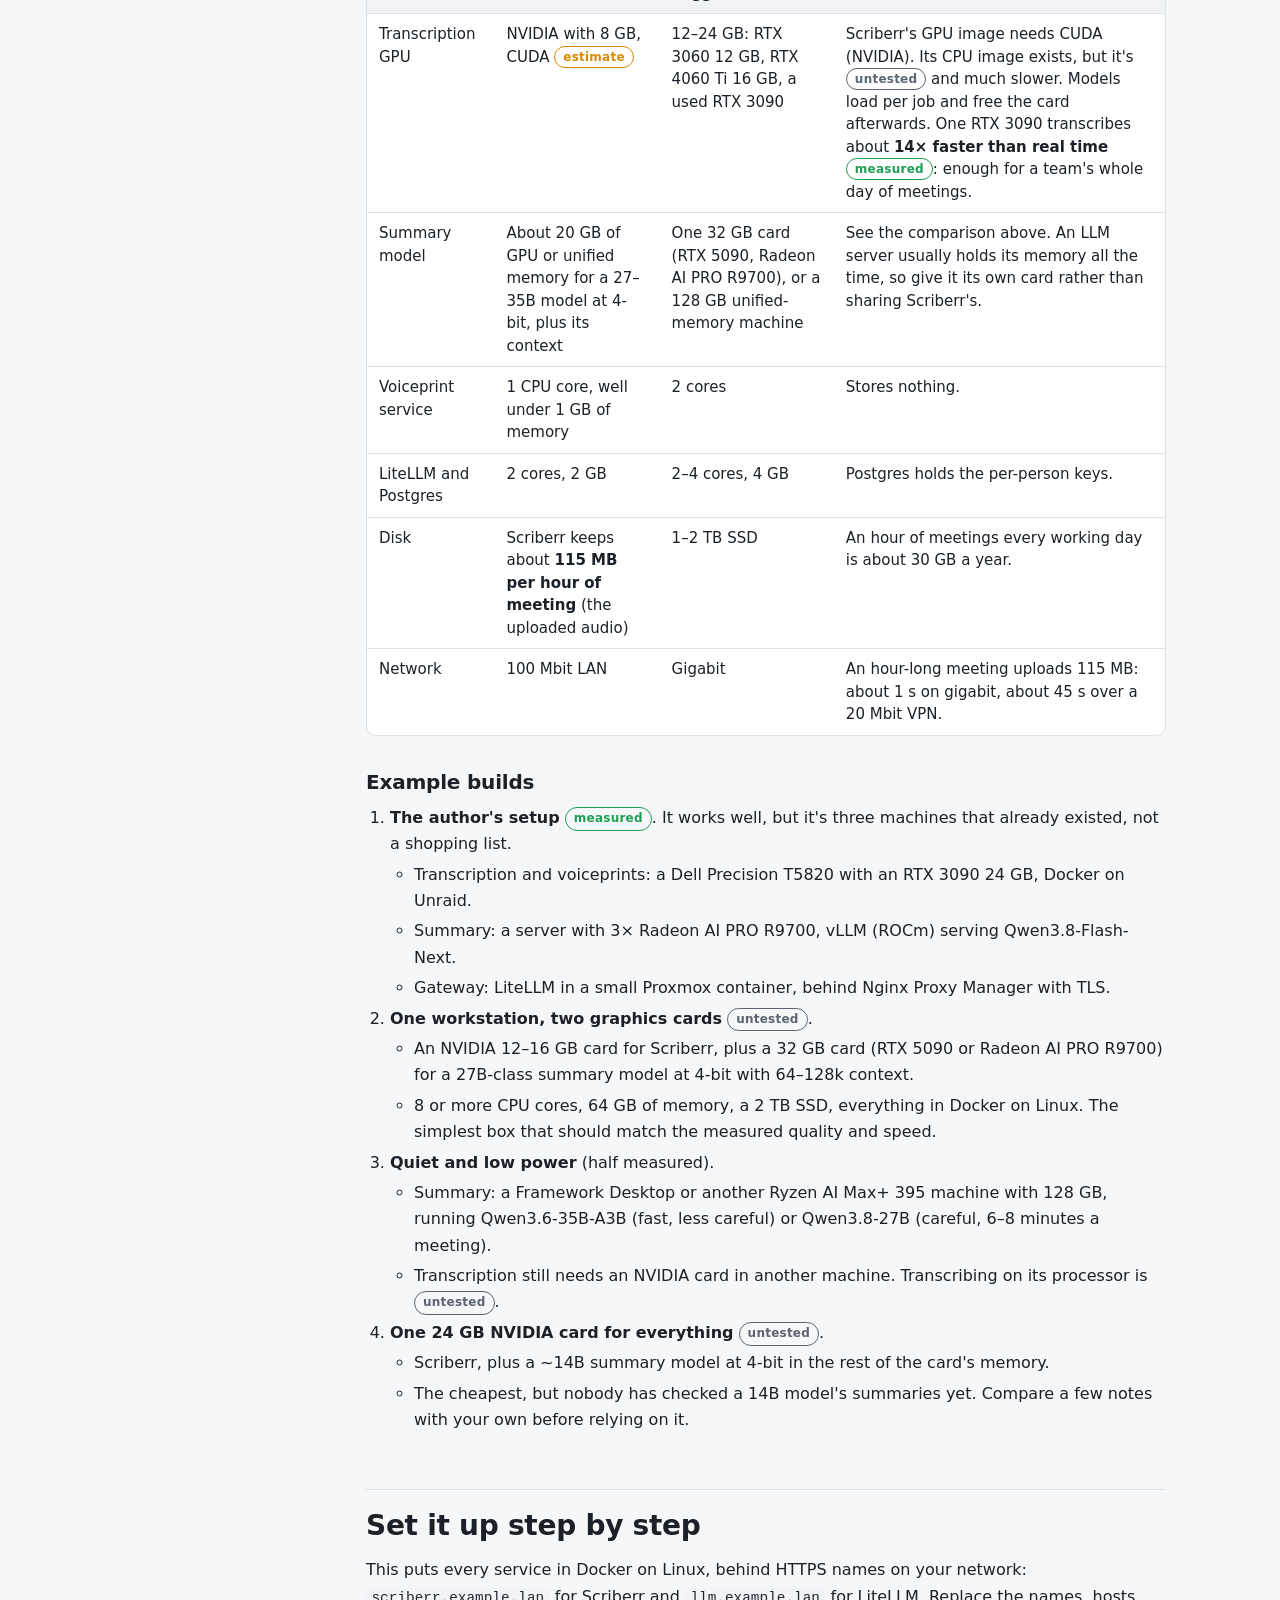
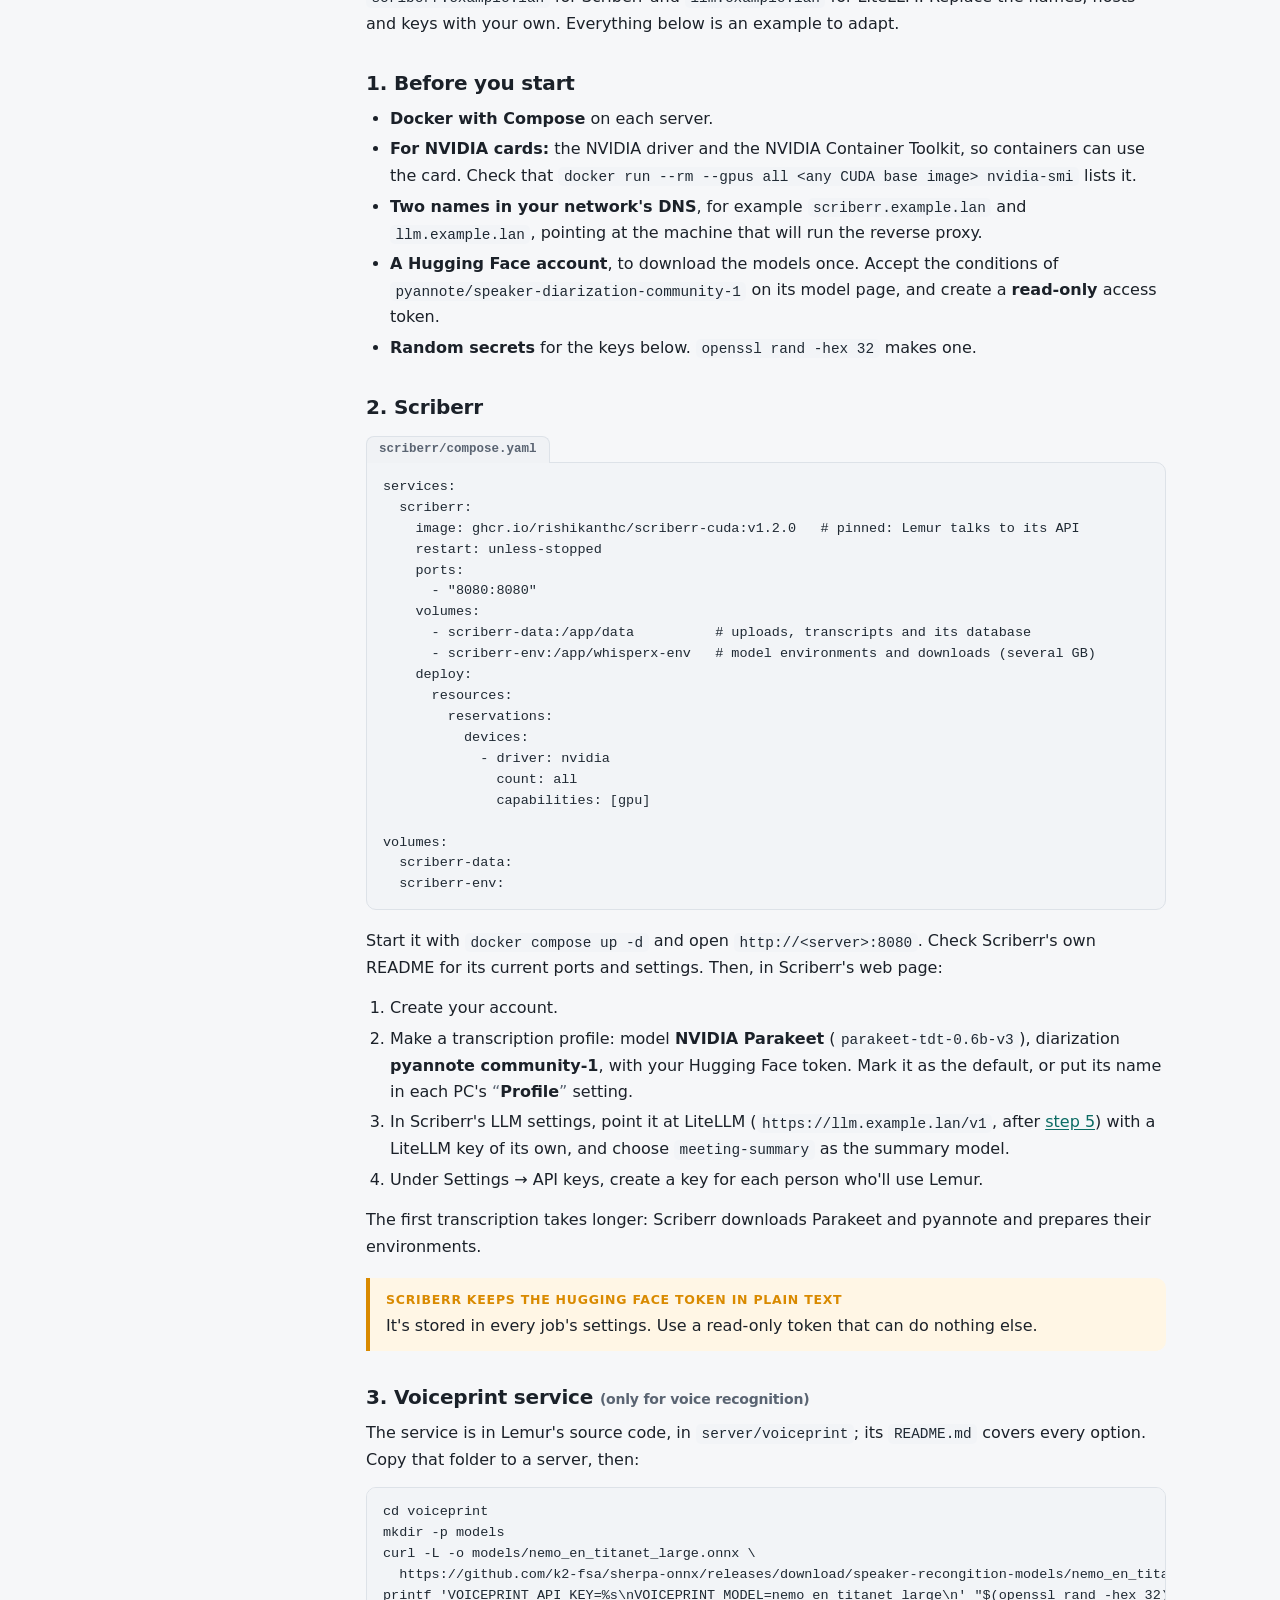
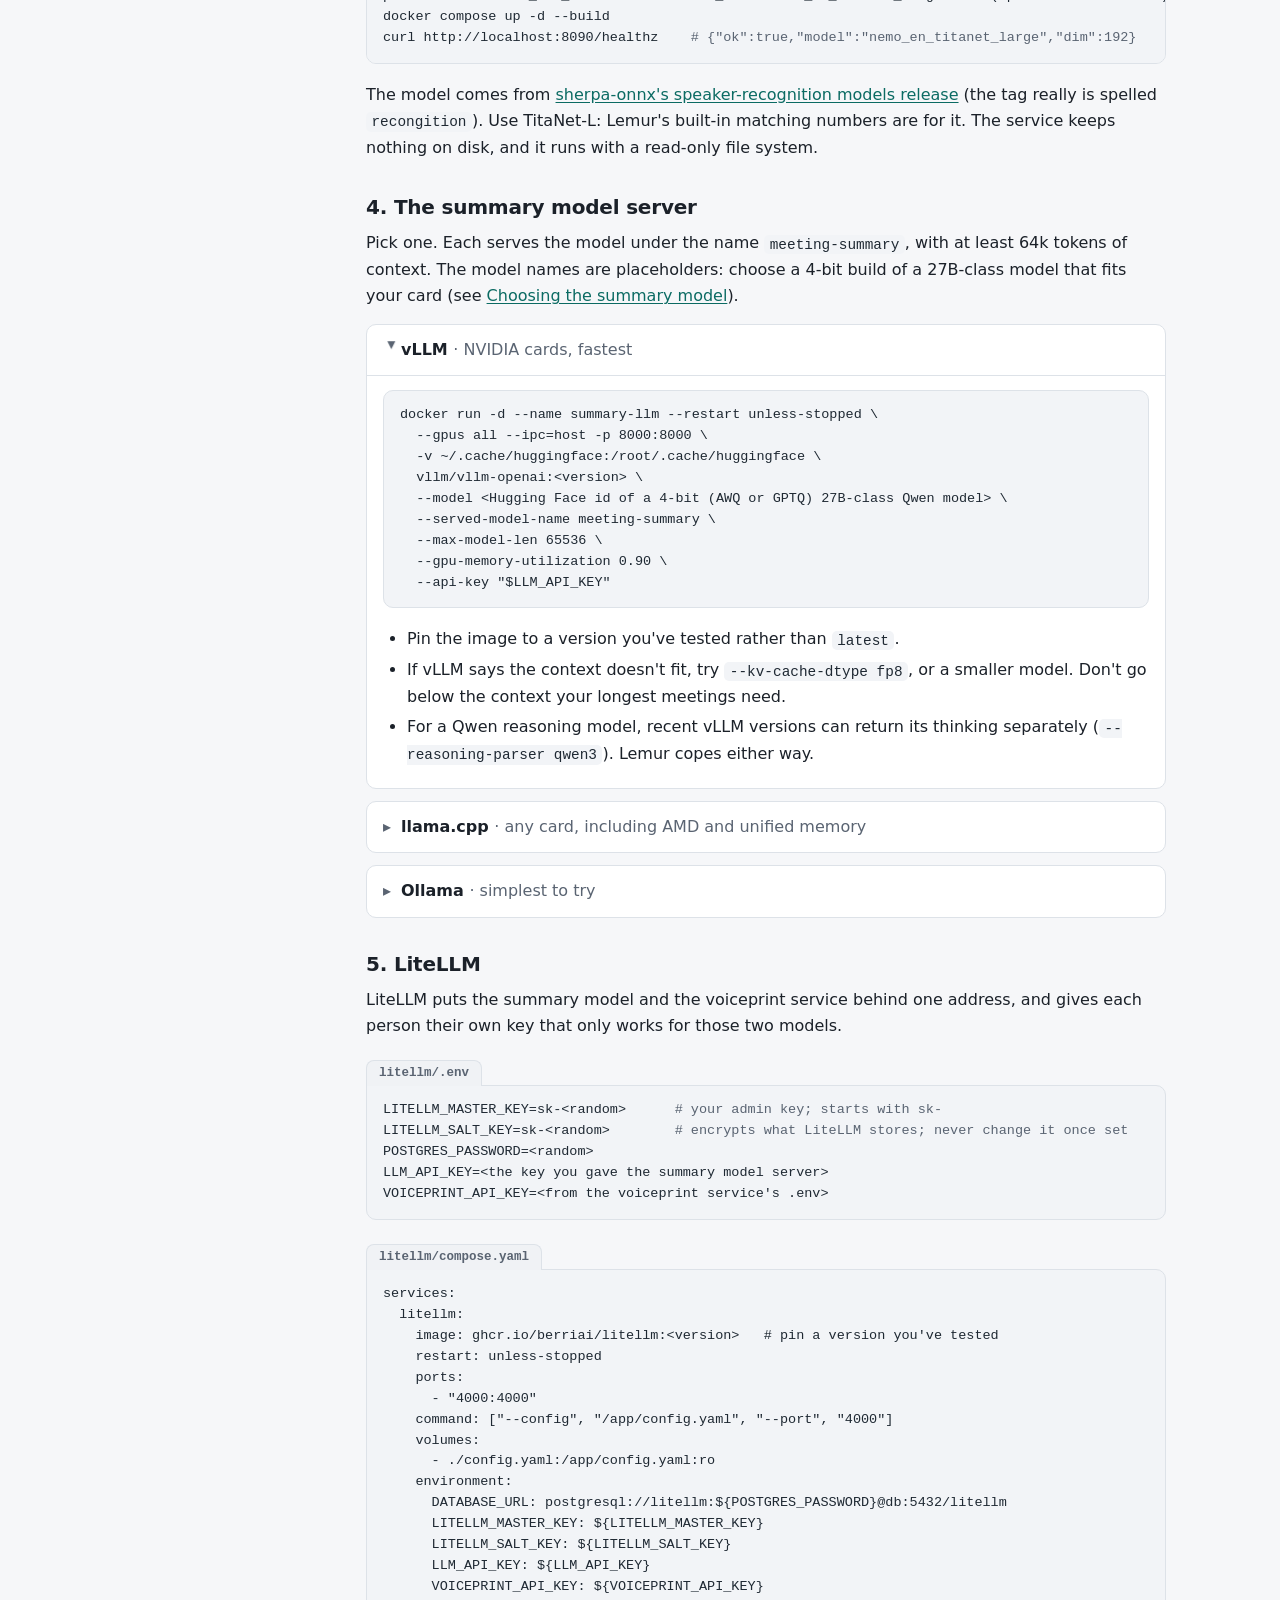
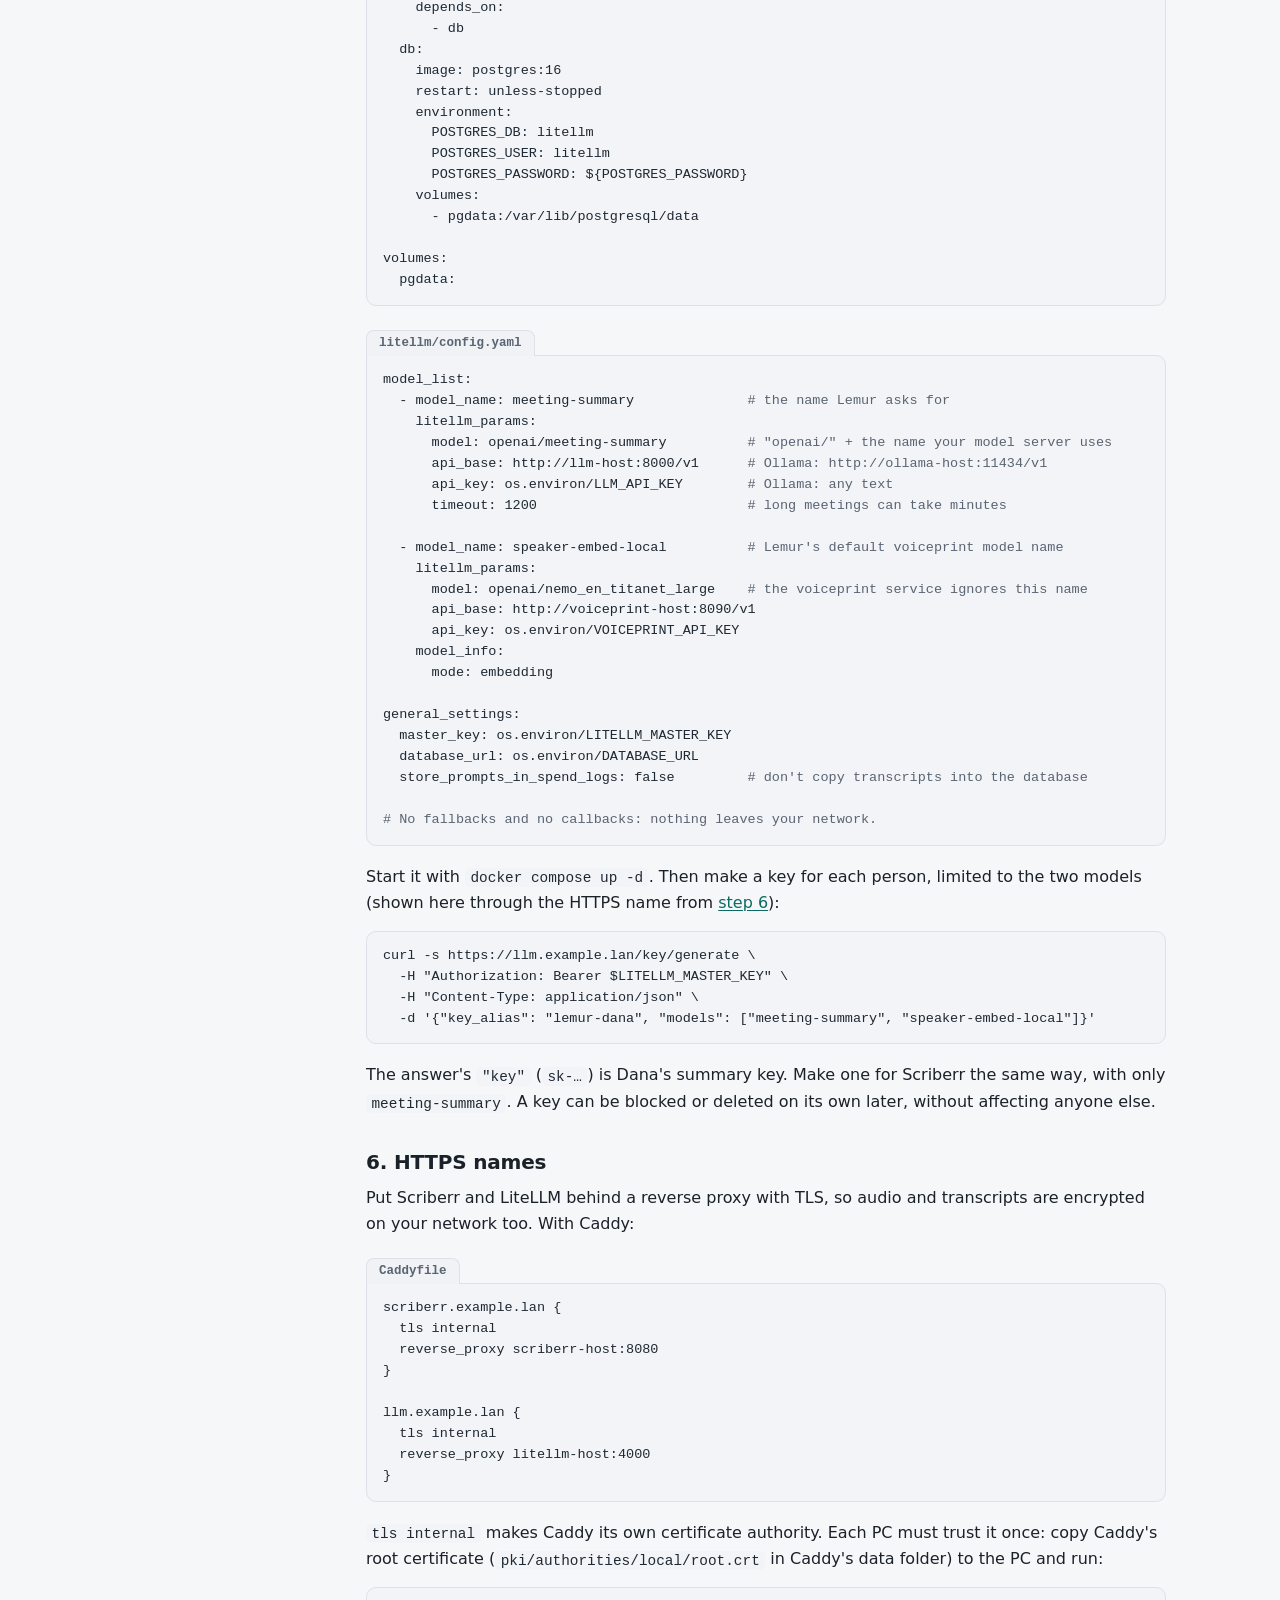
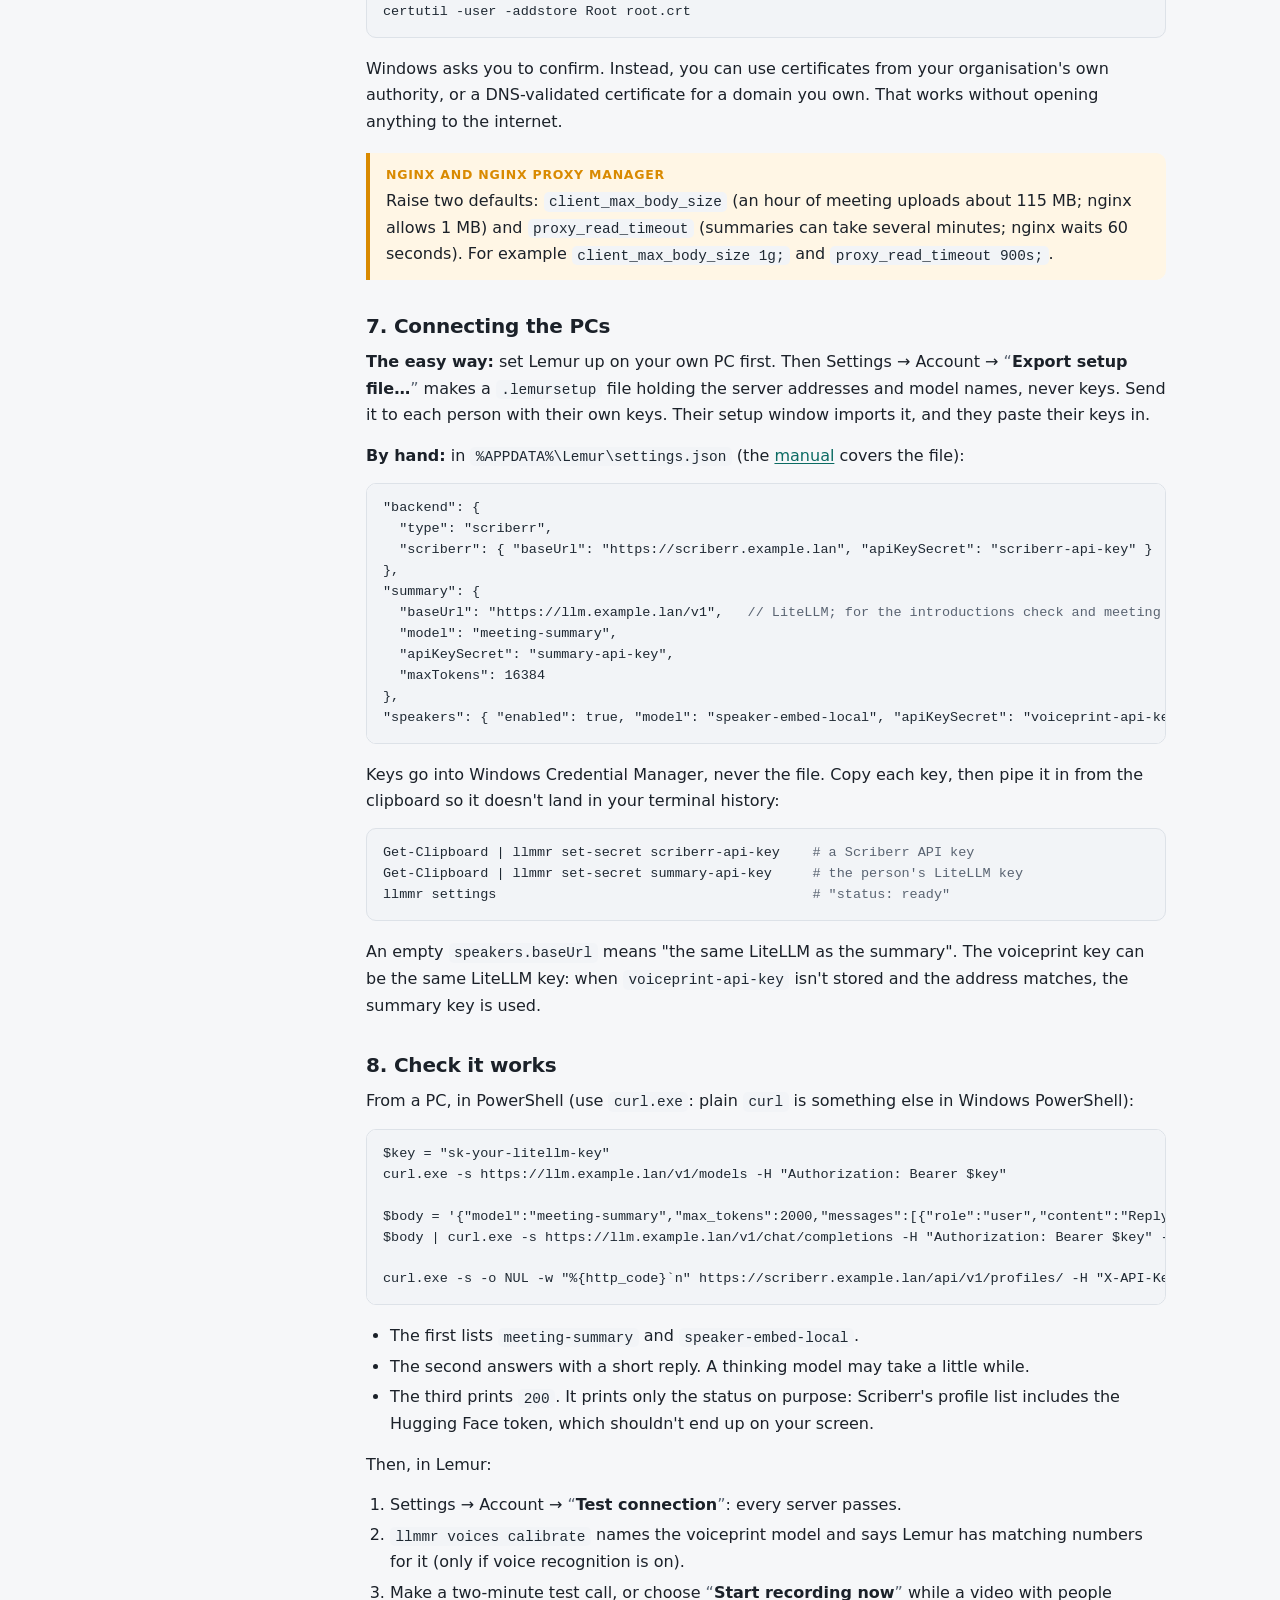
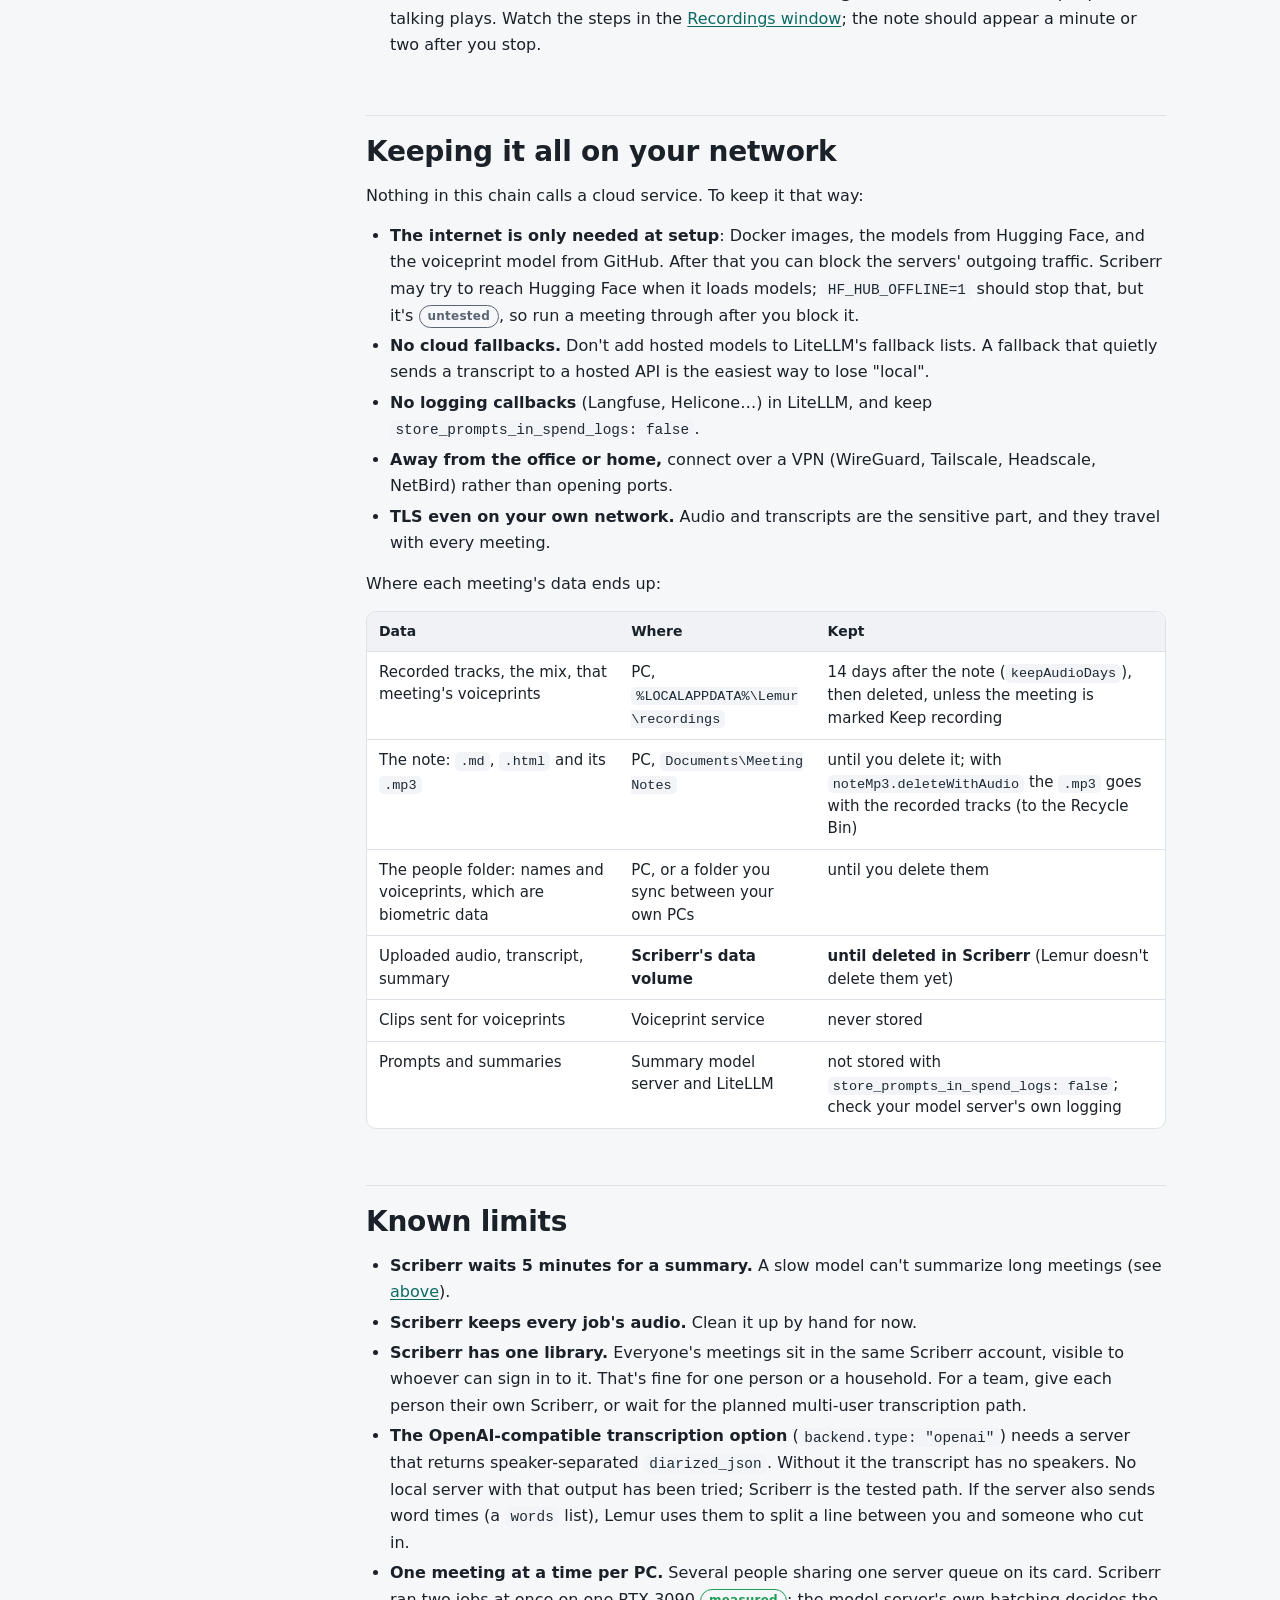
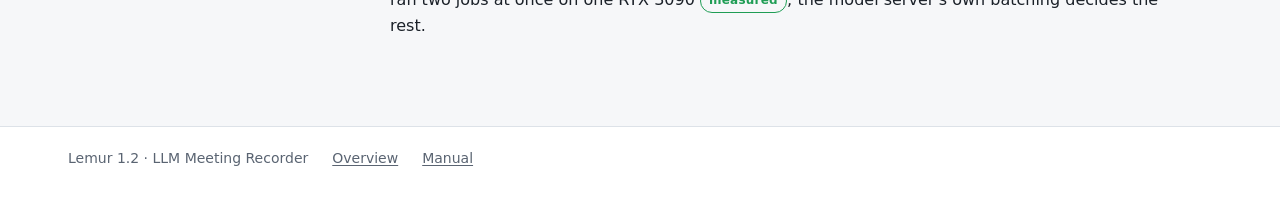
<file: docs/help/self-hosting.html>
<!doctype html>
<html lang="en">
<head>
<meta charset="utf-8">
<meta name="viewport" content="width=device-width, initial-scale=1">
<title>Lemur Self-Hosting Guide</title>
<meta name="description" content="The servers, models and hardware Lemur needs, and how to set them up on your own network.">
<link rel="icon" href="img/lemur-icon.svg">
<link rel="stylesheet" href="site.css">
</head>
<body>
<a class="skip-link" href="#main">Skip to content</a>
<header class="site-header">
  <div class="inner">
    <a class="brand" href="index.html">
      <img src="img/lemur-logo.svg" alt="">
      <span><span class="name">Lemur</span><span class="brand-sub">LLM Meeting Recorder</span></span>
    </a>
    <nav class="site-nav" aria-label="Help pages">
      <a href="index.html">Overview</a>
      <a href="manual.html">Manual</a>
      <a href="self-hosting.html" aria-current="page">Self-hosting</a>
    </nav>
  </div>
</header>

<div class="page with-toc">
  <nav class="toc" aria-label="On this page">
    <p class="toc-title">On this page</p>
    <ol>
      <li><a href="#pieces">The pieces</a></li>
      <li><a href="#models">The models</a></li>
      <li><a href="#summary-model">Choosing the summary model</a></li>
      <li><a href="#vocabulary">Words it gets wrong</a></li>
      <li><a href="#hardware">Hardware</a>
        <ol><li><a href="#example-builds">Example builds</a></li></ol>
      </li>
      <li><a href="#step-by-step">Set it up step by step</a>
        <ol>
          <li><a href="#before">Before you start</a></li>
          <li><a href="#scriberr">Scriberr</a></li>
          <li><a href="#voiceprint">Voiceprint service</a></li>
          <li><a href="#llm-server">Summary model server</a></li>
          <li><a href="#litellm">LiteLLM</a></li>
          <li><a href="#proxy">HTTPS names</a></li>
          <li><a href="#connect-pc">Connecting the PCs</a></li>
          <li><a href="#check">Check it works</a></li>
        </ol>
      </li>
      <li><a href="#local">Keeping it on your network</a></li>
      <li><a href="#limits">Known limits</a></li>
    </ol>
  </nav>

  <main id="main" class="prose">
    <h1>Running the server side yourself</h1>
    <p class="lead">Lemur records on the PC, but the heavy lifting (speech to text, telling voices apart, naming people,
      writing the summary) happens on servers you run. This guide lists those servers, the models they run and the hardware
      they need, then walks through setting them up.</p>
    <div class="callout">
      <span class="label">How sure is each number?</span>
      <p><span class="tag measured">measured</span> numbers come from the author's working setup (October 2026).
        <span class="tag estimate">estimate</span> numbers haven't been tried; treat them as a starting point.
        <span class="tag untested">untested</span> marks things nobody has run yet. The setup commands are examples to adapt:
        versions and flags change, and only the author's own setup has been measured.</p>
    </div>

    <!-- ===================================================== Pieces -->
    <section aria-labelledby="pieces">
      <h2 id="pieces">The pieces</h2>
      <div class="diagram" role="img" aria-label="Diagram: the Windows PC running Lemur talks to Scriberr for transcription, and through LiteLLM to the voiceprint service and the summary model, all inside your own network.">
        <svg viewBox="0 0 900 330" xmlns="http://www.w3.org/2000/svg">
          <defs>
            <marker id="ah" viewBox="0 0 10 10" refX="9" refY="5" markerWidth="7" markerHeight="7" orient="auto-start-reverse">
              <path d="M0 0 L10 5 L0 10 z" class="head"/>
            </marker>
          </defs>
          <rect class="box pc" x="16" y="40" width="234" height="250" rx="12"/>
          <text class="h" x="32" y="70">Your Windows PC</text>
          <text class="m" x="32" y="90">Lemur, in the system tray</text>
          <text x="32" y="126">• records your mic and the call</text>
          <text x="32" y="152">• knows your voice from the</text>
          <text x="44" y="170">two tracks</text>
          <text x="32" y="196">• cuts short clips of each voice</text>
          <text x="32" y="222">• compares them with the</text>
          <text x="44" y="240">people you've named</text>
          <text x="32" y="266">• writes .md, .html and .mp3</text>

          <rect class="net" x="290" y="12" width="594" height="306" rx="16"/>
          <text class="net-label" x="306" y="32">YOUR NETWORK ONLY</text>

          <rect class="box svc" x="320" y="46" width="548" height="78" rx="10"/>
          <text class="h" x="336" y="72">1 · Scriberr</text>
          <text class="m" x="336" y="92">NVIDIA GPU · Parakeet TDT 0.6B v3 writes the words,</text>
          <text class="m" x="336" y="110">pyannote community-1 works out who spoke when</text>

          <rect class="box svc" x="320" y="150" width="166" height="140" rx="10"/>
          <text class="h" x="336" y="176">3 · LiteLLM</text>
          <text class="m" x="336" y="198">one address,</text>
          <text class="m" x="336" y="216">a key per person</text>
          <text class="m" x="336" y="240">+ Postgres</text>

          <rect class="box svc" x="530" y="150" width="338" height="58" rx="10"/>
          <text class="h" x="546" y="174">2 · Voiceprint service</text>
          <text class="m" x="546" y="195">CPU · TitaNet-L turns voice clips into voiceprints</text>

          <rect class="box svc" x="530" y="226" width="338" height="64" rx="10"/>
          <text class="h" x="546" y="250">4 · Summary model</text>
          <text class="m" x="546" y="272">GPU or unified memory · 64k+ tokens of context</text>

          <path class="arrow" d="M252 85 H316" marker-start="url(#ah)" marker-end="url(#ah)"/>
          <path class="arrow" d="M252 220 H316" marker-start="url(#ah)" marker-end="url(#ah)"/>
          <path class="arrow" d="M488 179 H526" marker-start="url(#ah)" marker-end="url(#ah)"/>
          <path class="arrow" d="M488 258 H526" marker-start="url(#ah)" marker-end="url(#ah)"/>
          <path class="arrow" d="M403 126 V146" stroke-dasharray="4 3" marker-end="url(#ah)"/>
        </svg>
      </div>
      <div class="table-wrap">
        <table>
          <thead><tr><th>#</th><th>Service</th><th>Job</th><th>Runs on</th><th>Needed?</th></tr></thead>
          <tbody>
            <tr><td>1</td><td><a href="https://github.com/rishikanthc/Scriberr">Scriberr</a> <strong>v1.2.0</strong><br><code>ghcr.io/rishikanthc/scriberr-cuda:v1.2.0</code></td>
              <td>Transcription and telling speakers apart. It also passes the summary request on to the summary model.</td><td>NVIDIA GPU</td><td>Yes</td></tr>
            <tr><td>2</td><td>Voiceprint service (<code>server/voiceprint</code> in Lemur's source)</td>
              <td>Turns 0.5–15 s voice clips into voiceprints, so people are recognised from one meeting to the next</td><td>CPU</td><td>Only for voice recognition</td></tr>
            <tr><td>3</td><td><a href="https://github.com/BerriAI/litellm">LiteLLM</a> proxy, with Postgres</td>
              <td>One OpenAI-style address for the summary model and the voiceprint service, with a key per person</td><td>CPU</td><td>Strongly recommended</td></tr>
            <tr><td>4</td><td>An LLM server with an OpenAI-compatible API: vLLM, llama.cpp's <code>llama-server</code>, Ollama, LM Studio…</td>
              <td>The summary, and spotting self-introductions ("hi, it's Dana")</td><td>GPU or large unified memory</td><td>Yes</td></tr>
            <tr><td>–</td><td>A reverse proxy with TLS: Caddy, Nginx Proxy Manager, Traefik…</td>
              <td>HTTPS names for the services above</td><td>CPU</td><td>Recommended</td></tr>
          </tbody>
        </table>
      </div>
      <p>Pin Scriberr to v1.2.0. Lemur uses its API (<code>/api/v1/transcription/upload</code>, <code>/start</code>,
        <code>/status</code>, <code>/transcript</code>, <code>/speakers</code>, <code>/summarize/</code>,
        <code>/profiles/</code>), and a newer release may change it.</p>
    </section>

    <!-- ===================================================== Models -->
    <section aria-labelledby="models">
      <h2 id="models">The models</h2>
      <div class="table-wrap">
        <table>
          <thead><tr><th>Job</th><th>Model</th><th>Where it runs</th><th>Speed</th></tr></thead>
          <tbody>
            <tr><td>Speech to text</td><td>NVIDIA <strong>Parakeet TDT 0.6B v3</strong> (NeMo, 0.6 billion parameters), run by Scriberr</td>
              <td>NVIDIA GPU</td><td><span class="tag measured">measured</span> on an RTX 3090, transcription plus speakers:
                2-min call 39 s · 17 min 82 s · 39 min 184 s · 48 min 208 s</td></tr>
            <tr><td>Who spoke when</td><td><strong>pyannote speaker-diarization-community-1</strong>, run by Scriberr</td>
              <td>NVIDIA GPU</td><td>Included above (17 min: 37 s for the words, 42 s for the speakers)</td></tr>
            <tr><td>Voiceprints</td><td><strong>NVIDIA NeMo TitaNet-L</strong> (<code>nemo_en_titanet_large.onnx</code>, 192 numbers per voice,
              from sherpa-onnx's speaker-recognition model release)</td><td>CPU, 2 threads</td>
              <td><span class="tag measured">measured</span> 2–4 s per meeting</td></tr>
            <tr><td>Summary, titles and introductions</td><td>A chat model that can reason; see <a href="#summary-model">Choosing the summary model</a></td>
              <td>GPU or unified memory, 20–100 GB</td><td><span class="tag measured">measured</span> with the author's model:
                summary 46–134 s for 17–48-minute meetings (its title and one-line description come with it); introductions
                28–63 s, once 305 s; a title for an older meeting, 3 s</td></tr>
          </tbody>
        </table>
      </div>
      <p><strong>Long recordings:</strong> anything over 5 minutes goes through Parakeet in 5-minute pieces, while pyannote
        works on the whole file, so each person keeps one label from start to finish. Lemur uploads one file per meeting; don't
        split recordings yourself.</p>
      <p><strong>Voiceprint models:</strong> Lemur has built-in matching numbers for TitaNet-L, worked out on 47 people from
        the AMI meeting corpus. It recognises a model by what it answers, not by its name. Any other model (the voiceprint
        service's compose file defaults to the smaller, faster WeSpeaker ResNet34) needs <code>llmmr voices benchmark</code>
        first, or voice recognition skips with <span class="ui">no matching numbers for this model yet</span>.</p>
      <p><strong>End to end</strong> <span class="tag measured">measured</span>: a 48-minute Teams call had its notes
        6½ minutes after it ended. Mixing took under a second, transcription 3 min 28 s, naming speakers 63 s, the summary
        1 min 54 s, and writing the note with its MP3 5 s.</p>
    </section>

    <!-- ===================================================== Summary model -->
    <section aria-labelledby="summary-model">
      <h2 id="summary-model">Choosing the summary model</h2>
      <p>Lemur sends the whole speaker-labelled transcript in one request, so the model needs:</p>
      <ul>
        <li><strong>An OpenAI-compatible <code>/v1/chat/completions</code> endpoint.</strong> Models that think before they
          answer are fine: Lemur drops <code>&lt;think&gt;</code> blocks.</li>
        <li><strong>Enough context.</strong> A transcript is about <strong>300 tokens per minute</strong> of meeting
          (<span class="tag measured">measured</span>: 53 KB for 43 minutes). Add up to 16k tokens for the answer
          (<code>summary.maxTokens</code>, which includes the model's thinking) and about 2k for the instructions:
          <div class="table-wrap">
            <table class="compact">
              <thead><tr><th>Longest meeting</th><th class="num">Context needed</th></tr></thead>
              <tbody>
                <tr><td>1 hour</td><td class="num">36k tokens</td></tr>
                <tr><td>2 hours</td><td class="num">55k tokens</td></tr>
              </tbody>
            </table>
          </div>
          Give it <strong>64k as a minimum, 128k to be comfortable</strong>.</li>
        <li><strong>Room to think.</strong> Set <code>summary.maxTokens</code> to at least 16384. A reasoning model used up to
          13,500 tokens on the introductions check of a 17-minute meeting, and ran out at 8,192 on a 48-minute one.</li>
        <li><strong>Speed.</strong> With the Scriberr backend, Scriberr waits 5 minutes for the summary, then gives up. A model
          that needs longer on your longest meetings never produces a summary for them. (Sending the summary straight to the
          model is planned.)</li>
      </ul>
      <p><strong>Measured comparison.</strong> Five meetings from the AMI corpus that come with human-written summaries,
        Lemur's own instructions, and a 32k-token limit. An AI judge that didn't know which model wrote what scored each
        note out of 20 and counted its factual errors.</p>
      <div class="table-wrap">
        <table>
          <thead><tr><th>Model</th><th>Hardware</th><th class="num">Score /20</th><th class="num">Errors per meeting</th><th>Time per summary</th></tr></thead>
          <tbody>
            <tr><td>Qwen3.8-Flash-Next (mixture of experts)</td><td>3× AMD Radeon AI PRO R9700 (96 GB), vLLM on ROCm, 524k context</td><td class="num">15.6</td><td class="num">1.2</td><td>46–134 s</td></tr>
            <tr><td>Qwen3.6-35B-A3B (mixture of experts)</td><td>Framework Desktop: Ryzen AI Max+ 395, 128 GB unified memory</td><td class="num">13.0</td><td class="num">3.4</td><td>42–75 s</td></tr>
            <tr><td>Qwen3.8-27B (dense; 3 meetings only)</td><td>the same Framework Desktop</td><td class="num"><strong>18.7</strong></td><td class="num"><strong>0</strong></td><td>356–472 s</td></tr>
          </tbody>
        </table>
      </div>
      <ul>
        <li>The 27B dense model wrote the most accurate notes, but slowly on unified memory. On a graphics card with fast
          memory (a 32 GB RTX 5090 or Radeon AI PRO R9700, at 4-bit) it should be several times faster
          <span class="tag estimate">estimate</span>. That makes it the best candidate for a new setup.</li>
        <li>The 35B-A3B is fast, but it turns suggestions into decisions and gives tasks to the wrong people.</li>
        <li>The author uses Qwen3.8-Flash-Next.</li>
      </ul>
      <div class="callout">
        <span class="label">Tip</span>
        <p>In LiteLLM, give the summary model a neutral name such as <code>meeting-summary</code>. Then you can swap the model
          behind it without touching anyone's PC.</p>
      </div>
    </section>

    <!-- ===================================================== Vocabulary -->
    <section aria-labelledby="vocabulary">
      <h2 id="vocabulary">Words it gets wrong</h2>
      <p>Speech recognition writes names it doesn't know as words it does: a product, a customer or a colleague's name comes
        out as something that sounds like it. Each person's <a href="manual.html#settings-vocabulary">vocabulary</a> in Lemur
        lists the right spellings and what they're misheard as. What happens to it depends on the transcription model:</p>
      <div class="table-wrap">
        <table class="compact">
          <thead><tr><th>Transcription</th><th>Can it be told the words?</th><th>What Lemur does</th></tr></thead>
          <tbody>
            <tr><td>Scriberr with NVIDIA Parakeet or Canary</td><td>No. Scriberr v1.2.0 passes no word list to them.</td>
              <td>Fixes the words in the transcript after it comes back</td></tr>
            <tr><td>Scriberr with a Whisper (WhisperX) profile</td><td>Yes, as its <code>initial_prompt</code></td>
              <td>Sends the words, unless the profile has a prompt of its own, and fixes the rest afterwards</td></tr>
            <tr><td>An OpenAI-compatible Whisper server</td><td>Yes, as the request's <code>prompt</code></td>
              <td>Sends the words, unless <code>extraFields</code> already has a <code>prompt</code> (an empty one sends none, for a
                server that refuses the field), and fixes the rest afterwards</td></tr>
          </tbody>
        </table>
      </div>
      <p>Whatever the model, the transcript the summary model reads already has the listed mishearings fixed, and it's told
        how the vocabulary's words in that transcript are spelled. It isn't told the others: given the whole list, a
        summary model listed words nobody had said under "Concepts and terms", with meanings it made up.</p>
      <p>NVIDIA's NeMo can boost words for Parakeet as it decodes ("GPU-PB" phrase boosting, from a list of key phrases),
        without retraining. Scriberr doesn't use it yet; a transcription server that does would hear the words right in the
        first place.</p>
    </section>

    <!-- ===================================================== Hardware -->
    <section aria-labelledby="hardware">
      <h2 id="hardware">Hardware</h2>
      <div class="table-wrap">
        <table>
          <thead><tr><th>Piece</th><th>Minimum</th><th>Suggested</th><th>Notes</th></tr></thead>
          <tbody>
            <tr><td>Transcription GPU</td><td>NVIDIA with 8 GB, CUDA <span class="tag estimate">estimate</span></td>
              <td>12–24 GB: RTX 3060 12 GB, RTX 4060 Ti 16 GB, a used RTX 3090</td>
              <td>Scriberr's GPU image needs CUDA (NVIDIA). Its CPU image exists, but it's <span class="tag untested">untested</span>
                and much slower. Models load per job and free the card afterwards. One RTX 3090 transcribes about
                <strong>14× faster than real time</strong> <span class="tag measured">measured</span>: enough for a team's whole day of meetings.</td></tr>
            <tr><td>Summary model</td><td>About 20 GB of GPU or unified memory for a 27–35B model at 4-bit, plus its context</td>
              <td>One 32 GB card (RTX 5090, Radeon AI PRO R9700), or a 128 GB unified-memory machine</td>
              <td>See the comparison above. An LLM server usually holds its memory all the time, so give it its own card
                rather than sharing Scriberr's.</td></tr>
            <tr><td>Voiceprint service</td><td>1 CPU core, well under 1 GB of memory</td><td>2 cores</td><td>Stores nothing.</td></tr>
            <tr><td>LiteLLM and Postgres</td><td>2 cores, 2 GB</td><td>2–4 cores, 4 GB</td><td>Postgres holds the per-person keys.</td></tr>
            <tr><td>Disk</td><td>Scriberr keeps about <strong>115 MB per hour of meeting</strong> (the uploaded audio)</td><td>1–2 TB SSD</td>
              <td>An hour of meetings every working day is about 30 GB a year.</td></tr>
            <tr><td>Network</td><td>100 Mbit LAN</td><td>Gigabit</td>
              <td>An hour-long meeting uploads 115 MB: about 1 s on gigabit, about 45 s over a 20 Mbit VPN.</td></tr>
          </tbody>
        </table>
      </div>

      <h3 id="example-builds">Example builds</h3>
      <ol>
        <li><strong>The author's setup</strong> <span class="tag measured">measured</span>. It works well, but it's three
          machines that already existed, not a shopping list.
          <ul>
            <li>Transcription and voiceprints: a Dell Precision T5820 with an RTX 3090 24 GB, Docker on Unraid.</li>
            <li>Summary: a server with 3× Radeon AI PRO R9700, vLLM (ROCm) serving Qwen3.8-Flash-Next.</li>
            <li>Gateway: LiteLLM in a small Proxmox container, behind Nginx Proxy Manager with TLS.</li>
          </ul>
        </li>
        <li><strong>One workstation, two graphics cards</strong> <span class="tag untested">untested</span>.
          <ul>
            <li>An NVIDIA 12–16 GB card for Scriberr, plus a 32 GB card (RTX 5090 or Radeon AI PRO R9700) for a 27B-class
              summary model at 4-bit with 64–128k context.</li>
            <li>8 or more CPU cores, 64 GB of memory, a 2 TB SSD, everything in Docker on Linux. The simplest box that should
              match the measured quality and speed.</li>
          </ul>
        </li>
        <li><strong>Quiet and low power</strong> (half measured).
          <ul>
            <li>Summary: a Framework Desktop or another Ryzen AI Max+ 395 machine with 128 GB, running Qwen3.6-35B-A3B (fast,
              less careful) or Qwen3.8-27B (careful, 6–8 minutes a meeting).</li>
            <li>Transcription still needs an NVIDIA card in another machine. Transcribing on its processor is <span class="tag untested">untested</span>.</li>
          </ul>
        </li>
        <li><strong>One 24 GB NVIDIA card for everything</strong> <span class="tag untested">untested</span>.
          <ul>
            <li>Scriberr, plus a ~14B summary model at 4-bit in the rest of the card's memory.</li>
            <li>The cheapest, but nobody has checked a 14B model's summaries yet. Compare a few notes with your own before
              relying on it.</li>
          </ul>
        </li>
      </ol>
    </section>

    <!-- ===================================================== Step by step -->
    <section aria-labelledby="step-by-step">
      <h2 id="step-by-step">Set it up step by step</h2>
      <p>This puts every service in Docker on Linux, behind HTTPS names on your network:
        <code>scriberr.example.lan</code> for Scriberr and <code>llm.example.lan</code> for LiteLLM. Replace the names,
        hosts and keys with your own. Everything below is an example to adapt.</p>

      <h3 id="before">1. Before you start</h3>
      <ul>
        <li><strong>Docker with Compose</strong> on each server.</li>
        <li><strong>For NVIDIA cards:</strong> the NVIDIA driver and the NVIDIA Container Toolkit, so containers can use the
          card. Check that <code>docker run --rm --gpus all &lt;any CUDA base image&gt; nvidia-smi</code> lists it.</li>
        <li><strong>Two names in your network's DNS</strong>, for example <code>scriberr.example.lan</code> and
          <code>llm.example.lan</code>, pointing at the machine that will run the reverse proxy.</li>
        <li><strong>A Hugging Face account</strong>, to download the models once. Accept the conditions of
          <code>pyannote/speaker-diarization-community-1</code> on its model page, and create a <strong>read-only</strong>
          access token.</li>
        <li><strong>Random secrets</strong> for the keys below. <code>openssl rand -hex 32</code> makes one.</li>
      </ul>

      <h3 id="scriberr">2. Scriberr</h3>
      <span class="code-title">scriberr/compose.yaml</span>
      <pre><code>services:
  scriberr:
    image: ghcr.io/rishikanthc/scriberr-cuda:v1.2.0   # pinned: Lemur talks to its API
    restart: unless-stopped
    ports:
      - "8080:8080"
    volumes:
      - scriberr-data:/app/data          # uploads, transcripts and its database
      - scriberr-env:/app/whisperx-env   # model environments and downloads (several GB)
    deploy:
      resources:
        reservations:
          devices:
            - driver: nvidia
              count: all
              capabilities: [gpu]

volumes:
  scriberr-data:
  scriberr-env:</code></pre>
      <p>Start it with <code>docker compose up -d</code> and open <code>http://&lt;server&gt;:8080</code>. Check Scriberr's
        own README for its current ports and settings. Then, in Scriberr's web page:</p>
      <ol>
        <li>Create your account.</li>
        <li>Make a transcription profile: model <strong>NVIDIA Parakeet</strong> (<code>parakeet-tdt-0.6b-v3</code>),
          diarization <strong>pyannote community-1</strong>, with your Hugging Face token. Mark it as the default, or put its
          name in each PC's <span class="ui">Profile</span> setting.</li>
        <li>In Scriberr's LLM settings, point it at LiteLLM (<code>https://llm.example.lan/v1</code>, after
          <a href="#litellm">step 5</a>) with a LiteLLM key of its own, and choose <code>meeting-summary</code> as the
          summary model.</li>
        <li>Under Settings → API keys, create a key for each person who'll use Lemur.</li>
      </ol>
      <p>The first transcription takes longer: Scriberr downloads Parakeet and pyannote and prepares their environments.</p>
      <div class="callout warn">
        <span class="label">Scriberr keeps the Hugging Face token in plain text</span>
        <p>It's stored in every job's settings. Use a read-only token that can do nothing else.</p>
      </div>

      <h3 id="voiceprint">3. Voiceprint service <span class="muted small">(only for voice recognition)</span></h3>
      <p>The service is in Lemur's source code, in <code>server/voiceprint</code>; its <code>README.md</code> covers every
        option. Copy that folder to a server, then:</p>
      <pre><code>cd voiceprint
mkdir -p models
curl -L -o models/nemo_en_titanet_large.onnx \
  https://github.com/k2-fsa/sherpa-onnx/releases/download/speaker-recongition-models/nemo_en_titanet_large.onnx
printf 'VOICEPRINT_API_KEY=%s\nVOICEPRINT_MODEL=nemo_en_titanet_large\n' "$(openssl rand -hex 32)" &gt; .env
docker compose up -d --build
curl http://localhost:8090/healthz    <span class="c"># {"ok":true,"model":"nemo_en_titanet_large","dim":192}</span></code></pre>
      <p>The model comes from <a href="https://github.com/k2-fsa/sherpa-onnx/releases/tag/speaker-recongition-models">sherpa-onnx's
        speaker-recognition models release</a> (the tag really is spelled <code>recongition</code>). Use TitaNet-L: Lemur's
        built-in matching numbers are for it. The service keeps nothing on disk, and it runs with a read-only file system.</p>

      <h3 id="llm-server">4. The summary model server</h3>
      <p>Pick one. Each serves the model under the name <code>meeting-summary</code>, with at least 64k tokens of context.
        The model names are placeholders: choose a 4-bit build of a 27B-class model that fits your card (see
        <a href="#summary-model">Choosing the summary model</a>).</p>

      <details class="option" open>
        <summary>vLLM <span class="muted">· NVIDIA cards, fastest</span></summary>
        <div class="body">
          <pre><code>docker run -d --name summary-llm --restart unless-stopped \
  --gpus all --ipc=host -p 8000:8000 \
  -v ~/.cache/huggingface:/root/.cache/huggingface \
  vllm/vllm-openai:&lt;version&gt; \
  --model &lt;Hugging Face id of a 4-bit (AWQ or GPTQ) 27B-class Qwen model&gt; \
  --served-model-name meeting-summary \
  --max-model-len 65536 \
  --gpu-memory-utilization 0.90 \
  --api-key "$LLM_API_KEY"</code></pre>
          <ul>
            <li>Pin the image to a version you've tested rather than <code>latest</code>.</li>
            <li>If vLLM says the context doesn't fit, try <code>--kv-cache-dtype fp8</code>, or a smaller model. Don't go below
              the context your longest meetings need.</li>
            <li>For a Qwen reasoning model, recent vLLM versions can return its thinking separately
              (<code>--reasoning-parser qwen3</code>). Lemur copes either way.</li>
          </ul>
        </div>
      </details>

      <details class="option">
        <summary>llama.cpp <span class="muted">· any card, including AMD and unified memory</span></summary>
        <div class="body">
          <pre><code>docker run -d --name summary-llm --restart unless-stopped \
  --gpus all -p 8000:8000 -v /srv/models:/models \
  ghcr.io/ggml-org/llama.cpp:server-cuda \
  -m /models/&lt;model&gt;-Q4_K_M.gguf \
  --alias meeting-summary \
  -c 65536 -np 1 -ngl 99 --jinja \
  --host 0.0.0.0 --port 8000 \
  --api-key "$LLM_API_KEY"</code></pre>
          <ul>
            <li><code>-c 65536</code> is the context, and <code>-np 1</code> gives all of it to one request (llama-server
              splits the context between parallel requests). <code>-ngl 99</code> puts every layer on the card, and
              <code>--jinja</code> uses the model's own chat template.</li>
            <li>For AMD cards, including the Ryzen AI Max in a Framework Desktop, use llama.cpp's Vulkan or ROCm image instead
              of <code>server-cuda</code>, and pass the card's devices (<code>/dev/dri</code>, plus <code>/dev/kfd</code> for
              ROCm) instead of <code>--gpus all</code>. Check llama.cpp's documentation for the current image names.</li>
          </ul>
        </div>
      </details>

      <details class="option">
        <summary>Ollama <span class="muted">· simplest to try</span></summary>
        <div class="body">
          <pre><code>ollama pull &lt;model&gt;
cat &gt; Modelfile &lt;&lt;'EOF'
FROM &lt;model&gt;
PARAMETER num_ctx 65536
EOF
ollama create meeting-summary -f Modelfile</code></pre>
          <div class="callout warn">
            <span class="label">Set num_ctx, or long meetings get cut</span>
            <p>Ollama's default context is small. It doesn't give an error when a transcript is longer: it silently drops the
              start, and the summary misses most of the meeting. The Modelfile above fixes the context for every request.</p>
          </div>
          <ul>
            <li>Its OpenAI-compatible address is <code>http://&lt;server&gt;:11434/v1</code>.</li>
            <li>Ollama has no keys. Let only LiteLLM reach it, for example by putting them on the same Docker network and not
              publishing port 11434.</li>
          </ul>
        </div>
      </details>

      <h3 id="litellm">5. LiteLLM</h3>
      <p>LiteLLM puts the summary model and the voiceprint service behind one address, and gives each person their own key
        that only works for those two models.</p>
      <span class="code-title">litellm/.env</span>
      <pre><code>LITELLM_MASTER_KEY=sk-&lt;random&gt;      <span class="c"># your admin key; starts with sk-</span>
LITELLM_SALT_KEY=sk-&lt;random&gt;        <span class="c"># encrypts what LiteLLM stores; never change it once set</span>
POSTGRES_PASSWORD=&lt;random&gt;
LLM_API_KEY=&lt;the key you gave the summary model server&gt;
VOICEPRINT_API_KEY=&lt;from the voiceprint service's .env&gt;</code></pre>
      <span class="code-title">litellm/compose.yaml</span>
      <pre><code>services:
  litellm:
    image: ghcr.io/berriai/litellm:&lt;version&gt;   # pin a version you've tested
    restart: unless-stopped
    ports:
      - "4000:4000"
    command: ["--config", "/app/config.yaml", "--port", "4000"]
    volumes:
      - ./config.yaml:/app/config.yaml:ro
    environment:
      DATABASE_URL: postgresql://litellm:${POSTGRES_PASSWORD}@db:5432/litellm
      LITELLM_MASTER_KEY: ${LITELLM_MASTER_KEY}
      LITELLM_SALT_KEY: ${LITELLM_SALT_KEY}
      LLM_API_KEY: ${LLM_API_KEY}
      VOICEPRINT_API_KEY: ${VOICEPRINT_API_KEY}
    depends_on:
      - db
  db:
    image: postgres:16
    restart: unless-stopped
    environment:
      POSTGRES_DB: litellm
      POSTGRES_USER: litellm
      POSTGRES_PASSWORD: ${POSTGRES_PASSWORD}
    volumes:
      - pgdata:/var/lib/postgresql/data

volumes:
  pgdata:</code></pre>
      <span class="code-title">litellm/config.yaml</span>
      <pre><code>model_list:
  - model_name: meeting-summary              <span class="c"># the name Lemur asks for</span>
    litellm_params:
      model: openai/meeting-summary          <span class="c"># "openai/" + the name your model server uses</span>
      api_base: http://llm-host:8000/v1      <span class="c"># Ollama: http://ollama-host:11434/v1</span>
      api_key: os.environ/LLM_API_KEY        <span class="c"># Ollama: any text</span>
      timeout: 1200                          <span class="c"># long meetings can take minutes</span>

  - model_name: speaker-embed-local          <span class="c"># Lemur's default voiceprint model name</span>
    litellm_params:
      model: openai/nemo_en_titanet_large    <span class="c"># the voiceprint service ignores this name</span>
      api_base: http://voiceprint-host:8090/v1
      api_key: os.environ/VOICEPRINT_API_KEY
    model_info:
      mode: embedding

general_settings:
  master_key: os.environ/LITELLM_MASTER_KEY
  database_url: os.environ/DATABASE_URL
  store_prompts_in_spend_logs: false         <span class="c"># don't copy transcripts into the database</span>

<span class="c"># No fallbacks and no callbacks: nothing leaves your network.</span></code></pre>
      <p>Start it with <code>docker compose up -d</code>. Then make a key for each person, limited to the two models (shown
        here through the HTTPS name from <a href="#proxy">step 6</a>):</p>
      <pre><code>curl -s https://llm.example.lan/key/generate \
  -H "Authorization: Bearer $LITELLM_MASTER_KEY" \
  -H "Content-Type: application/json" \
  -d '{"key_alias": "lemur-dana", "models": ["meeting-summary", "speaker-embed-local"]}'</code></pre>
      <p>The answer's <code>"key"</code> (<code>sk-…</code>) is Dana's summary key. Make one for Scriberr the same way, with
        only <code>meeting-summary</code>. A key can be blocked or deleted on its own later, without affecting anyone else.</p>

      <h3 id="proxy">6. HTTPS names</h3>
      <p>Put Scriberr and LiteLLM behind a reverse proxy with TLS, so audio and transcripts are encrypted on your network
        too. With Caddy:</p>
      <span class="code-title">Caddyfile</span>
      <pre><code>scriberr.example.lan {
	tls internal
	reverse_proxy scriberr-host:8080
}

llm.example.lan {
	tls internal
	reverse_proxy litellm-host:4000
}</code></pre>
      <p><code>tls internal</code> makes Caddy its own certificate authority. Each PC must trust it once: copy Caddy's root
        certificate (<code>pki/authorities/local/root.crt</code> in Caddy's data folder) to the PC and run:</p>
      <pre><code>certutil -user -addstore Root root.crt</code></pre>
      <p>Windows asks you to confirm. Instead, you can use certificates from your organisation's own authority, or a
        DNS-validated certificate for a domain you own. That works without opening anything to the internet.</p>
      <div class="callout warn">
        <span class="label">nginx and Nginx Proxy Manager</span>
        <p>Raise two defaults: <code>client_max_body_size</code> (an hour of meeting uploads about 115 MB; nginx allows
          1 MB) and <code>proxy_read_timeout</code> (summaries can take several minutes; nginx waits 60 seconds). For
          example <code>client_max_body_size 1g;</code> and <code>proxy_read_timeout 900s;</code>.</p>
      </div>

      <h3 id="connect-pc">7. Connecting the PCs</h3>
      <p><strong>The easy way:</strong> set Lemur up on your own PC first. Then Settings → Account →
        <span class="ui">Export setup file…</span> makes a <code>.lemursetup</code> file holding the server addresses and model
        names, never keys. Send it to each person with their own keys. Their setup window imports it, and they paste their
        keys in.</p>
      <p><strong>By hand:</strong> in <code>%APPDATA%\Lemur\settings.json</code> (the <a href="manual.html#settings-file">manual</a>
        covers the file):</p>
      <pre><code>"backend": {
  "type": "scriberr",
  "scriberr": { "baseUrl": "https://scriberr.example.lan", "apiKeySecret": "scriberr-api-key" }
},
"summary": {
  "baseUrl": "https://llm.example.lan/v1",   <span class="c">// LiteLLM; for the introductions check and meeting titles</span>
  "model": "meeting-summary",
  "apiKeySecret": "summary-api-key",
  "maxTokens": 16384
},
"speakers": { "enabled": true, "model": "speaker-embed-local", "apiKeySecret": "voiceprint-api-key" }</code></pre>
      <p>Keys go into Windows Credential Manager, never the file. Copy each key, then pipe it in from the clipboard so it
        doesn't land in your terminal history:</p>
      <pre><code>Get-Clipboard | llmmr set-secret scriberr-api-key    <span class="c"># a Scriberr API key</span>
Get-Clipboard | llmmr set-secret summary-api-key     <span class="c"># the person's LiteLLM key</span>
llmmr settings                                       <span class="c"># "status: ready"</span></code></pre>
      <p>An empty <code>speakers.baseUrl</code> means "the same LiteLLM as the summary". The voiceprint key can be the same
        LiteLLM key: when <code>voiceprint-api-key</code> isn't stored and the address matches, the summary key is used.</p>

      <h3 id="check">8. Check it works</h3>
      <p>From a PC, in PowerShell (use <code>curl.exe</code>: plain <code>curl</code> is something else in Windows PowerShell):</p>
      <pre><code>$key = "sk-your-litellm-key"
curl.exe -s https://llm.example.lan/v1/models -H "Authorization: Bearer $key"

$body = '{"model":"meeting-summary","max_tokens":2000,"messages":[{"role":"user","content":"Reply with five words."}]}'
$body | curl.exe -s https://llm.example.lan/v1/chat/completions -H "Authorization: Bearer $key" -H "Content-Type: application/json" -d '@-'

curl.exe -s -o NUL -w "%{http_code}`n" https://scriberr.example.lan/api/v1/profiles/ -H "X-API-Key: your-scriberr-key"</code></pre>
      <ul>
        <li>The first lists <code>meeting-summary</code> and <code>speaker-embed-local</code>.</li>
        <li>The second answers with a short reply. A thinking model may take a little while.</li>
        <li>The third prints <code>200</code>. It prints only the status on purpose: Scriberr's profile list includes the
          Hugging Face token, which shouldn't end up on your screen.</li>
      </ul>
      <p>Then, in Lemur:</p>
      <ol>
        <li>Settings → Account → <span class="ui">Test connection</span>: every server passes.</li>
        <li><code>llmmr voices calibrate</code> names the voiceprint model and says Lemur has matching numbers for it (only if
          voice recognition is on).</li>
        <li>Make a two-minute test call, or choose <span class="ui">Start recording now</span> while a video with people
          talking plays. Watch the steps in the <a href="manual.html#recordings">Recordings window</a>; the note should
          appear a minute or two after you stop.</li>
      </ol>
    </section>

    <!-- ===================================================== Local -->
    <section aria-labelledby="local">
      <h2 id="local">Keeping it all on your network</h2>
      <p>Nothing in this chain calls a cloud service. To keep it that way:</p>
      <ul>
        <li><strong>The internet is only needed at setup</strong>: Docker images, the models from Hugging Face, and the
          voiceprint model from GitHub. After that you can block the servers' outgoing traffic. Scriberr may try to reach
          Hugging Face when it loads models; <code>HF_HUB_OFFLINE=1</code> should stop that, but it's
          <span class="tag untested">untested</span>, so run a meeting through after you block it.</li>
        <li><strong>No cloud fallbacks.</strong> Don't add hosted models to LiteLLM's fallback lists. A fallback that quietly
          sends a transcript to a hosted API is the easiest way to lose "local".</li>
        <li><strong>No logging callbacks</strong> (Langfuse, Helicone…) in LiteLLM, and keep
          <code>store_prompts_in_spend_logs: false</code>.</li>
        <li><strong>Away from the office or home,</strong> connect over a VPN (WireGuard, Tailscale, Headscale, NetBird)
          rather than opening ports.</li>
        <li><strong>TLS even on your own network.</strong> Audio and transcripts are the sensitive part, and they travel
          with every meeting.</li>
      </ul>
      <p id="data">Where each meeting's data ends up:</p>
      <div class="table-wrap">
        <table>
          <thead><tr><th>Data</th><th>Where</th><th>Kept</th></tr></thead>
          <tbody>
            <tr><td>Recorded tracks, the mix, that meeting's voiceprints</td><td>PC, <code>%LOCALAPPDATA%\Lemur\recordings</code></td><td>14 days after the note (<code>keepAudioDays</code>), then deleted, unless the meeting is marked Keep recording</td></tr>
            <tr><td>The note: <code>.md</code>, <code>.html</code> and its <code>.mp3</code></td><td>PC, <code>Documents\Meeting Notes</code></td><td>until you delete it; with <code>noteMp3.deleteWithAudio</code> the <code>.mp3</code> goes with the recorded tracks (to the Recycle Bin)</td></tr>
            <tr><td>The people folder: names and voiceprints, which are biometric data</td><td>PC, or a folder you sync between your own PCs</td><td>until you delete them</td></tr>
            <tr><td>Uploaded audio, transcript, summary</td><td><strong>Scriberr's data volume</strong></td><td><strong>until deleted in Scriberr</strong> (Lemur doesn't delete them yet)</td></tr>
            <tr><td>Clips sent for voiceprints</td><td>Voiceprint service</td><td>never stored</td></tr>
            <tr><td>Prompts and summaries</td><td>Summary model server and LiteLLM</td><td>not stored with <code>store_prompts_in_spend_logs: false</code>; check your model server's own logging</td></tr>
          </tbody>
        </table>
      </div>
    </section>

    <!-- ===================================================== Limits -->
    <section aria-labelledby="limits">
      <h2 id="limits">Known limits</h2>
      <ul>
        <li><strong>Scriberr waits 5 minutes for a summary.</strong> A slow model can't summarize long meetings (see
          <a href="#summary-model">above</a>).</li>
        <li><strong>Scriberr keeps every job's audio.</strong> Clean it up by hand for now.</li>
        <li><strong>Scriberr has one library.</strong> Everyone's meetings sit in the same Scriberr account, visible to
          whoever can sign in to it. That's fine for one person or a household. For a team, give each person their own
          Scriberr, or wait for the planned multi-user transcription path.</li>
        <li><strong>The OpenAI-compatible transcription option</strong> (<code>backend.type: "openai"</code>) needs a server
          that returns speaker-separated <code>diarized_json</code>. Without it the transcript has no speakers. No local
          server with that output has been tried; Scriberr is the tested path. If the server also sends word times (a
          <code>words</code> list), Lemur uses them to split a line between you and someone who cut in.</li>
        <li><strong>One meeting at a time per PC.</strong> Several people sharing one server queue on its card. Scriberr ran
          two jobs at once on one RTX 3090 <span class="tag measured">measured</span>; the model server's own batching
          decides the rest.</li>
      </ul>
    </section>
  </main>
</div>

<footer class="site-footer">
  <div class="inner">
    <span>Lemur 1.2 · LLM Meeting Recorder</span>
    <a href="index.html">Overview</a>
    <a href="manual.html">Manual</a>
  </div>
</footer>
</body>
</html>
</file>
<file: docs/help/site.css>
/* Lemur help pages: one stylesheet for the overview, the manual and the self-hosting guide.
   Opened from disk (file://), so nothing here loads from the network: system fonts only. */

:root {
  color-scheme: light;
  --bg: #f6f7f9;
  --surface: #ffffff;
  --surface-2: #f0f2f5;
  --text: #1b2129;
  --muted: #5a6472;
  --border: #dde2e8;
  --accent: #0f766e;
  --accent-strong: #0b5a54;
  --accent-soft: #e3f3f0;
  --accent-text: #ffffff;
  --amber: #c26a05;
  --link: #0b6b63;
  --note-bg: #edf4ff;
  --note-line: #3b7ddd;
  --warn-bg: #fff6e5;
  --warn-line: #d98a00;
  --privacy-bg: #eaf7ef;
  --privacy-line: #1f9d55;
  --code-bg: #f2f4f7;
  --code-text: #1f2933;
  --shadow: 0 1px 2px rgba(16, 24, 40, 0.06), 0 6px 16px rgba(16, 24, 40, 0.07);
  --radius: 10px;
  --font: "Segoe UI Variable Text", "Segoe UI", system-ui, -apple-system, Roboto, "Helvetica Neue", Arial, sans-serif;
  --font-display: "Segoe UI Variable Display", "Segoe UI", system-ui, -apple-system, Roboto, "Helvetica Neue", Arial, sans-serif;
  --mono: "Cascadia Code", "Cascadia Mono", Consolas, "SF Mono", Menlo, "Liberation Mono", monospace;
  --header-h: 60px;
}

@media (prefers-color-scheme: dark) {
  :root:not([data-theme="light"]) {
    color-scheme: dark;
    --bg: #0e1318;
    --surface: #151b22;
    --surface-2: #1b232c;
    --text: #e5e9ee;
    --muted: #9ba6b3;
    --border: #2a333e;
    --accent: #2bb5a6;
    --accent-strong: #5fd4c6;
    --accent-soft: #12302d;
    --accent-text: #06201d;
    --amber: #f2a33a;
    --link: #5fd4c6;
    --note-bg: #13233a;
    --note-line: #6aa5f5;
    --warn-bg: #2b2110;
    --warn-line: #f2a33a;
    --privacy-bg: #10291c;
    --privacy-line: #45c486;
    --code-bg: #1a2129;
    --code-text: #dfe5ec;
    --shadow: 0 1px 2px rgba(0, 0, 0, 0.4), 0 8px 20px rgba(0, 0, 0, 0.35);
  }
}

:root[data-theme="dark"] {
  color-scheme: dark;
  --bg: #0e1318;
  --surface: #151b22;
  --surface-2: #1b232c;
  --text: #e5e9ee;
  --muted: #9ba6b3;
  --border: #2a333e;
  --accent: #2bb5a6;
  --accent-strong: #5fd4c6;
  --accent-soft: #12302d;
  --accent-text: #06201d;
  --amber: #f2a33a;
  --link: #5fd4c6;
  --note-bg: #13233a;
  --note-line: #6aa5f5;
  --warn-bg: #2b2110;
  --warn-line: #f2a33a;
  --privacy-bg: #10291c;
  --privacy-line: #45c486;
  --code-bg: #1a2129;
  --code-text: #dfe5ec;
  --shadow: 0 1px 2px rgba(0, 0, 0, 0.4), 0 8px 20px rgba(0, 0, 0, 0.35);
}

*, *::before, *::after { box-sizing: border-box; }

html { -webkit-text-size-adjust: 100%; scroll-padding-top: calc(var(--header-h) + 16px); }

body {
  margin: 0;
  background: var(--bg);
  color: var(--text);
  font: 16px/1.65 var(--font);
  overflow-wrap: break-word;
}

/* ---------- Header ---------- */

.skip-link {
  position: absolute;
  left: 16px;
  top: -48px;
  padding: 8px 14px;
  background: var(--accent);
  color: var(--accent-text);
  border-radius: 8px;
  z-index: 20;
  text-decoration: none;
}
.skip-link:focus { top: 10px; }

.site-header {
  position: sticky;
  top: env(safe-area-inset-top, 0px); /* clear of a phone's status bar; 0 everywhere else */
  z-index: 10;
  background: color-mix(in srgb, var(--surface) 92%, transparent);
  backdrop-filter: saturate(1.4) blur(8px);
  border-bottom: 1px solid var(--border);
}
.site-header .inner {
  max-width: 1200px;
  margin: 0 auto;
  min-height: var(--header-h);
  padding: 8px 16px;
  display: flex;
  align-items: center;
  gap: 12px 24px;
  flex-wrap: wrap;
}
.brand {
  display: flex;
  align-items: center;
  gap: 10px;
  color: var(--text);
  text-decoration: none;
  margin-right: auto;
}
.brand img { height: 34px; width: auto; display: block; }
.brand .name { font: 700 20px/1.1 var(--font-display); letter-spacing: -0.01em; }
.brand .brand-sub { display: block; font-size: 12px; font-weight: 500; color: var(--muted); letter-spacing: 0.02em; }

.site-nav { display: flex; gap: 4px; flex-wrap: wrap; }
.site-nav a {
  padding: 6px 12px;
  border-radius: 999px;
  color: var(--muted);
  text-decoration: none;
  font-weight: 600;
  font-size: 15px;
}
.site-nav a:hover { color: var(--text); background: var(--surface-2); }
.site-nav a[aria-current="page"] { color: var(--accent-strong); background: var(--accent-soft); }

/* ---------- Page layout ---------- */

.page { max-width: 1200px; margin: 0 auto; padding: 0 16px 64px; }

.with-toc { display: block; }
@media (min-width: 1040px) {
  .with-toc {
    display: grid;
    grid-template-columns: 250px minmax(0, 1fr);
    gap: 48px;
    align-items: start;
  }
  .with-toc .toc {
    position: sticky;
    top: calc(var(--header-h) + 20px);
    max-height: calc(100vh - var(--header-h) - 40px);
    overflow: auto;
    margin-top: 40px;
  }
}

.toc {
  margin: 24px 0;
  padding: 14px 16px;
  background: var(--surface);
  border: 1px solid var(--border);
  border-radius: var(--radius);
  font-size: 14.5px;
  line-height: 1.45;
}
.toc .toc-title {
  margin: 0 0 8px;
  font-size: 12px;
  font-weight: 700;
  letter-spacing: 0.08em;
  text-transform: uppercase;
  color: var(--muted);
}
.toc ol, .toc ul { list-style: none; margin: 0; padding: 0; }
.toc li { margin: 2px 0; }
.toc li li { padding-left: 14px; font-size: 14px; }
.toc a { display: block; padding: 3px 8px; border-radius: 6px; color: var(--text); text-decoration: none; }
/* Narrow screens: the contents sit above the text, so only the main sections, in two columns where they fit. */
@media (max-width: 1039px) {
  .toc li li { display: none; }
  .toc > ol { columns: 2 220px; column-gap: 16px; }
  .toc > ol > li { break-inside: avoid; }
}
.toc a:hover { background: var(--surface-2); color: var(--link); }

.prose { max-width: 800px; min-width: 0; }

/* ---------- Text ---------- */

h1, h2, h3, h4 { font-family: var(--font-display); line-height: 1.25; letter-spacing: -0.01em; }
h1 { font-size: clamp(30px, 5vw, 42px); margin: 40px 0 12px; }
h2 {
  font-size: clamp(23px, 3.4vw, 28px);
  margin: 56px 0 14px;
  padding-top: 18px;
  border-top: 1px solid var(--border);
}
h3 { font-size: 20px; margin: 34px 0 10px; }
h4 { font-size: 17px; margin: 26px 0 8px; }
.prose > h2:first-child, .prose > section:first-child > h2:first-child { border-top: 0; }

p, ul, ol, dl { margin: 0 0 14px; }
ul, ol { padding-left: 24px; }
li { margin: 4px 0; }
li > ul, li > ol { margin: 4px 0; }

a { color: var(--link); text-underline-offset: 2px; }
a:hover { color: var(--accent-strong); }
a:focus-visible, summary:focus-visible, .btn:focus-visible {
  outline: 3px solid var(--accent);
  outline-offset: 2px;
  border-radius: 6px;
}

.lead { font-size: 19px; color: var(--muted); max-width: 720px; }
.muted { color: var(--muted); }
.small { font-size: 14px; }

hr { border: 0; border-top: 1px solid var(--border); margin: 32px 0; }

strong { font-weight: 650; }

dl.defs { display: grid; grid-template-columns: max-content minmax(0, 1fr); gap: 8px 18px; }
dl.defs dt { font-weight: 650; }
dl.defs dd { margin: 0; }
@media (max-width: 560px) {
  dl.defs { grid-template-columns: minmax(0, 1fr); gap: 2px; }
  dl.defs dd { margin-bottom: 10px; }
}

/* UI labels, keys and file names */
.ui { font-weight: 600; }
.ui::before { content: "\201C"; color: var(--muted); font-weight: 400; }
.ui::after { content: "\201D"; color: var(--muted); font-weight: 400; }

kbd {
  font: 600 13px/1 var(--mono);
  padding: 3px 6px;
  border: 1px solid var(--border);
  border-bottom-width: 2px;
  border-radius: 5px;
  background: var(--surface);
}

code {
  font-family: var(--mono);
  font-size: 0.9em;
  padding: 0.12em 0.38em;
  border-radius: 5px;
  background: var(--code-bg);
  color: var(--code-text);
  overflow-wrap: anywhere;
}

pre {
  margin: 0 0 18px;
  padding: 14px 16px;
  overflow-x: auto;
  background: var(--code-bg);
  color: var(--code-text);
  border: 1px solid var(--border);
  border-radius: var(--radius);
  font: 13.5px/1.55 var(--mono);
  tab-size: 2;
}
pre code { padding: 0; background: none; font-size: inherit; overflow-wrap: normal; }
pre .c { color: var(--muted); }

.code-title {
  display: inline-block;
  margin: 6px 0 -1px;
  padding: 4px 12px;
  font: 600 12.5px/1.4 var(--mono);
  color: var(--muted);
  background: var(--surface-2);
  border: 1px solid var(--border);
  border-bottom: 0;
  border-radius: 8px 8px 0 0;
}
.code-title + pre { border-top-left-radius: 0; }

/* ---------- Tables ---------- */

.table-wrap {
  margin: 0 0 20px;
  overflow-x: auto;
  border: 1px solid var(--border);
  border-radius: var(--radius);
  background: var(--surface);
}
table { width: 100%; border-collapse: collapse; font-size: 15px; line-height: 1.5; }
th, td { padding: 9px 12px; text-align: left; vertical-align: top; border-bottom: 1px solid var(--border); }
th { background: var(--surface-2); font-weight: 650; font-size: 14px; white-space: nowrap; }
tr:last-child td { border-bottom: 0; }
td.num, th.num { text-align: right; font-variant-numeric: tabular-nums; }
table.compact td, table.compact th { padding: 7px 10px; font-size: 14.5px; }

/* ---------- Callouts ---------- */

.callout {
  margin: 18px 0 20px;
  padding: 12px 16px;
  border-left: 4px solid var(--note-line);
  background: var(--note-bg);
  border-radius: 0 var(--radius) var(--radius) 0;
}
.callout > :last-child { margin-bottom: 0; }
.callout .label {
  display: block;
  margin-bottom: 2px;
  font-size: 12.5px;
  font-weight: 700;
  letter-spacing: 0.06em;
  text-transform: uppercase;
  color: var(--note-line);
}
.callout.warn { border-left-color: var(--warn-line); background: var(--warn-bg); }
.callout.warn .label { color: var(--warn-line); }
.callout.privacy { border-left-color: var(--privacy-line); background: var(--privacy-bg); }
.callout.privacy .label { color: var(--privacy-line); }

/* Measured / estimate / untested */
.tag {
  display: inline-block;
  padding: 1px 8px;
  border-radius: 999px;
  font-size: 12px;
  font-weight: 700;
  letter-spacing: 0.02em;
  vertical-align: 1px;
  white-space: nowrap;
  border: 1px solid currentColor;
}
.tag.measured { color: var(--privacy-line); }
.tag.estimate { color: var(--warn-line); }
.tag.untested { color: var(--muted); }

/* ---------- Figures ---------- */

figure { margin: 24px 0 28px; }
figure img {
  display: block;
  max-width: 100%;
  height: auto;
  border: 1px solid var(--border);
  border-radius: var(--radius);
  box-shadow: var(--shadow);
  background: var(--surface);
}
figure.narrow img { max-width: min(100%, 620px); }
figcaption { margin-top: 10px; font-size: 14px; color: var(--muted); }

/* ---------- Buttons and cards ---------- */

.btn {
  display: inline-flex;
  align-items: center;
  gap: 8px;
  padding: 10px 18px;
  border-radius: 999px;
  background: var(--accent);
  color: var(--accent-text);
  font-weight: 650;
  text-decoration: none;
  border: 1px solid var(--accent);
}
.btn:hover { background: var(--accent-strong); border-color: var(--accent-strong); color: var(--accent-text); }
.btn.secondary { background: transparent; color: var(--accent-strong); border-color: var(--border); }
.btn.secondary:hover { background: var(--surface-2); color: var(--text); }
.actions { display: flex; flex-wrap: wrap; gap: 10px; margin: 22px 0 8px; }

.cards {
  display: grid;
  grid-template-columns: repeat(auto-fit, minmax(240px, 1fr));
  gap: 14px;
  margin: 18px 0 24px;
}
.card {
  padding: 16px 18px;
  background: var(--surface);
  border: 1px solid var(--border);
  border-radius: var(--radius);
}
.card h3 { margin: 0 0 6px; font-size: 17px; }
.card p { margin: 0; color: var(--muted); font-size: 15px; }
.card .glyph {
  display: inline-grid;
  place-items: center;
  width: 34px;
  height: 34px;
  margin-bottom: 10px;
  border-radius: 9px;
  background: var(--accent-soft);
  color: var(--accent-strong);
}
.card .glyph svg { width: 20px; height: 20px; }

/* ---------- Overview hero ---------- */

.hero {
  display: grid;
  gap: 8px 32px;
  align-items: center;
  padding: 40px 0 8px;
}
@media (min-width: 900px) { .hero { grid-template-columns: minmax(0, 1fr) 150px; } }
.hero h1 { margin: 0 0 6px; font-size: clamp(36px, 7vw, 56px); letter-spacing: -0.02em; }
.hero .subtitle { margin: 0 0 14px; font-size: 20px; font-weight: 600; color: var(--amber); }
.hero .logo-big { width: 150px; height: auto; justify-self: center; }
@media (max-width: 899px) { .hero .logo-big { display: none; } }

.numbered { counter-reset: n; list-style: none; padding: 0; }
.numbered > li {
  counter-increment: n;
  position: relative;
  padding: 2px 0 10px 46px;
  margin: 0;
}
.numbered > li::before {
  content: counter(n);
  position: absolute;
  left: 0;
  top: 0;
  width: 32px;
  height: 32px;
  border-radius: 50%;
  display: grid;
  place-items: center;
  background: var(--accent-soft);
  color: var(--accent-strong);
  font-weight: 700;
}

/* ---------- App mock-ups (tray menu, icons) ---------- */

.menu-mock {
  width: min(100%, 330px);
  margin: 18px 0 24px;
  padding: 5px;
  list-style: none;
  background: var(--surface);
  border: 1px solid var(--border);
  border-radius: 10px;
  box-shadow: var(--shadow);
  font: 14px/1.3 var(--font);
}
.menu-mock li { margin: 0; padding: 7px 12px 7px 14px; border-radius: 6px; }
.menu-mock li.sep { padding: 0; margin: 4px 6px; border-top: 1px solid var(--border); border-radius: 0; }
.menu-mock li.dim { color: var(--muted); }
.menu-mock li.bold { font-weight: 700; }
.menu-mock li .when { display: block; font-size: 12px; font-weight: 400; color: var(--muted); }

.dot {
  display: inline-block;
  width: 14px;
  height: 14px;
  border-radius: 50%;
  vertical-align: -2px;
  margin-right: 6px;
  border: 2px solid transparent;
}
.dot.idle { background: #607d8b; border-color: #37474f; }
.dot.rec { background: #e53935; border-color: #b71c1c; }
.dot.busy { background: #fb8c00; border-color: #e65100; }
.dot.attn { background: #fdd835; border-color: #f57f17; }
.dot.paused { background: transparent; border: 3px solid #90a4ae; }

.icon-legend { list-style: none; padding: 0; margin: 12px 0 20px; display: grid; gap: 8px; }
.icon-legend li { display: flex; gap: 12px; align-items: flex-start; margin: 0; }
.icon-legend .dot { flex: none; margin: 6px 0 0; }
.icon-legend svg { flex: none; width: 22px; height: 22px; margin-top: 2px; }

/* ---------- Disclosure (alternatives) ---------- */

details.option {
  margin: 12px 0;
  background: var(--surface);
  border: 1px solid var(--border);
  border-radius: var(--radius);
}
details.option > summary {
  cursor: pointer;
  padding: 12px 16px;
  font-weight: 650;
  list-style: none;
}
details.option > summary::-webkit-details-marker { display: none; }
details.option > summary::before { content: "\25B8"; display: inline-block; width: 18px; color: var(--muted); transition: transform 0.15s; }
details.option[open] > summary::before { transform: rotate(90deg); }
details.option > summary .muted { font-weight: 400; }
details.option > .body { padding: 0 16px 6px; border-top: 1px solid var(--border); }
details.option > .body > :first-child { margin-top: 14px; }

/* ---------- Diagram ---------- */

.diagram { margin: 18px 0 24px; padding: 14px; background: var(--surface); border: 1px solid var(--border); border-radius: var(--radius); overflow-x: auto; }
.diagram svg { display: block; width: 100%; min-width: 640px; height: auto; color: var(--text); }
.diagram .box { fill: var(--surface-2); stroke: var(--border); }
.diagram .box.pc { fill: var(--accent-soft); stroke: var(--accent); }
.diagram .box.svc { fill: var(--surface); stroke: var(--border); }
.diagram .net { fill: none; stroke: var(--privacy-line); stroke-dasharray: 6 5; }
.diagram text { fill: currentColor; font: 13px var(--font); }
.diagram text.h { font-weight: 700; font-size: 14px; }
.diagram text.m { fill: var(--muted); font-size: 12px; }
.diagram text.net-label { fill: var(--privacy-line); font-weight: 700; font-size: 12px; }
.diagram .arrow { stroke: var(--muted); stroke-width: 1.6; fill: none; }
.diagram .head { fill: var(--muted); }

/* ---------- Footer ---------- */

.site-footer {
  border-top: 1px solid var(--border);
  background: var(--surface);
  color: var(--muted);
  font-size: 14px;
}
.site-footer .inner { max-width: 1200px; margin: 0 auto; padding: 20px 16px 28px; display: flex; flex-wrap: wrap; gap: 8px 24px; }
.site-footer a { color: var(--muted); }

/* ---------- Narrow screens: the header wraps to two rows, so it scrolls away rather than covering headings ---------- */

@media (max-width: 719px) {
  .site-header { position: static; backdrop-filter: none; background: var(--surface); }
  html { scroll-padding-top: 12px; }
}

/* ---------- Wider screens ---------- */

@media (min-width: 720px) {
  .page { padding: 0 28px 72px; }
  .site-header .inner, .site-footer .inner { padding-left: 28px; padding-right: 28px; }
}

/* ---------- Print ---------- */

@media print {
  :root { --bg: #fff; --surface: #fff; --surface-2: #f3f3f3; --text: #000; --muted: #444; --border: #ccc; --link: #000; --code-bg: #f5f5f5; --code-text: #000; }
  body { background: #fff; color: #000; font-size: 11pt; }
  .site-header { position: static; backdrop-filter: none; }
  .site-nav, .toc, .skip-link, .actions { display: none !important; }
  .with-toc { display: block; }
  h2 { break-after: avoid; }
  pre, figure, table, .callout, .card { break-inside: avoid; }
  figure img { box-shadow: none; }
  pre { white-space: pre-wrap; }
  a { text-decoration: none; }
  details.option > .body { display: block; }
}
</file>
